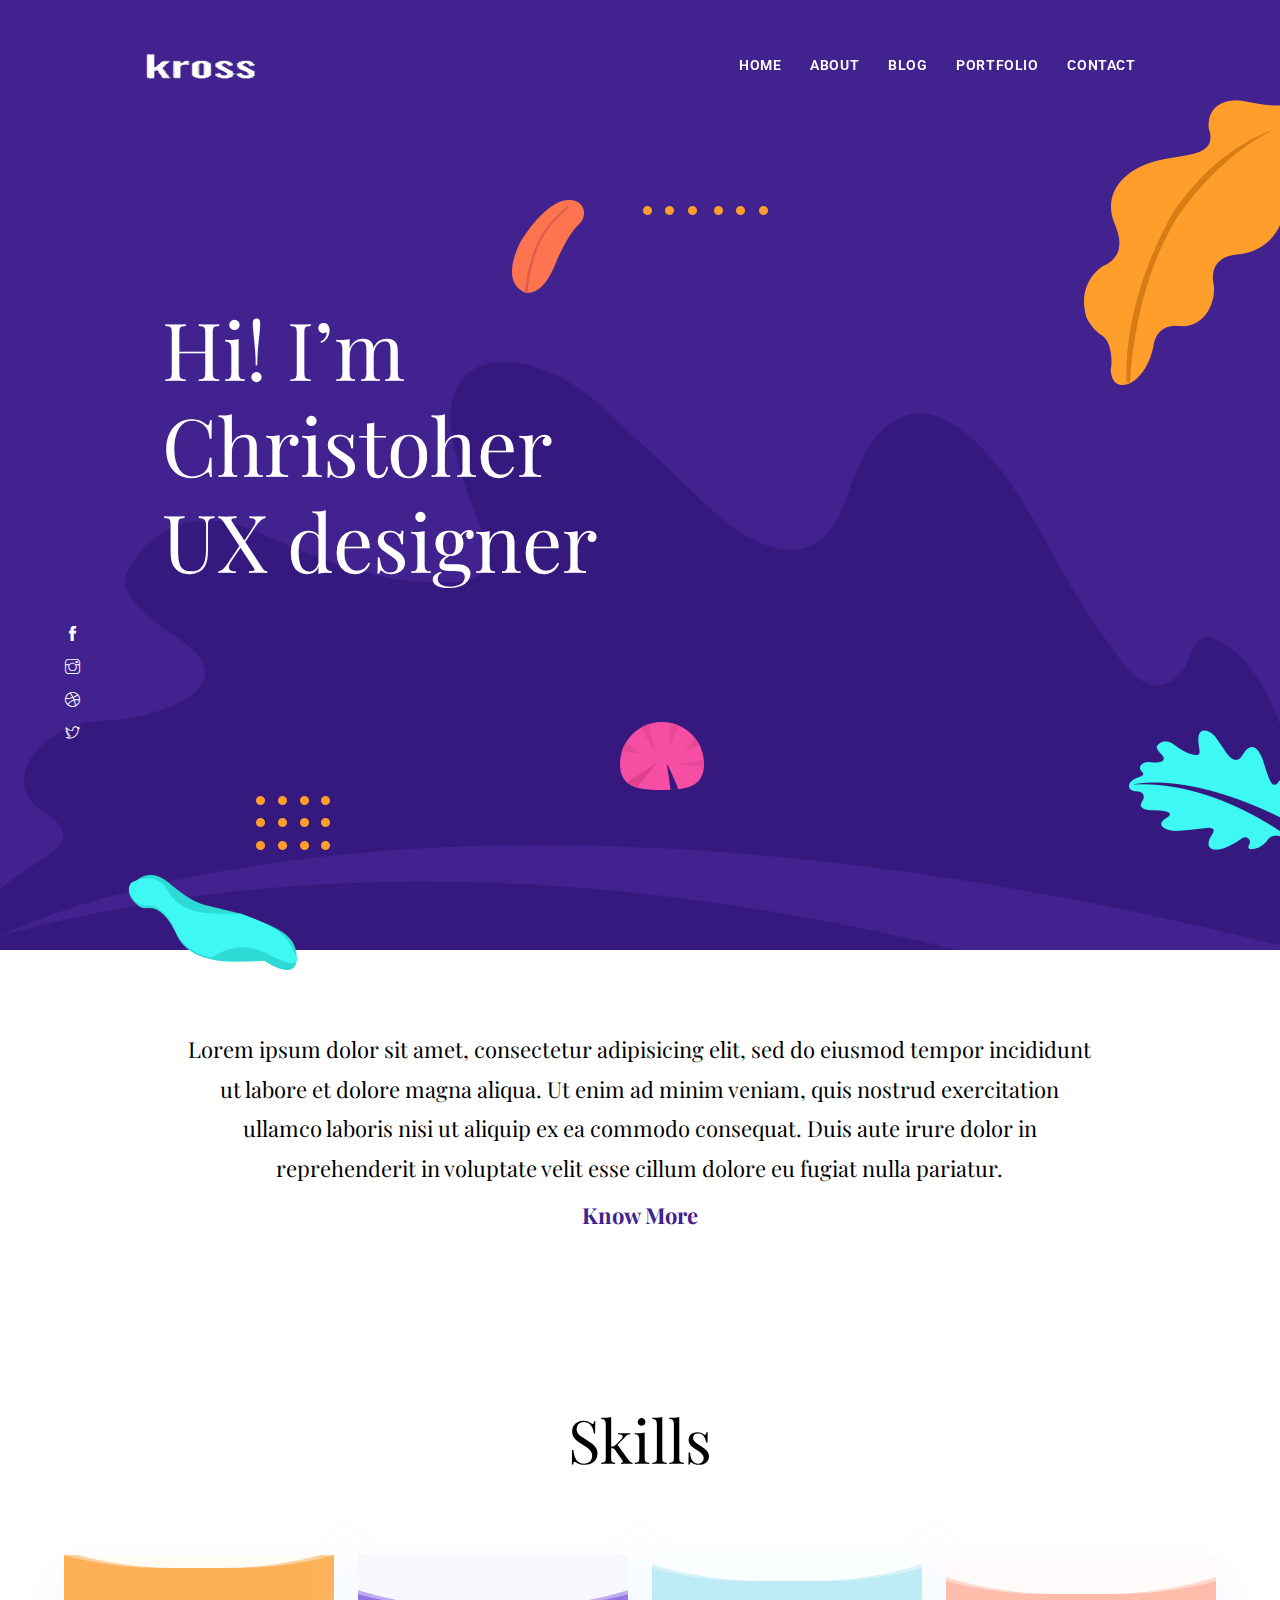
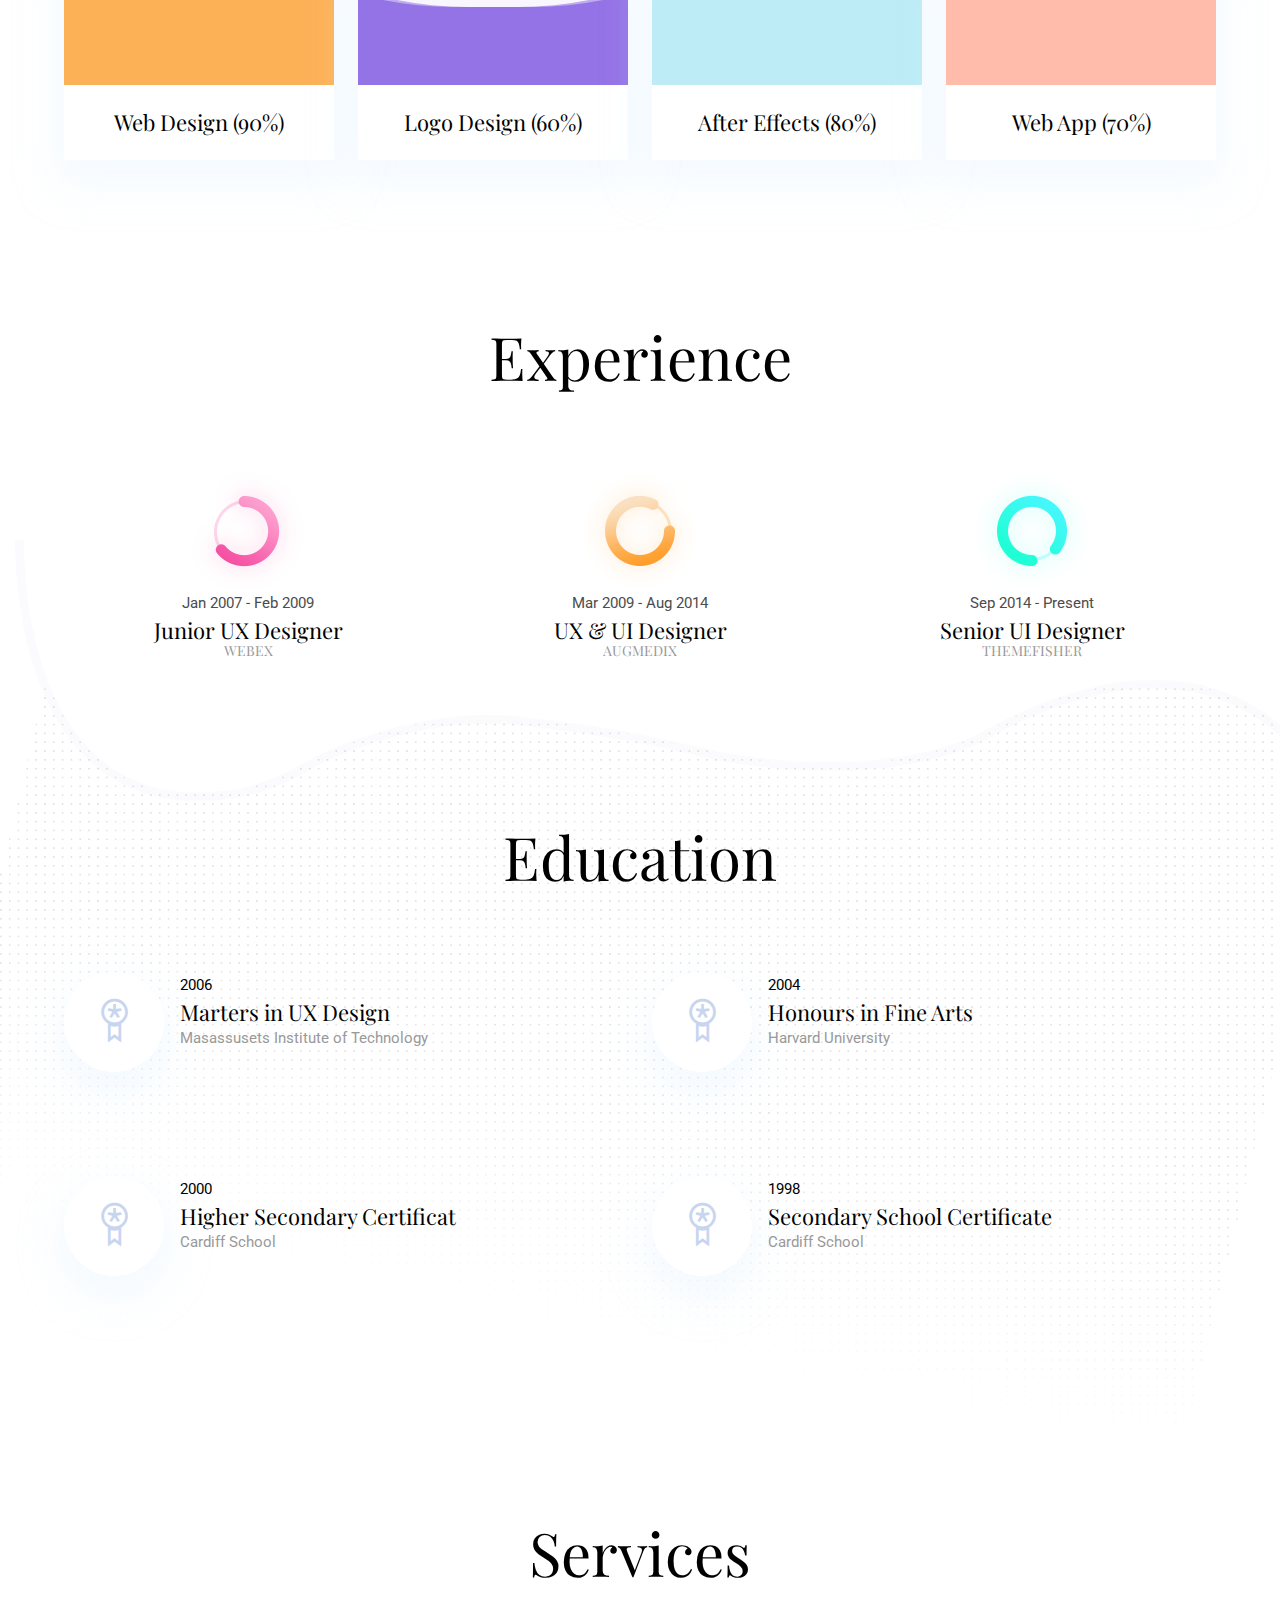
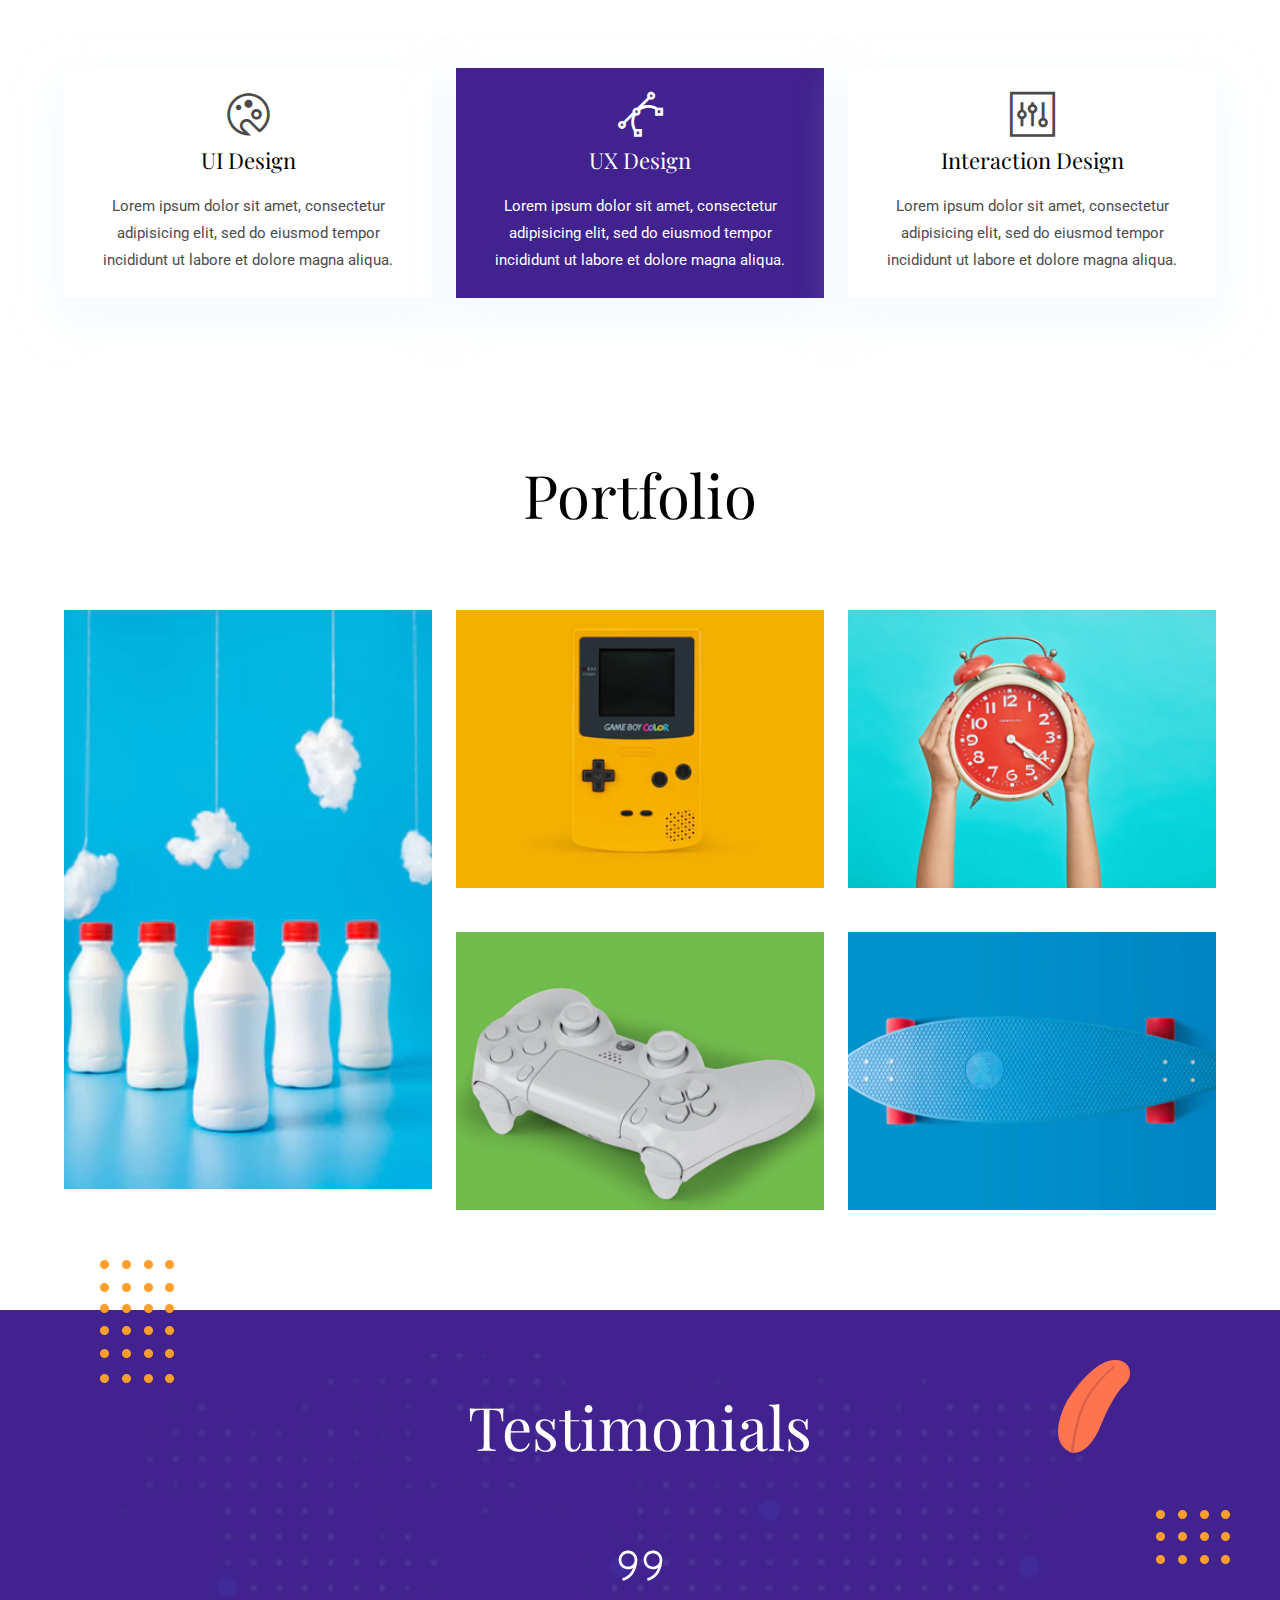
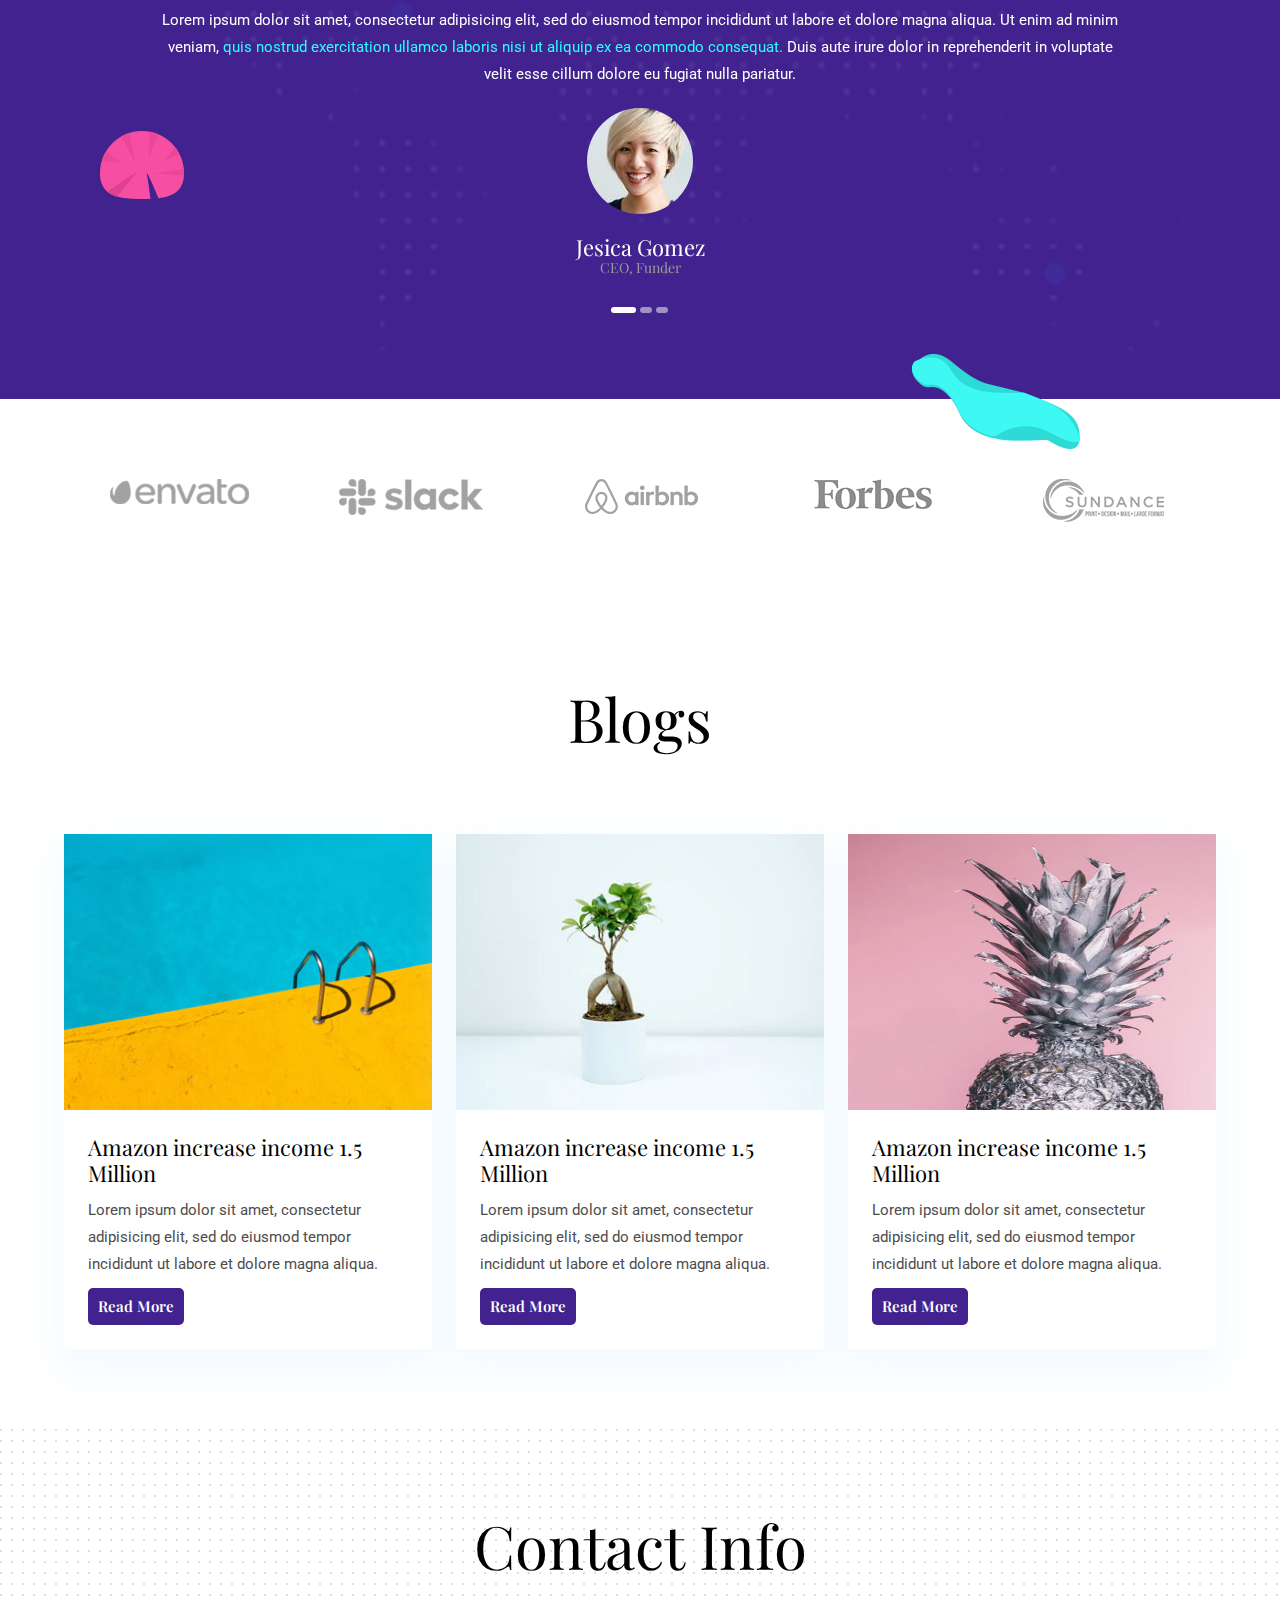
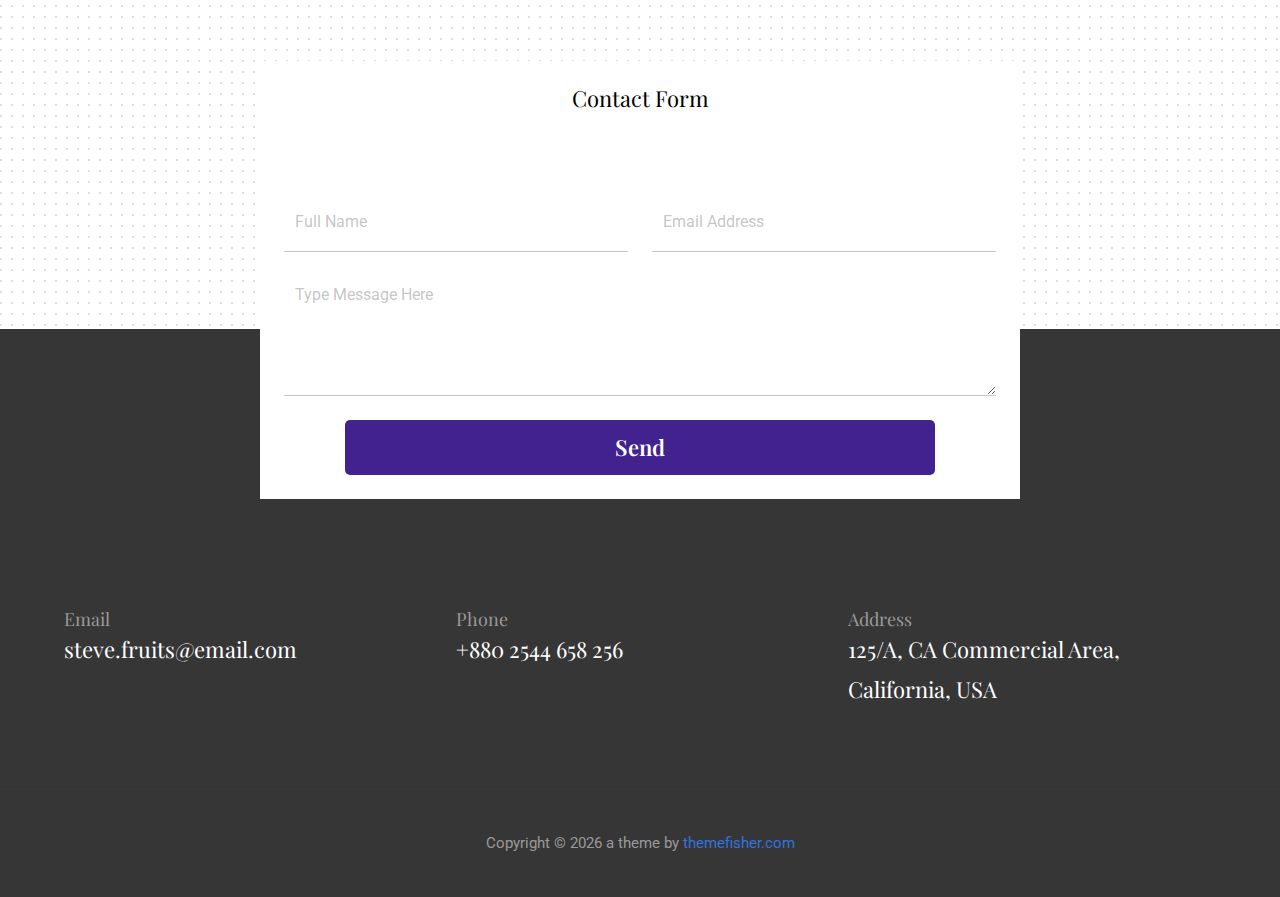
<file: index.html>
<!DOCTYPE html>

<!--
 // WEBSITE: https://themefisher.com
 // TWITTER: https://twitter.com/themefisher
 // FACEBOOK: https://www.facebook.com/themefisher
 // GITHUB: https://github.com/themefisher/
-->

<html lang="zxx">

<head>
  <meta charset="utf-8">
  <title>Kross | Portfolio Template</title>

  <!-- mobile responsive meta -->
  <meta name="viewport" content="width=device-width, initial-scale=1, maximum-scale=1">
  
  <!-- theme meta -->
  <meta name="theme-name" content="kross-bulma" />
  
  <!-- ** Plugins Needed for the Project ** -->
  <!-- bulma -->
  <link rel="stylesheet" href="plugins/bulma/bulma.min.css">
  <!-- slick slider -->
  <link rel="stylesheet" href="plugins/slick/slick.css">
  <!-- themefy-icon -->
  <link rel="stylesheet" href="plugins/themify-icons/themify-icons.css">

  <!-- Main Stylesheet -->
  <link href="css/style.css" rel="stylesheet">
  
  <!--Favicon-->
  <link rel="shortcut icon" href="images/favicon.ico" type="image/x-icon">
  <link rel="icon" href="images/favicon.ico" type="image/x-icon">

</head>

<body>
  

<header>
  <nav class="navbar is-dark is-fixed-top" role="navigation" aria-label="main navigation">
    <div class="navbar-brand">
      <a class="navbar-item" href="index.html">
        <img src="images/logo.png" width="112" height="28">
      </a>
  
      <a role="button" class="navbar-burger burger" aria-label="menu" aria-expanded="false" data-target="navigation">
        <span aria-hidden="true"></span>
        <span aria-hidden="true"></span>
        <span aria-hidden="true"></span>
      </a>
    </div>
  
    <div id="navigation" class="navbar-menu">
      <div class="navbar-end">
        <a href="index.html" class="navbar-item">Home</a>
        <a href="about.html" class="navbar-item">About</a>
        <a href="blog.html" class="navbar-item">blog</a>
        <a href="portfolio.html" class="navbar-item">portfolio</a>
        <a href="contact.html" class="navbar-item">contact</a>
      </div>
    </div>
  </nav>
</header>

<!-- hero area -->
<section class="hero-area has-background-primary" id="parallax">
  <div class="container">
    <div class="columns">
      <div class="column is-11-desktop is-offset-1-desktop">
        <h1 class="has-text-white font-tertiary">Hi! I’m <br> Christoher <br> UX designer</h1>
      </div>
    </div>
  </div>
  <div class="layer-bg is-full">
    <img class="image is-full" src="images/illustrations/leaf-bg.png" alt="bg-shape">
  </div>
  <div class="layer" id="l2">
    <img src="images/illustrations/dots-cyan.png" alt="bg-shape">
  </div>
  <div class="layer" id="l3">
    <img src="images/illustrations/leaf-orange.png" alt="bg-shape">
  </div>
  <div class="layer" id="l4">
    <img src="images/illustrations/dots-orange.png" alt="bg-shape">
  </div>
  <div class="layer" id="l5">
    <img src="images/illustrations/leaf-yellow.png" alt="bg-shape">
  </div>
  <div class="layer" id="l6">
    <img src="images/illustrations/leaf-cyan.png" alt="bg-shape">
  </div>
  <div class="layer" id="l7">
    <img src="images/illustrations/dots-group-orange.png" alt="bg-shape">
  </div>
  <div class="layer" id="l8">
    <img src="images/illustrations/leaf-pink-round.png" alt="bg-shape">
  </div>
  <div class="layer" id="l9">
    <img src="images/illustrations/leaf-cyan-2.png" alt="bg-shape">
  </div>
  <!-- social icon -->
  <div class="list list-hero-social">
    <a class="list-item has-text-white" href="#"><i class="ti-facebook"></i></a>
    <a class="list-item has-text-white" href="#"><i class="ti-instagram"></i></a>
    <a class="list-item has-text-white" href="#"><i class="ti-dribbble"></i></a>
    <a class="list-item has-text-white" href="#"><i class="ti-twitter"></i></a>
  </div>
  <!-- /social icon -->
</section>
<!-- /hero area -->

<!-- about -->
<section class="section">
  <div class="container">
    <div class="columns is-centered">
      <div class="column is-four-fifths-desktop has-text-centered">
        <p class="font-secondary paragraph-lg has-text-dark">Lorem ipsum dolor sit amet, consectetur adipisicing elit, sed
          do eiusmod tempor incididunt ut labore et dolore magna aliqua. Ut enim ad minim veniam, quis nostrud
          exercitation ullamco laboris nisi ut aliquip ex ea commodo consequat. Duis aute irure dolor in reprehenderit
          in voluptate velit esse cillum dolore eu fugiat nulla pariatur.</p>
        <a href="about.html" class="button is-link">know more</a>
      </div>
    </div>
  </div>
</section>
<!-- /about -->

<!-- skills -->
<section class="section">
  <div class="container">
    <div class="has-text-centered">
      <h2 class="section-title">Skills</h2>
    </div>
    <div class="columns is-multiline">
      <div class="column is-3-desktop is-6-tablet">
        <div class="card shadow has-text-centered">
          <div class="is-relative rounded-top progress-wrapper" data-color="#fdb157">
            <div class="wave" data-progress="90%"></div>
          </div>
          <div class="card-content has-background-white">
            <h4>Web Design (90%)</h4>
          </div>
        </div>
      </div>
      <div class="column is-3-desktop is-6-tablet">
        <div class="card shadow has-text-centered">
          <div class="is-relative rounded-top progress-wrapper" data-color="#9473e6">
            <div class="wave" data-progress="60%"></div>
          </div>
          <div class="card-content has-background-white">
            <h4>Logo Design (60%)</h4>
          </div>
        </div>
      </div>
      <div class="column is-3-desktop is-6-tablet">
        <div class="card shadow has-text-centered">
          <div class="is-relative rounded-top progress-wrapper" data-color="#bdecf6">
            <div class="wave" data-progress="80%"></div>
          </div>
          <div class="card-content has-background-white">
            <h4>After Effects (80%)</h4>
          </div>
        </div>
      </div>
      <div class="column is-3-desktop is-6-tablet">
        <div class="card shadow has-text-centered">
          <div class="is-relative rounded-top progress-wrapper" data-color="#ffbcaa">
            <div class="wave" data-progress="70%"></div>
          </div>
          <div class="card-content has-background-white">
            <h4>Web App (70%)</h4>
          </div>
        </div>
      </div>
    </div>
  </div>
</section>
<!-- /skills -->

<!-- experience -->
<section class="section">
  <div class="container">
    <div class="has-text-centered">
      <h2 class="section-title">Experience</h2>
    </div>
    <div class="columns">
      <div class="column has-text-centered">
        <img src="images/experience/icon-1.png" alt="icon">
        <p class="mb-0">Jan 2007 - Feb 2009</p>
        <h4>Junior UX Designer</h4>
        <h6 class="has-text-light">WEBEX</h6>
      </div>
      <div class="column has-text-centered">
        <img src="images/experience/icon-2.png" alt="icon">
        <p class="mb-0">Mar 2009 - Aug 2014</p>
        <h4>UX & UI Designer</h4>
        <h6 class="has-text-light">AUGMEDIX</h6>
      </div>
      <div class="column has-text-centered">
        <img src="images/experience/icon-3.png" alt="icon">
        <p class="mb-0">Sep 2014 - Present</p>
        <h4>Senior UI Designer</h4>
        <h6 class="has-text-light">THEMEFISHER</h6>
      </div>
    </div>
  </div>
</section>
<!-- ./experience -->

<!-- education -->
<section class="section is-relative">
  <!-- bg image -->
  <img class="image edu-bg-image" src="images/backgrounds/education-bg.png" alt="bg-image">
  <div class="container">
    <div class="has-text-centered">
      <h2 class="section-title">Education</h2>
    </div>
    <div class="columns is-multiline">
      <div class="column is-6 mb-80">
        <div class="media">
          <div class="media-left">
            <i class="ti-medall icon icon-light icon-bg has-background-white shadow is-rounded is-block"></i>
          </div>
          <div class="media-content">
            <p class="has-text-dark mb-1">2006</p>
            <h4>Marters in UX Design</h4>
            <p class="mb-0 has-text-light">Masassusets Institute of Technology</p>
          </div>
        </div>
      </div>
      <div class="column is-6 mb-80">
        <div class="media">
          <div class="media-left">
            <i class="ti-medall icon icon-light icon-bg has-background-white shadow is-rounded is-block"></i>
          </div>
          <div class="media-content">
            <p class="has-text-dark mb-1">2004</p>
            <h4>Honours in Fine Arts</h4>
            <p class="mb-0 has-text-light">Harvard University</p>
          </div>
        </div>
      </div>
      <div class="column is-6 mb-80">
        <div class="media">
          <div class="media-left">
            <i class="ti-medall icon icon-light icon-bg has-background-white shadow is-rounded is-block"></i>
          </div>
          <div class="media-content">
            <p class="has-text-dark mb-1">2000</p>
            <h4>Higher Secondary Certificat</h4>
            <p class="mb-0 has-text-light">Cardiff School</p>
          </div>
        </div>
      </div>
      <div class="column is-6 mb-80">
        <div class="media">
          <div class="media-left">
            <i class="ti-medall icon icon-light icon-bg has-background-white shadow is-rounded is-block"></i>
          </div>
          <div class="media-content">
            <p class="has-text-dark mb-1">1998</p>
            <h4>Secondary School Certificate</h4>
            <p class="mb-0 has-text-light">Cardiff School</p>
          </div>
        </div>
      </div>
    </div>
  </div>
</section>
<!-- /education -->

<!-- services -->
<section class="section">
  <div class="container">
    <div class="has-text-centered">
      <h2 class="section-title">Services</h2>
    </div>
    <div class="columns is-multiline">
      <div class="column">
        <div class="card hover-shadow shadow">
          <div class="card-content has-text-centered">
            <i class="ti-palette icon mb-10 is-inline-block"></i>
            <h4 class="mb-20">UI Design</h4>
            <p>Lorem ipsum dolor sit amet, consectetur adipisicing elit, sed do eiusmod tempor incididunt ut labore et
              dolore magna aliqua.</p>
          </div>
        </div>
      </div>
      <div class="column">
        <div class="card active-bg-primary hover-shadow shadow">
          <div class="card-content has-text-centered">
            <i class="ti-vector icon mb-10 is-inline-block"></i>
            <h4 class="mb-20">UX Design</h4>
            <p>Lorem ipsum dolor sit amet, consectetur adipisicing elit, sed do eiusmod tempor incididunt ut labore et
              dolore magna aliqua.</p>
          </div>
        </div>
      </div>
      <div class="column">
        <div class="card hover-shadow shadow">
          <div class="card-content has-text-centered">
            <i class="ti-panel icon mb-10 is-inline-block"></i>
            <h4 class="mb-20">Interaction Design</h4>
            <p>Lorem ipsum dolor sit amet, consectetur adipisicing elit, sed do eiusmod tempor incididunt ut labore et
              dolore magna aliqua.</p>
          </div>
        </div>
      </div>
    </div>
  </div>
</section>
<!-- /services -->

<!-- portfolio -->
<section class="section">
  <div class="container">
    <div class="has-text-centered">
      <h2 class="section-title">Portfolio</h2>
    </div>
    <div class="columns is-multiline shuffle-wrapper">
      <div class="column is-4-desktop is-6-tablet mb-20 shuffle-item">
        <div class="is-relative hover-wrapper">
          <img src="images/portfolio/item-1.png" alt="portfolio-image" class="image is-full">
          <div class="hover-overlay">
            <div class="hover-content">
              <a class="button is-small is-light" href="project-single.html">view project</a>
            </div>
          </div>
        </div>
      </div>
      <div class="column is-4-desktop is-6-tablet mb-20 shuffle-item">
        <div class="is-relative hover-wrapper">
          <img src="images/portfolio/item-2.png" alt="portfolio-image" class="image is-full">
          <div class="hover-overlay">
            <div class="hover-content">
              <a class="button is-small is-light" href="project-single.html">view project</a>
            </div>
          </div>
        </div>
      </div>
      <div class="column is-4-desktop is-6-tablet mb-20 shuffle-item">
        <div class="is-relative hover-wrapper">
          <img src="images/portfolio/item-3.png" alt="portfolio-image" class="image is-full">
          <div class="hover-overlay">
            <div class="hover-content">
              <a class="button is-small is-light" href="project-single.html">view project</a>
            </div>
          </div>
        </div>
      </div>
      <div class="column is-4-desktop is-6-tablet mb-20 shuffle-item">
        <div class="is-relative hover-wrapper">
          <img src="images/portfolio/item-4.png" alt="portfolio-image" class="image is-full">
          <div class="hover-overlay">
            <div class="hover-content">
              <a class="button is-small is-light" href="project-single.html">view project</a>
            </div>
          </div>
        </div>
      </div>
      <div class="column is-4-desktop is-6-tablet mb-20 shuffle-item">
        <div class="is-relative hover-wrapper">
          <img src="images/portfolio/item-5.png" alt="portfolio-image" class="image is-full">
          <div class="hover-overlay">
            <div class="hover-content">
              <a class="button is-small is-light" href="project-single.html">view project</a>
            </div>
          </div>
        </div>
      </div>
    </div>
  </div>
</section>
<!-- /portfolio -->

<!-- testimonial -->
<section class="section has-background-primary is-relative testimonial-bg-shapes">
  <div class="container">
    <div class="has-text-centered">
      <h2 class="section-title has-text-white">Testimonials</h2>
    </div>
    <div class="columns is-centered">
      <div class="column is-10 testimonial-slider">
        <!-- slider-item -->
        <div class="has-text-centered testimonial-content">
          <i class="ti-quote-right has-text-white icon mb-20 is-inline-block"></i>
          <p class="has-text-white mb-20">Lorem ipsum dolor sit amet, consectetur adipisicing elit, sed do eiusmod tempor
            incididunt ut labore et dolore magna aliqua. Ut enim ad minim veniam, <strong>quis nostrud exercitation
              ullamco laboris nisi ut aliquip ex ea commodo consequat.</strong> Duis aute irure dolor in reprehenderit
            in voluptate velit esse cillum dolore eu fugiat nulla pariatur.</p>
          <img class="image is-rounded is-inline-block mb-20" src="images/testimonial/client-1.png"
            alt="client-image">
          <h4 class="has-text-white">Jesica Gomez</h4>
          <h6 class="has-text-light mb-20">CEO, Funder</h6>
        </div>
        <!-- slider-item -->
        <div class="has-text-centered testimonial-content">
          <i class="ti-quote-right has-text-white icon mb-4 d-inline-block"></i>
          <p class="has-text-white mb-4">Lorem ipsum dolor sit amet, consectetur adipisicing elit, sed do eiusmod tempor
            incididunt ut labore et dolore magna aliqua. Ut enim ad minim veniam, <strong>quis nostrud exercitation
              ullamco
              laboris nisi ut aliquip ex ea commodo consequat.</strong> Duis aute irure dolor in reprehenderit in
            voluptate velit
            esse cillum dolore eu fugiat nulla pariatur.</p>
          <img class="image is-rounded is-block" src="images/testimonial/client-1.png"
            alt="client-image">
          <h4 class="has-text-white">Jesica Gomez</h4>
          <h6 class="has-text-light mb-4">CEO, Funder</h6>
        </div>
        <!-- slider-item -->
        <div class="has-text-centered testimonial-content">
          <i class="ti-quote-right has-text-white icon mb-4 d-inline-block"></i>
          <p class="has-text-white mb-4">Lorem ipsum dolor sit amet, consectetur adipisicing elit, sed do eiusmod tempor
            incididunt ut labore et dolore magna aliqua. Ut enim ad minim veniam, <strong>quis nostrud exercitation
              ullamco
              laboris nisi ut aliquip ex ea commodo consequat.</strong> Duis aute irure dolor in reprehenderit in
            voluptate velit
            esse cillum dolore eu fugiat nulla pariatur.</p>
          <img class="image is-rounded is-block" src="images/testimonial/client-1.png"
            alt="client-image">
          <h4 class="has-text-white">Jesica Gomez</h4>
          <h6 class="has-text-light mb-4">CEO, Funder</h6>
        </div>
      </div>
    </div>
  </div>
  <!-- bg shapes -->
  <img src="images/backgrounds/map.png" alt="map" class="image bg-map">
  <img src="images/illustrations/dots-group-v.png" alt="bg-shape" class="image bg-shape-1">
  <img src="images/illustrations/leaf-orange.png" alt="bg-shape" class="image bg-shape-2">
  <img src="images/illustrations/dots-group-sm.png" alt="bg-shape" class="image bg-shape-3">
  <img src="images/illustrations/leaf-pink-round.png" alt="bg-shape" class="image bg-shape-4">
  <img src="images/illustrations/leaf-cyan.png" alt="bg-shape" class="image bg-shape-5">
</section>
<!-- /testimonial -->

<!-- client logo slider -->
<section class="section pb-0">
  <div class="container">
    <div class="client-logo-slider is-flex align-items-center">
      <a href="#" class="has-text-centered is-block outline-0"><img class="d-unset image"
          src="images/clients-logo/client-logo-1.png" alt="client-logo"></a>
      <a href="#" class="has-text-centered is-block outline-0"><img class="d-unset image"
          src="images/clients-logo/client-logo-2.png" alt="client-logo"></a>
      <a href="#" class="has-text-centered is-block outline-0"><img class="d-unset image"
          src="images/clients-logo/client-logo-3.png" alt="client-logo"></a>
      <a href="#" class="has-text-centered is-block outline-0"><img class="d-unset image"
          src="images/clients-logo/client-logo-4.png" alt="client-logo"></a>
      <a href="#" class="has-text-centered is-block outline-0"><img class="d-unset image"
          src="images/clients-logo/client-logo-5.png" alt="client-logo"></a>
      <a href="#" class="has-text-centered is-block outline-0"><img class="d-unset image"
          src="images/clients-logo/client-logo-1.png" alt="client-logo"></a>
      <a href="#" class="has-text-centered is-block outline-0"><img class="d-unset image"
          src="images/clients-logo/client-logo-2.png" alt="client-logo"></a>
      <a href="#" class="has-text-centered is-block outline-0"><img class="d-unset image"
          src="images/clients-logo/client-logo-3.png" alt="client-logo"></a>
      <a href="#" class="has-text-centered is-block outline-0"><img class="d-unset image"
          src="images/clients-logo/client-logo-4.png" alt="client-logo"></a>
      <a href="#" class="has-text-centered is-block outline-0"><img class="d-unset image"
          src="images/clients-logo/client-logo-5.png" alt="client-logo"></a>
    </div>
  </div>
</section>
<!-- /client logo slider -->

<!-- blog -->
<section class="section">
  <div class="container">
    <div class="has-text-centered">
      <h2 class="section-title">Blogs</h2>
    </div>
    <div class="columns is-multiline">
      <div class="column is-4-desktop is-6-tablet">
        <article class="card shadow">
          <figure class="image is-4by3">
            <img src="images/blog/post-3.jpg" alt="Placeholder image">
          </figure>
          <div class="card-content">
            <h4 class="mb-10"><a class="has-text-dark" href="blog-single.html">Amazon increase income 1.5 Million</a>
            </h4>
            <p class="mb-10">Lorem ipsum dolor sit amet, consectetur adipisicing elit, sed do eiusmod tempor
              incididunt ut labore et
              dolore magna aliqua.</p>
            <a href="blog-single.html" class="button is-extra-small is-primary">Read More</a>
          </div>
        </article>
      </div>
      <div class="column is-4-desktop is-6-tablet">
        <article class="card shadow">
          <figure class="image is-4by3">
            <img src="images/blog/post-4.jpg" alt="Placeholder image">
          </figure>
          <div class="card-content">
            <h4 class="mb-10"><a class="has-text-dark" href="blog-single.html">Amazon increase income 1.5 Million</a>
            </h4>
            <p class="mb-10">Lorem ipsum dolor sit amet, consectetur adipisicing elit, sed do eiusmod tempor
              incididunt ut labore et
              dolore magna aliqua.</p>
            <a href="blog-single.html" class="button is-extra-small is-primary">Read More</a>
          </div>
        </article>
      </div>
      <div class="column is-4-desktop is-6-tablet">
        <article class="card shadow">
          <figure class="image is-4by3">
            <img src="images/blog/post-6.jpg" alt="Placeholder image">
          </figure>
          <div class="card-content">
            <h4 class="mb-10"><a class="has-text-dark" href="blog-single.html">Amazon increase income 1.5 Million</a>
            </h4>
            <p class="mb-10">Lorem ipsum dolor sit amet, consectetur adipisicing elit, sed do eiusmod tempor
              incididunt ut labore et
              dolore magna aliqua.</p>
            <a href="blog-single.html" class="button is-extra-small is-primary">Read More</a>
          </div>
        </article>
      </div>
    </div>
  </div>
</section>
<!-- /blog -->

<!-- contact -->
<section class="section section-on-footer" data-background="images/backgrounds/bg-dots.png">
  <div class="container">
    <div class="has-text-centered">
      <h2 class="section-title">Contact Info</h2>
    </div>
    <div class="columns is-centered">
      <div class="column is-8-desktop">
        <div class="has-background-white card-content has-text-centered shadow-down">
          <h4 class="mb-80">Contact Form</h4>
          <form action="#" class="columns is-multiline is-centered">
            <div class="column is-6-tablet">
              <input type="text" id="name" name="name" placeholder="Full Name" class="input">
            </div>
            <div class="column is-6-tablet">
              <input type="email" id="email" name="email" placeholder="Email Address" class="input">
            </div>
            <div class="column is-full">
              <textarea name="message" id="message" class="input"
                placeholder="Type Message Here"></textarea>
            </div>
            <div class="column is-6-tablet is-10">
              <button class="button is-primary is-fullwidth">send</button>
            </div>
          </form>
        </div>
      </div>
    </div>
  </div>
</section>
<!-- /contact -->

<!-- footer -->
<footer class="has-background-dark footer-section">
  <div class="section">
    <div class="container">
      <div class="columns">
        <div class="column is-4-tablet">
          <h5 class="has-text-light">Email</h5>
          <p class="has-text-white paragraph-lg font-secondary">steve.fruits@email.com</p>
        </div>
        <div class="column is-4-tablet">
          <h5 class="has-text-light">Phone</h5>
          <p class="has-text-white paragraph-lg font-secondary">+880 2544 658 256</p>
        </div>
        <div class="column is-4-tablet">
          <h5 class="has-text-light">Address</h5>
          <p class="has-text-white paragraph-lg font-secondary">125/A, CA Commercial Area, California, USA</p>
        </div>
      </div>
    </div>
  </div>
  <div class="section is-small has-text-centered has-border-top is-border-dark">
    <p class="has-text-light">Copyright ©
      <script>
        var CurrentYear = new Date().getFullYear()
        document.write(CurrentYear)
      </script> a theme by <a href="themefisher.com">themefisher.com</a></p>
  </div>
</footer>
<!-- /footer -->

<!-- jQuery -->
<script src="plugins/jQuery/jquery.min.js"></script>
<!-- slick slider -->
<script src="plugins/slick/slick.min.js"></script>
<!-- filter -->
<script src="plugins/shuffle/shuffle.min.js"></script>

<!-- Main Script -->
<script src="js/script.js"></script>

</body>
</html>
</file>
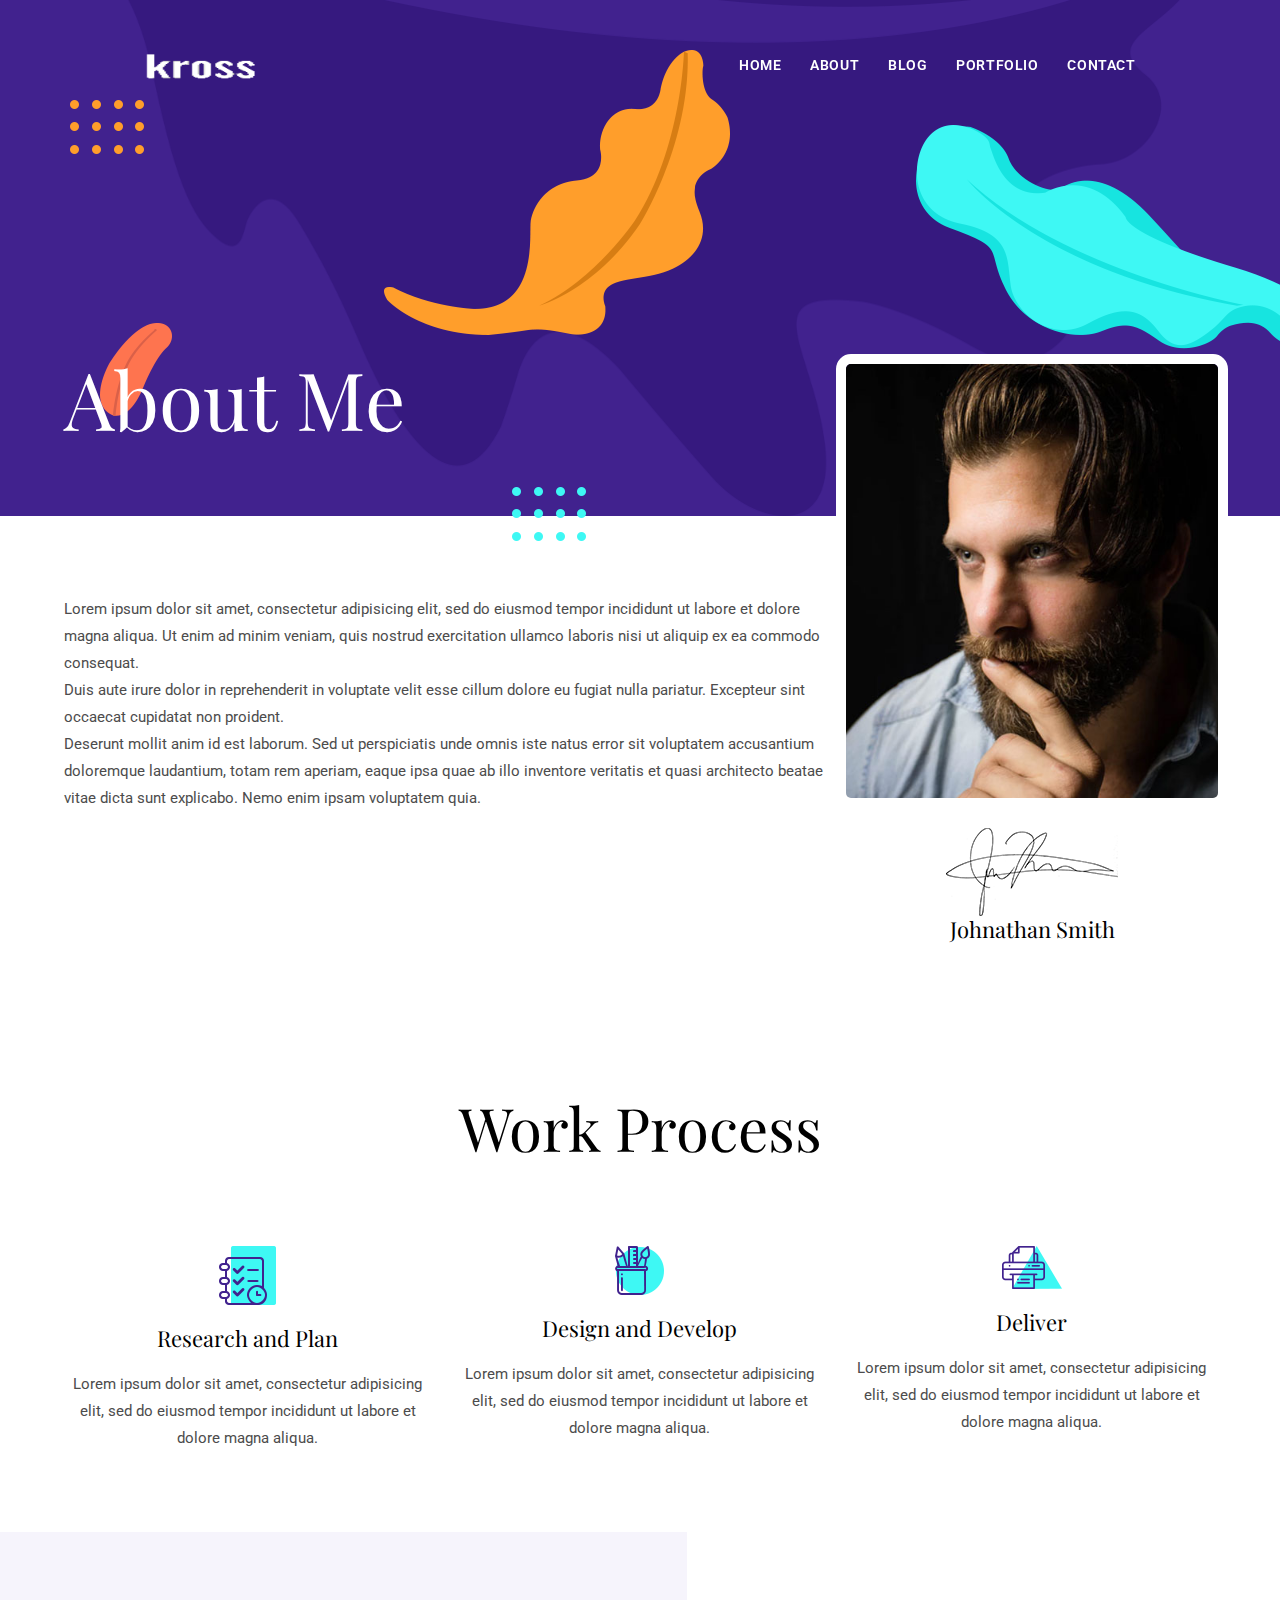
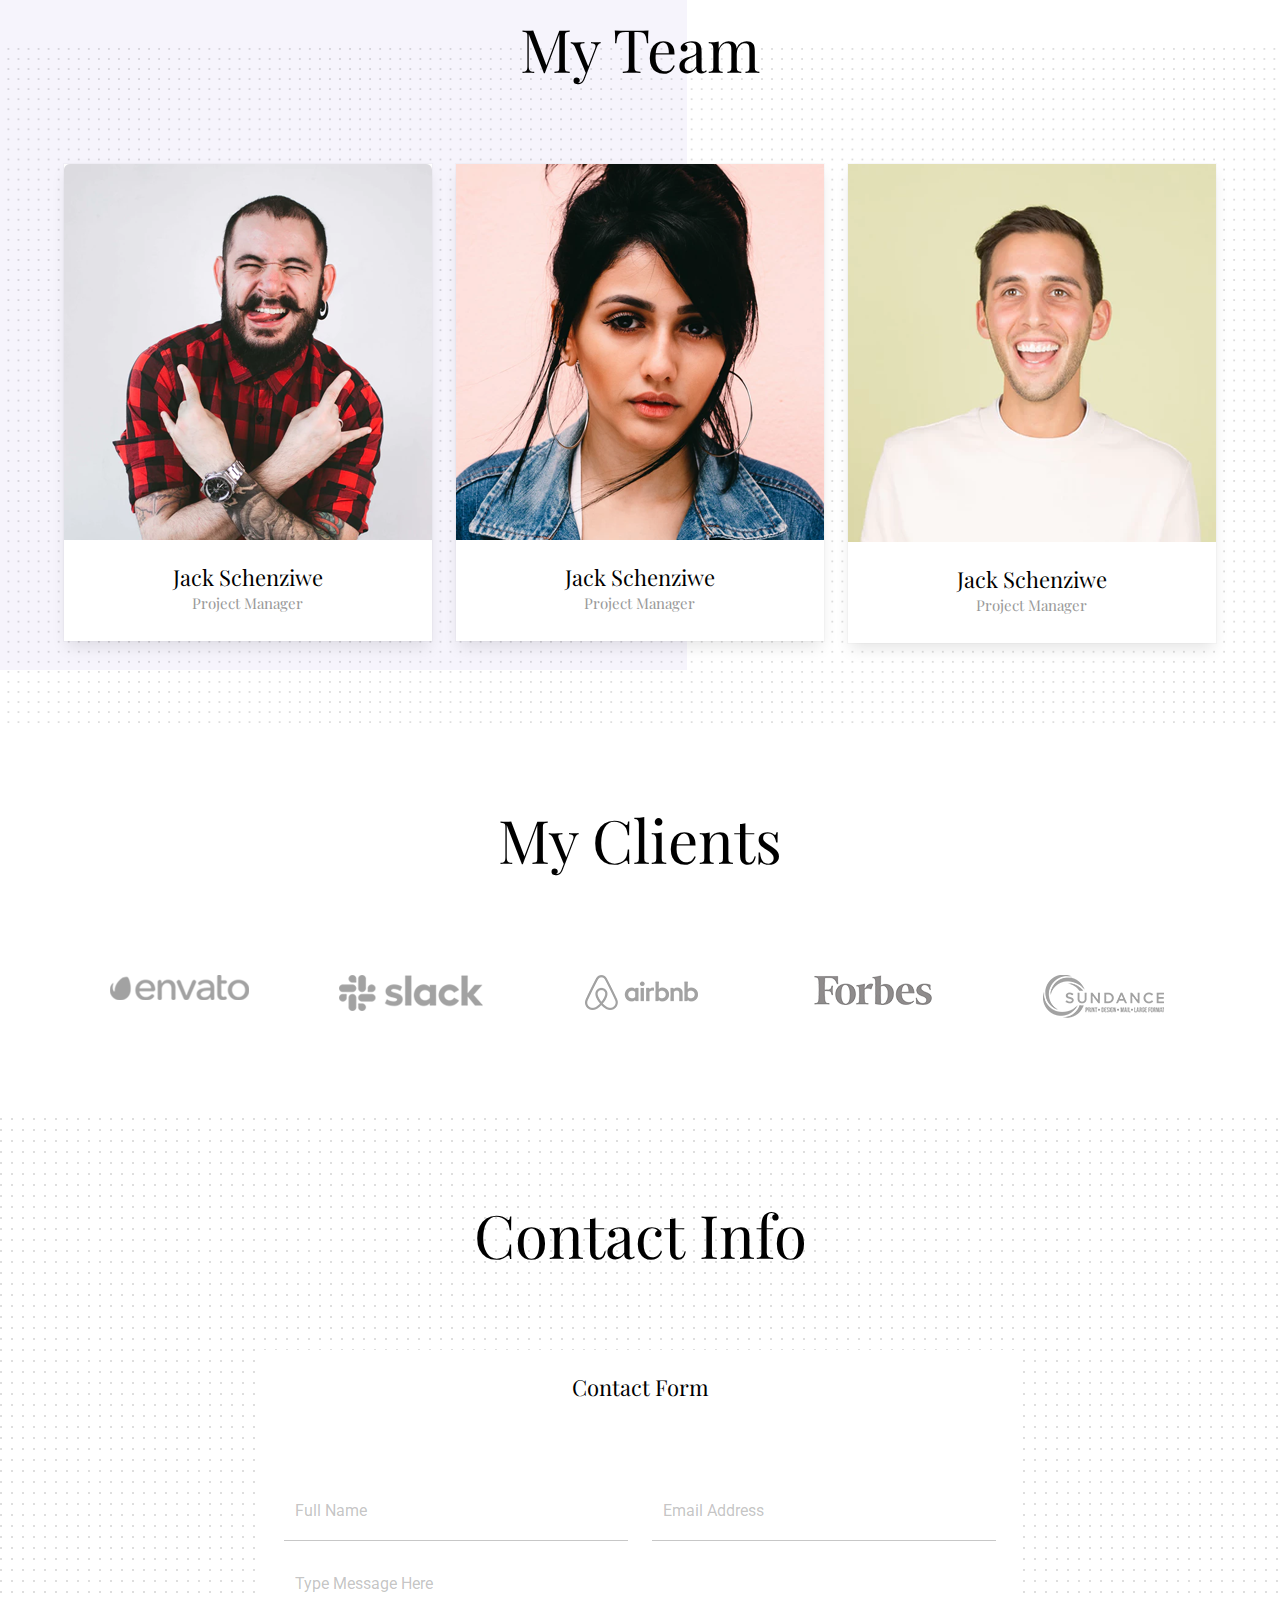
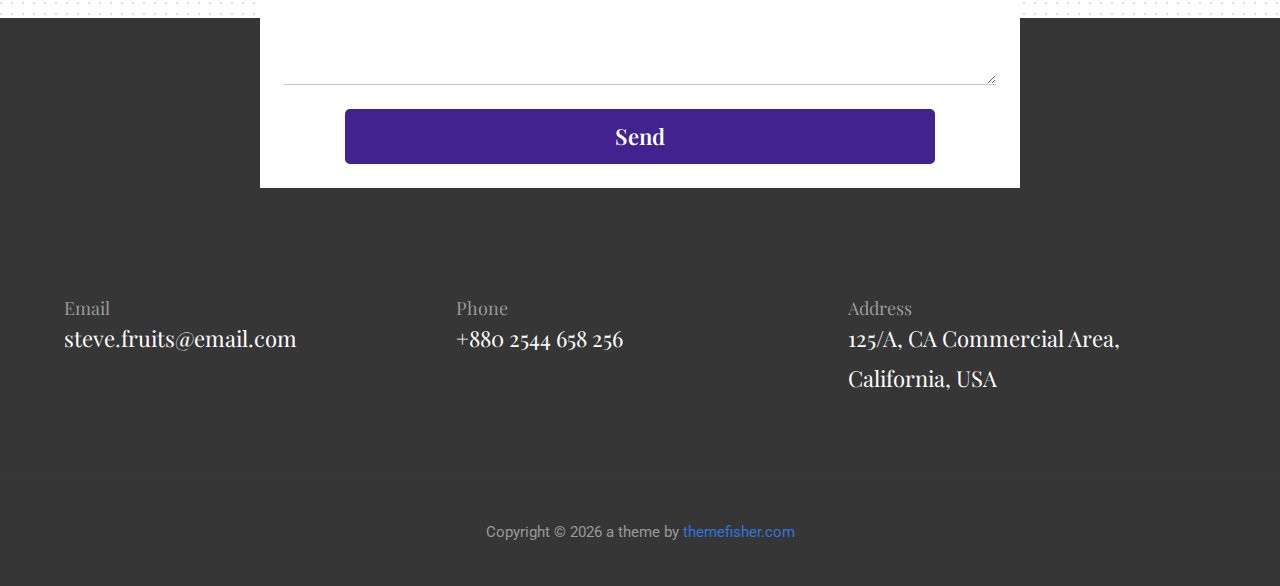
<file: about.html>
<!DOCTYPE html>

<!--
 // WEBSITE: https://themefisher.com
 // TWITTER: https://twitter.com/themefisher
 // FACEBOOK: https://www.facebook.com/themefisher
 // GITHUB: https://github.com/themefisher/
-->

<html lang="zxx">

<head>
  <meta charset="utf-8">
  <title>Kross | Portfolio Template</title>

  <!-- mobile responsive meta -->
  <meta name="viewport" content="width=device-width, initial-scale=1, maximum-scale=1">
  
  <!-- ** Plugins Needed for the Project ** -->
  <!-- bulma -->
  <link rel="stylesheet" href="plugins/bulma/bulma.min.css">
  <!-- slick slider -->
  <link rel="stylesheet" href="plugins/slick/slick.css">
  <!-- themefy-icon -->
  <link rel="stylesheet" href="plugins/themify-icons/themify-icons.css">

  <!-- Main Stylesheet -->
  <link href="css/style.css" rel="stylesheet">
  
  <!--Favicon-->
  <link rel="shortcut icon" href="images/favicon.ico" type="image/x-icon">
  <link rel="icon" href="images/favicon.ico" type="image/x-icon">

</head>

<body>
  

<header>
  <nav class="navbar is-dark is-fixed-top" role="navigation" aria-label="main navigation">
    <div class="navbar-brand">
      <a class="navbar-item" href="index.html">
        <img src="images/logo.png" width="112" height="28">
      </a>
  
      <a role="button" class="navbar-burger burger" aria-label="menu" aria-expanded="false" data-target="navigation">
        <span aria-hidden="true"></span>
        <span aria-hidden="true"></span>
        <span aria-hidden="true"></span>
      </a>
    </div>
  
    <div id="navigation" class="navbar-menu">
      <div class="navbar-end">
        <a href="index.html" class="navbar-item">Home</a>
        <a href="about.html" class="navbar-item">About</a>
        <a href="blog.html" class="navbar-item">blog</a>
        <a href="portfolio.html" class="navbar-item">portfolio</a>
        <a href="contact.html" class="navbar-item">contact</a>
      </div>
    </div>
  </nav>
</header>

<!-- page title -->
<section class="page-title-alt has-background-primary is-relative">
  <div class="container">
    <h1 class="has-text-white font-tertiary">About Me</h1>
  </div>
  <!-- background shapes -->
  <img src="images/illustrations/leaf-bg-top.png" alt="illustrations" class="bg-shape-1 w-100">
  <img src="images/illustrations/dots-group-sm.png" alt="illustrations" class="bg-shape-2">
  <img src="images/illustrations/leaf-yellow.png" alt="illustrations" class="bg-shape-3">
  <img src="images/illustrations/leaf-orange.png" alt="illustrations" class="bg-shape-4">
  <img src="images/illustrations/dots-group-cyan.png" alt="illustrations" class="bg-shape-5">
  <img src="images/illustrations/leaf-cyan-lg.png" alt="illustrations" class="bg-shape-6">
</section>
<!-- /page title -->

<!-- about -->
<section class="section">
  <div class="container">
    <div class="columns">
      <div class="column is-8-tablet">
        <p>Lorem ipsum dolor sit amet, consectetur adipisicing elit, sed do eiusmod tempor incididunt ut labore et
          dolore magna aliqua. Ut enim ad minim veniam, quis nostrud exercitation ullamco laboris nisi ut aliquip ex ea
          commodo consequat.</p>
        <p>Duis aute irure dolor in reprehenderit in voluptate velit esse cillum dolore eu fugiat nulla pariatur.
          Excepteur sint occaecat cupidatat non proident.</p>
        <p>Deserunt mollit anim id est laborum. Sed ut perspiciatis unde omnis iste natus error sit voluptatem
          accusantium doloremque laudantium, totam rem aperiam, eaque ipsa quae ab illo inventore veritatis et quasi
          architecto beatae vitae dicta sunt explicabo. Nemo enim ipsam voluptatem quia.</p>
      </div>
      <div class="col-md-4 has-text-centered drag-lg-top">
        <div class="shadow-down mb-20">
          <img src="images/about/author.jpg" alt="author"
            class="image full-width rounded-lg border-thick is-border-white">
        </div>
        <img src="images/about/signature.png" alt="signature">
        <h4>Johnathan Smith</h4>
      </div>
    </div>
  </div>
</section>
<!-- /about -->

<!-- Work Process -->
<section class="section">
  <div class="container">
    <div class="has-text-centered">
      <h2 class="section-title">Work Process</h2>
    </div>
    <div class="columns">
      <div class="column is-4-desktop has-text-centered hover-shadow has-padding-top-15">
        <img src="images/icons/plan.png" class="mb-20" alt="icon">
        <h4 class="mb-20">Research and Plan</h4>
        <p>Lorem ipsum dolor sit amet, consectetur adipisicing elit, sed do eiusmod tempor incididunt ut labore et
          dolore magna aliqua.</p>
      </div>
      <div class="column is-4-desktop has-text-centered hover-shadow has-padding-top-15">
        <img src="images/icons/design.png" class="mb-20" alt="icon">
        <h4 class="mb-20">Design and Develop</h4>
        <p>Lorem ipsum dolor sit amet, consectetur adipisicing elit, sed do eiusmod tempor incididunt ut labore et
          dolore magna aliqua.</p>
      </div>
      <div class="column is-4-desktop has-text-centered hover-shadow has-padding-top-15">
        <img src="images/icons/print.png" class="mb-20" alt="icon">
        <h4 class="mb-20">Deliver</h4>
        <p>Lorem ipsum dolor sit amet, consectetur adipisicing elit, sed do eiusmod tempor incididunt ut labore et
          dolore magna aliqua.</p>
      </div>
    </div>
  </div>
</section>
<!-- ./Work Process -->

<!-- team -->
<section class="section has-background-cover" data-background="images/backgrounds/team-bg.png">
  <div class="container">
    <div class="has-text-centered">
      <h2 class="section-title">My Team</h2>
    </div>
    <div class="columns is-multiline">
      <div class="column is-4-desktop is-6">
        <div class="card has-text-centered">
          <img src="images/team/member-1.png" class="image is-full">
          <div class="card-content">
            <h4>Jack Schenziwe</h4>
            <p class="has-text-light font-secondary">Project Manager</p>
          </div>
        </div>
      </div>
      <div class="column is-4-desktop is-6">
        <div class="card has-text-centered">
          <img src="images/team/member-2.png" class="image is-full">
          <div class="card-content">
            <h4>Jack Schenziwe</h4>
            <p class="has-text-light font-secondary">Project Manager</p>
          </div>
        </div>
      </div>
      <div class="column is-4-desktop is-6">
        <div class="card has-text-centered">
          <img src="images/team/member-3.png" class="image is-full">
          <div class="card-content">
            <h4>Jack Schenziwe</h4>
            <p class="has-text-light font-secondary">Project Manager</p>
          </div>
        </div>
      </div>
    </div>
  </div>
</section>
<!-- /team -->

<!-- clients -->
<section class="section">
  <div class="container">
    <div class="has-text-centered">
      <h2 class="section-title">My Clients</h2>
    </div>
    <div class="client-logo-slider is-flex is-vcentered">
      <a href="#" class="has-text-centered is-block outline-0 has-padding-20"><img class="d-unset image"
          src="images/clients-logo/client-logo-1.png" alt="client-logo"></a>
      <a href="#" class="has-text-centered is-block outline-0 has-padding-20"><img class="d-unset image"
          src="images/clients-logo/client-logo-2.png" alt="client-logo"></a>
      <a href="#" class="has-text-centered is-block outline-0 has-padding-20"><img class="d-unset image"
          src="images/clients-logo/client-logo-3.png" alt="client-logo"></a>
      <a href="#" class="has-text-centered is-block outline-0 has-padding-20"><img class="d-unset image"
          src="images/clients-logo/client-logo-4.png" alt="client-logo"></a>
      <a href="#" class="has-text-centered is-block outline-0 has-padding-20"><img class="d-unset image"
          src="images/clients-logo/client-logo-5.png" alt="client-logo"></a>
      <a href="#" class="has-text-centered is-block outline-0 has-padding-20"><img class="d-unset image"
          src="images/clients-logo/client-logo-1.png" alt="client-logo"></a>
      <a href="#" class="has-text-centered is-block outline-0 has-padding-20"><img class="d-unset image"
          src="images/clients-logo/client-logo-2.png" alt="client-logo"></a>
      <a href="#" class="has-text-centered is-block outline-0 has-padding-20"><img class="d-unset image"
          src="images/clients-logo/client-logo-3.png" alt="client-logo"></a>
      <a href="#" class="has-text-centered is-block outline-0 has-padding-20"><img class="d-unset image"
          src="images/clients-logo/client-logo-4.png" alt="client-logo"></a>
      <a href="#" class="has-text-centered is-block outline-0 has-padding-20"><img class="d-unset image"
          src="images/clients-logo/client-logo-5.png" alt="client-logo"></a>
    </div>
  </div>
</section>
<!-- /clients -->

<!-- contact -->
<section class="section section-on-footer" data-background="images/backgrounds/bg-dots.png">
  <div class="container">
    <div class="has-text-centered">
      <h2 class="section-title">Contact Info</h2>
    </div>
    <div class="columns is-centered">
      <div class="column is-8-desktop">
        <div class="has-background-white card-content has-text-centered shadow-down">
          <h4 class="mb-80">Contact Form</h4>
          <form action="#" class="columns is-multiline is-centered">
            <div class="column is-6-tablet">
              <input type="text" id="name" name="name" placeholder="Full Name" class="input">
            </div>
            <div class="column is-6-tablet">
              <input type="email" id="email" name="email" placeholder="Email Address" class="input">
            </div>
            <div class="column is-full">
              <textarea name="message" id="message" class="input"
                placeholder="Type Message Here"></textarea>
            </div>
            <div class="column is-6-tablet is-10">
              <button class="button is-primary is-fullwidth">send</button>
            </div>
          </form>
        </div>
      </div>
    </div>
  </div>
</section>
<!-- /contact -->

<!-- footer -->
<footer class="has-background-dark footer-section">
  <div class="section">
    <div class="container">
      <div class="columns">
        <div class="column is-4-tablet">
          <h5 class="has-text-light">Email</h5>
          <p class="has-text-white paragraph-lg font-secondary">steve.fruits@email.com</p>
        </div>
        <div class="column is-4-tablet">
          <h5 class="has-text-light">Phone</h5>
          <p class="has-text-white paragraph-lg font-secondary">+880 2544 658 256</p>
        </div>
        <div class="column is-4-tablet">
          <h5 class="has-text-light">Address</h5>
          <p class="has-text-white paragraph-lg font-secondary">125/A, CA Commercial Area, California, USA</p>
        </div>
      </div>
    </div>
  </div>
  <div class="section is-small has-text-centered has-border-top is-border-dark">
    <p class="has-text-light">Copyright ©
      <script>
        var CurrentYear = new Date().getFullYear()
        document.write(CurrentYear)
      </script> a theme by <a href="themefisher.com">themefisher.com</a></p>
  </div>
</footer>
<!-- /footer -->

<!-- jQuery -->
<script src="plugins/jQuery/jquery.min.js"></script>
<!-- slick slider -->
<script src="plugins/slick/slick.min.js"></script>
<!-- filter -->
<script src="plugins/shuffle/shuffle.min.js"></script>

<!-- Main Script -->
<script src="js/script.js"></script>

</body>
</html>
</file>
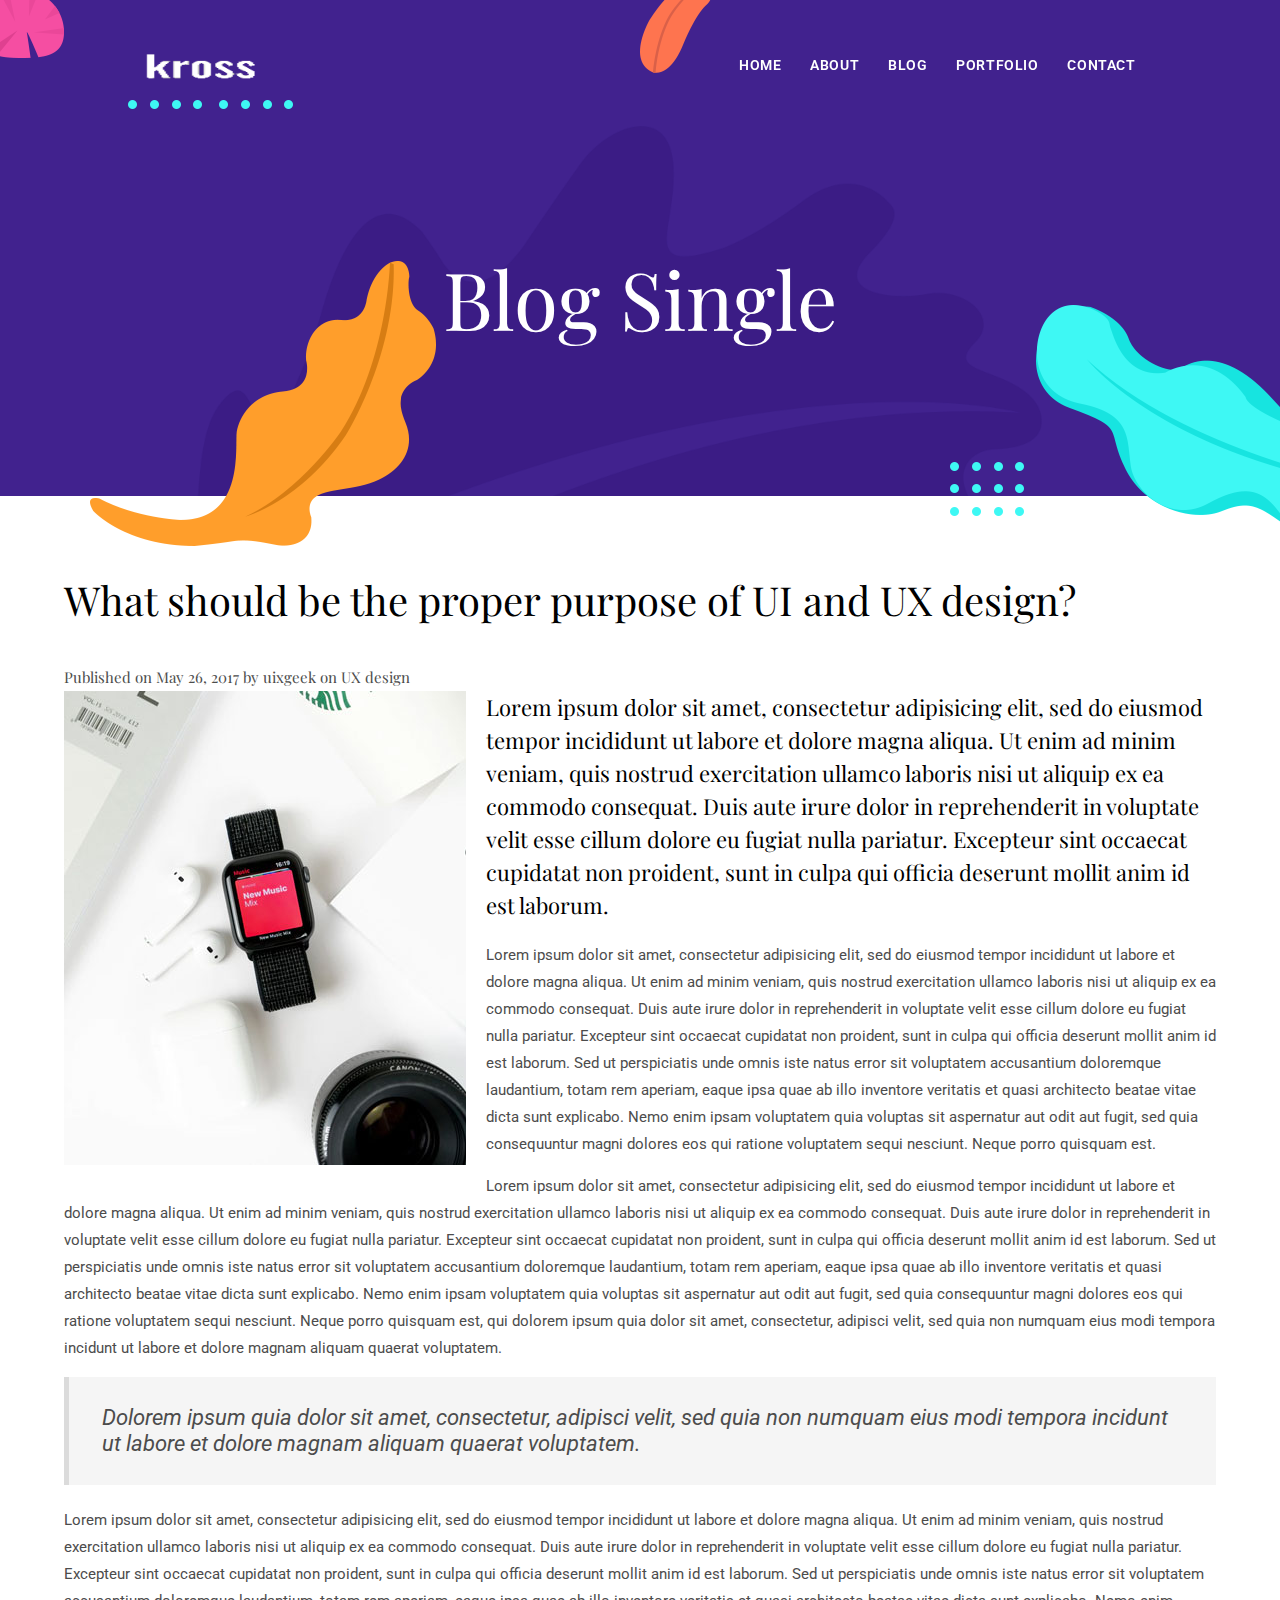
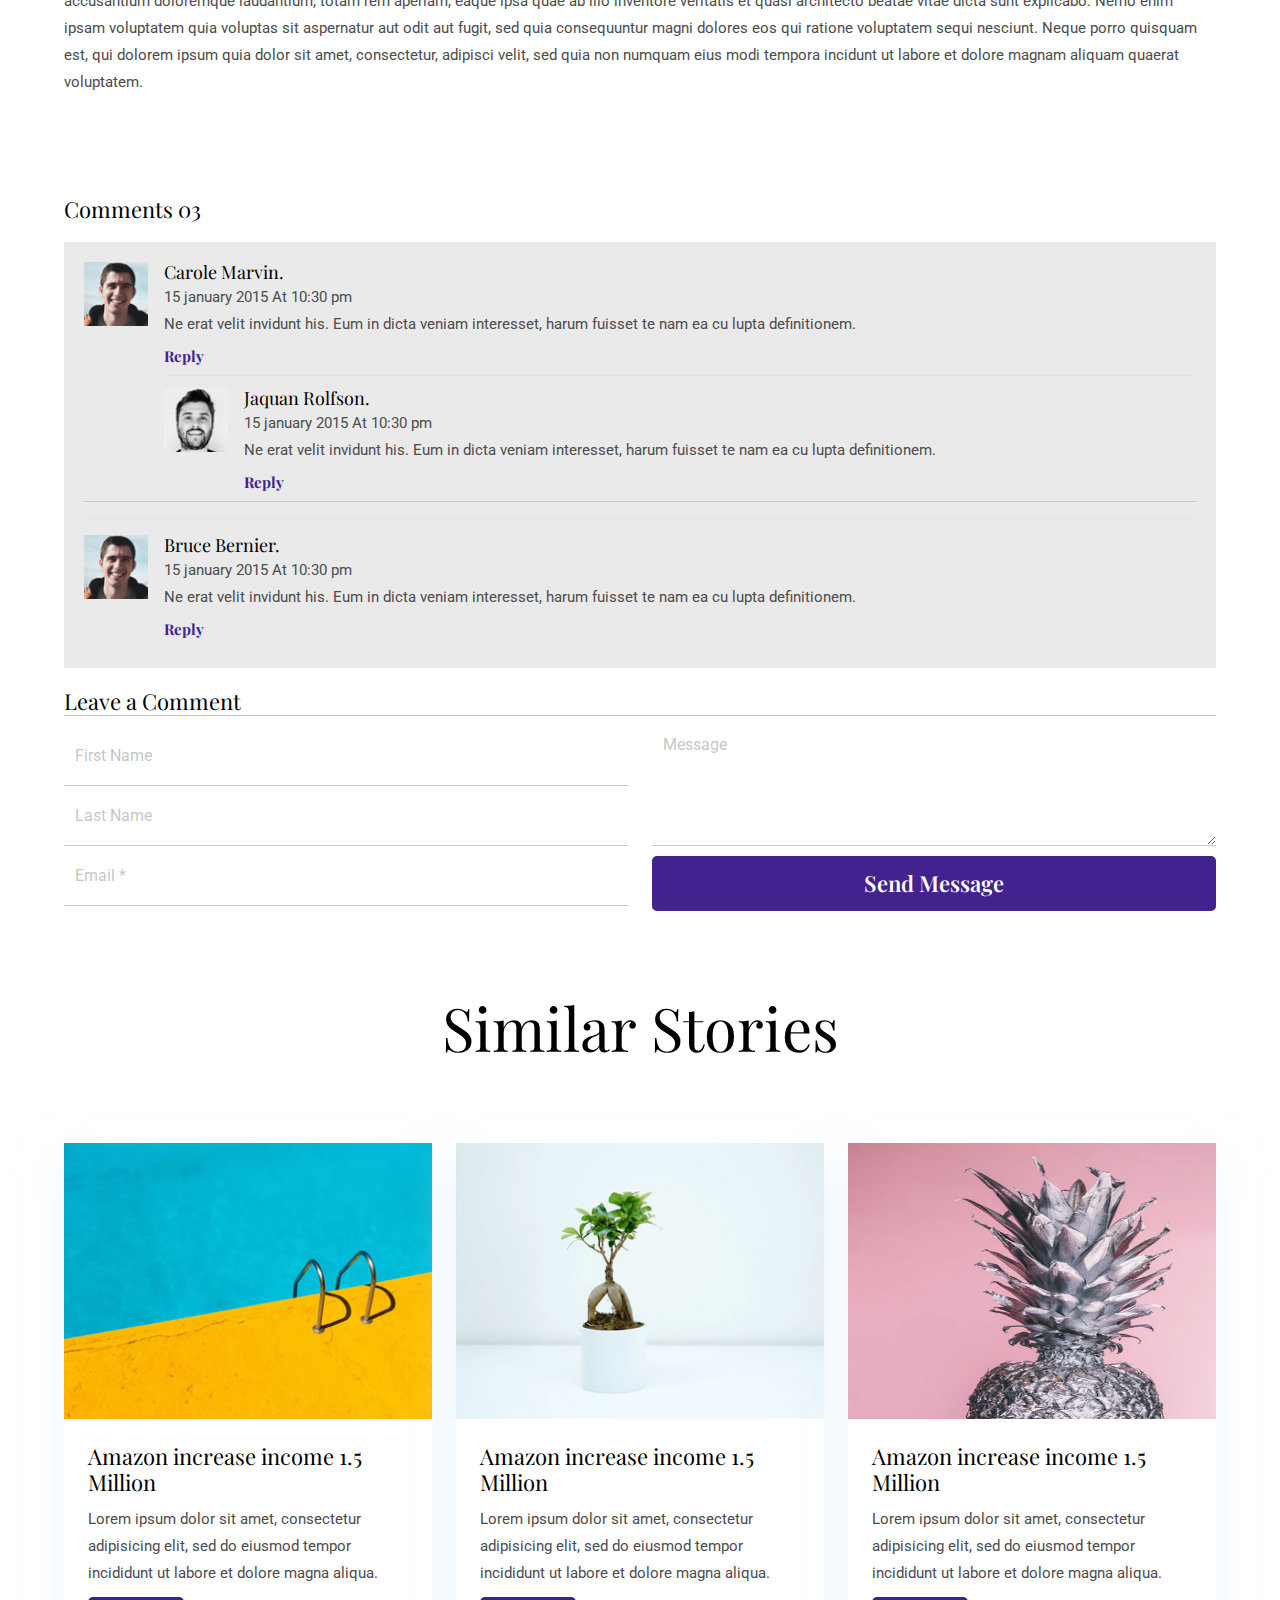
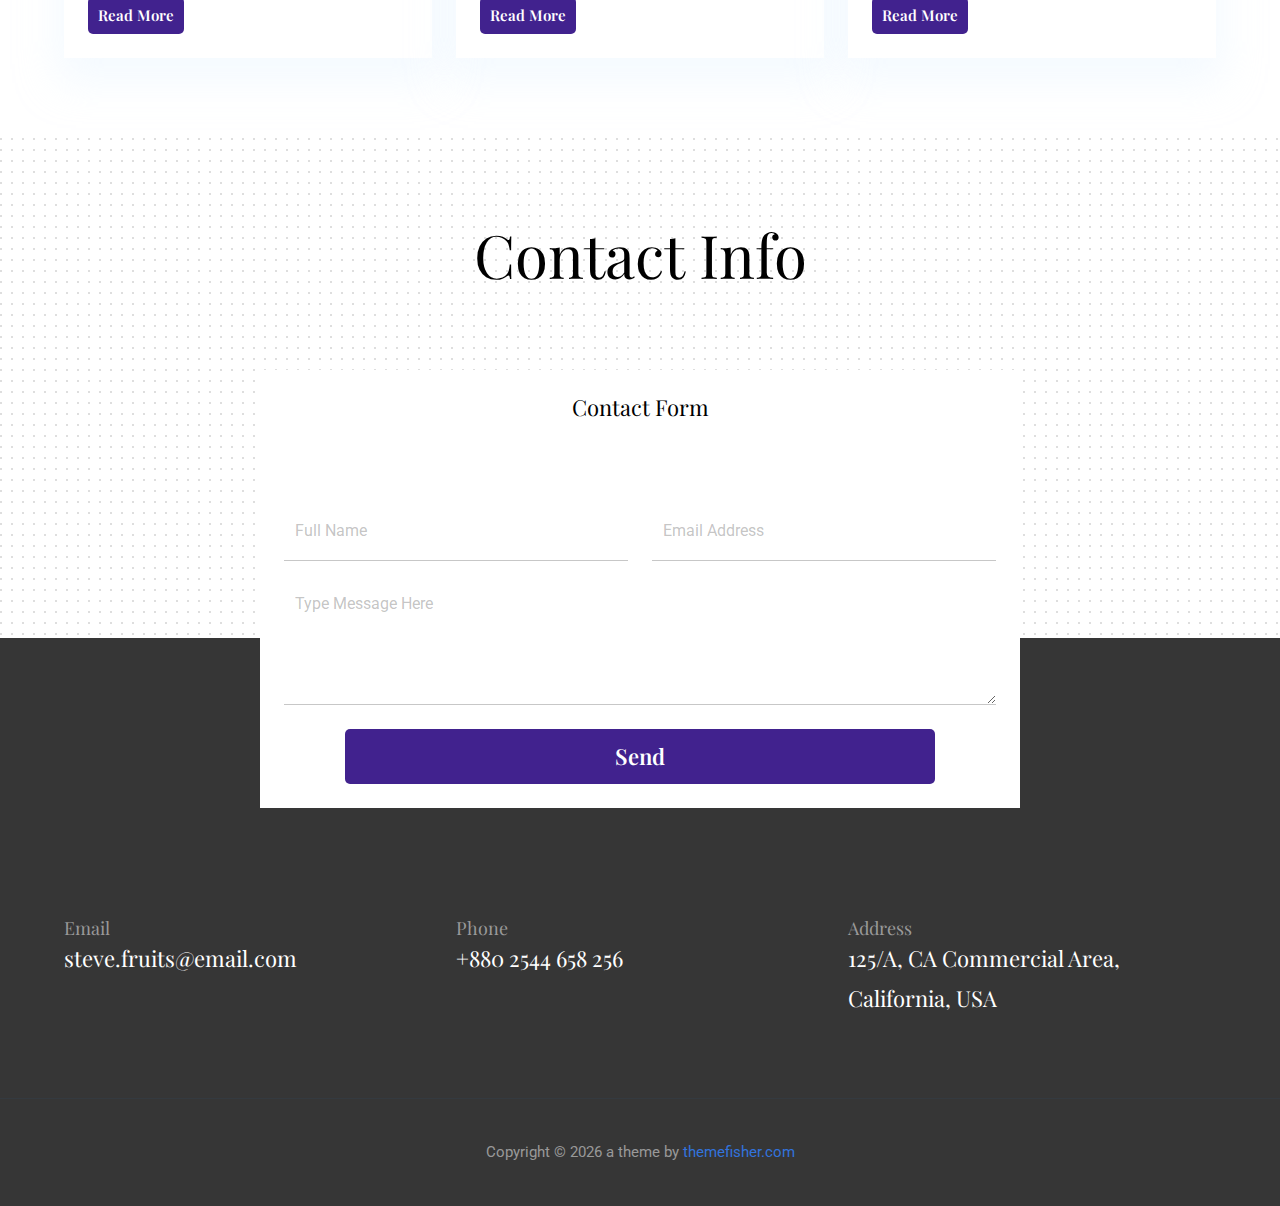
<file: blog-single.html>
<!DOCTYPE html>

<!--
 // WEBSITE: https://themefisher.com
 // TWITTER: https://twitter.com/themefisher
 // FACEBOOK: https://www.facebook.com/themefisher
 // GITHUB: https://github.com/themefisher/
-->

<html lang="zxx">

<head>
  <meta charset="utf-8">
  <title>Kross | Portfolio Template</title>

  <!-- mobile responsive meta -->
  <meta name="viewport" content="width=device-width, initial-scale=1, maximum-scale=1">
  
  <!-- ** Plugins Needed for the Project ** -->
  <!-- bulma -->
  <link rel="stylesheet" href="plugins/bulma/bulma.min.css">
  <!-- slick slider -->
  <link rel="stylesheet" href="plugins/slick/slick.css">
  <!-- themefy-icon -->
  <link rel="stylesheet" href="plugins/themify-icons/themify-icons.css">

  <!-- Main Stylesheet -->
  <link href="css/style.css" rel="stylesheet">
  
  <!--Favicon-->
  <link rel="shortcut icon" href="images/favicon.ico" type="image/x-icon">
  <link rel="icon" href="images/favicon.ico" type="image/x-icon">

</head>

<body>
  

<header>
  <nav class="navbar is-dark is-fixed-top" role="navigation" aria-label="main navigation">
    <div class="navbar-brand">
      <a class="navbar-item" href="index.html">
        <img src="images/logo.png" width="112" height="28">
      </a>
  
      <a role="button" class="navbar-burger burger" aria-label="menu" aria-expanded="false" data-target="navigation">
        <span aria-hidden="true"></span>
        <span aria-hidden="true"></span>
        <span aria-hidden="true"></span>
      </a>
    </div>
  
    <div id="navigation" class="navbar-menu">
      <div class="navbar-end">
        <a href="index.html" class="navbar-item">Home</a>
        <a href="about.html" class="navbar-item">About</a>
        <a href="blog.html" class="navbar-item">blog</a>
        <a href="portfolio.html" class="navbar-item">portfolio</a>
        <a href="contact.html" class="navbar-item">contact</a>
      </div>
    </div>
  </nav>
</header>


<!-- page title -->
<section class="page-title has-background-primary is-relative">
  <div class="container">
    <div class="has-text-centered">
      <h1 class="has-text-white font-tertiary">Blog Single</h1>
    </div>
  </div>
  <!-- background shapes -->
  <img src="images/illustrations/page-title.png" alt="illustrations" class="bg-shape-1 w-100">
  <img src="images/illustrations/leaf-pink-round.png" alt="illustrations" class="bg-shape-2">
  <img src="images/illustrations/dots-cyan.png" alt="illustrations" class="bg-shape-3">
  <img src="images/illustrations/leaf-orange.png" alt="illustrations" class="bg-shape-4">
  <img src="images/illustrations/leaf-yellow.png" alt="illustrations" class="bg-shape-5">
  <img src="images/illustrations/dots-group-cyan.png" alt="illustrations" class="bg-shape-6">
  <img src="images/illustrations/leaf-cyan-lg.png" alt="illustrations" class="bg-shape-7">
</section>
<!-- /page title -->

<section class="section">
  <div class="container">
    <h3 class="font-tertiary mb-40">What should be the proper purpose of UI and UX design?</h3>
    <p class="font-secondary">Published on May 26, 2017 by <span class="text-primary">uixgeek</span
        class="text-primary"> on <span>UX design</span></p>
    <div class="content">
      <img src="images/blog/post-1.jpg" alt="post-thumb" class="image is-pulled-left mb-20 mr-20">
      <strong>Lorem ipsum dolor sit amet, consectetur adipisicing elit, sed do eiusmod tempor incididunt ut labore
        et dolore magna aliqua. Ut enim ad minim veniam, quis nostrud exercitation ullamco laboris nisi ut aliquip
        ex ea commodo consequat. Duis aute irure dolor in reprehenderit in voluptate velit esse cillum dolore eu
        fugiat nulla pariatur. Excepteur sint occaecat cupidatat non proident, sunt in culpa qui officia deserunt
        mollit anim id est laborum.</strong>
      <p>Lorem ipsum dolor sit amet, consectetur adipisicing elit, sed do eiusmod tempor incididunt ut labore et
        dolore magna aliqua. Ut enim ad minim veniam, quis nostrud exercitation ullamco laboris nisi ut aliquip ex
        ea commodo consequat. Duis aute irure dolor in reprehenderit in voluptate velit esse cillum dolore eu fugiat
        nulla pariatur. Excepteur sint occaecat cupidatat non proident, sunt in culpa qui officia deserunt mollit
        anim id est laborum. Sed ut perspiciatis unde omnis iste natus error sit voluptatem accusantium doloremque
        laudantium, totam rem aperiam, eaque ipsa quae ab illo inventore veritatis et quasi architecto beatae vitae
        dicta sunt explicabo. Nemo enim ipsam voluptatem quia voluptas sit aspernatur aut odit aut fugit, sed quia
        consequuntur magni dolores eos qui ratione voluptatem sequi nesciunt. Neque porro quisquam est.</p>
      <p>Lorem ipsum dolor sit amet, consectetur adipisicing elit, sed do eiusmod tempor incididunt ut labore et
        dolore magna aliqua. Ut enim ad minim veniam, quis nostrud exercitation ullamco laboris nisi ut aliquip ex
        ea commodo consequat. Duis aute irure dolor in reprehenderit in voluptate velit esse cillum dolore eu fugiat
        nulla pariatur. Excepteur sint occaecat cupidatat non proident, sunt in culpa qui officia deserunt mollit
        anim id est laborum. Sed ut perspiciatis unde omnis iste natus error sit voluptatem accusantium doloremque
        laudantium, totam rem aperiam, eaque ipsa quae ab illo inventore veritatis et quasi architecto beatae vitae
        dicta sunt explicabo. Nemo enim ipsam voluptatem quia voluptas sit aspernatur aut odit aut fugit, sed quia
        consequuntur magni dolores eos qui ratione voluptatem sequi nesciunt. Neque porro quisquam est, qui dolorem
        ipsum quia dolor sit amet, consectetur, adipisci velit, sed quia non numquam eius modi tempora incidunt ut
        labore et dolore magnam aliquam quaerat voluptatem.</p>
      <blockquote>Dolorem ipsum quia dolor sit amet, consectetur, adipisci velit, sed quia non numquam eius modi
        tempora incidunt ut labore et dolore magnam aliquam quaerat voluptatem.</blockquote>
      <p>Lorem ipsum dolor sit amet, consectetur adipisicing elit, sed do eiusmod tempor incididunt ut labore et
        dolore magna aliqua. Ut enim ad minim veniam, quis nostrud exercitation ullamco laboris nisi ut aliquip ex
        ea commodo consequat. Duis aute irure dolor in reprehenderit in voluptate velit esse cillum dolore eu fugiat
        nulla pariatur. Excepteur sint occaecat cupidatat non proident, sunt in culpa qui officia deserunt mollit
        anim id est laborum. Sed ut perspiciatis unde omnis iste natus error sit voluptatem accusantium doloremque
        laudantium, totam rem aperiam, eaque ipsa quae ab illo inventore veritatis et quasi architecto beatae vitae
        dicta sunt explicabo. Nemo enim ipsam voluptatem quia voluptas sit aspernatur aut odit aut fugit, sed quia
        consequuntur magni dolores eos qui ratione voluptatem sequi nesciunt. Neque porro quisquam est, qui dolorem
        ipsum quia dolor sit amet, consectetur, adipisci velit, sed quia non numquam eius modi tempora incidunt ut
        labore et dolore magnam aliquam quaerat voluptatem.</p>
    </div>
  </div>
</section>

<section>
  <div class="container">
    <h4 class="font-weight-bold mb-20">Comments 03</h4>
    <div class="has-background-gray mb-20 has-padding-20">
      <div class="media has-border-bottom">
        <figure class="media-left">
          <p class="image is-64x64">
            <img src="images/user-1.jpg">
          </p>
        </figure>
        <div class="media-content">
          <h5>Carole Marvin.</h5>
          <p>15 january 2015 At 10:30 pm</p>
          <p>Ne erat velit invidunt his. Eum in dicta veniam interesset, harum fuisset te nam ea cu lupta
            definitionem.</p>
          <a href="#" class="button is-link is-small">Reply</a>
          <div class="media">
            <figure class="media-left">
              <p class="image is-64x64">
                <img src="images/user-2.jpg">
              </p>
            </figure>
            <div class="media-content">
              <h5>Jaquan Rolfson.</h5>
              <p>15 january 2015 At 10:30 pm</p>
              <p>Ne erat velit invidunt his. Eum in dicta veniam interesset, harum fuisset te nam ea cu lupta
                definitionem.</p>
              <a href="#" class="button is-link is-small">Reply</a>
            </div>
          </div>
        </div>
      </div>
      <div class="media">
        <figure class="media-left">
          <p class="image is-64x64">
            <img src="images/user-1.jpg">
          </p>
        </figure>
        <div class="media-content">
          <h5>Bruce Bernier.</h5>
          <p>15 january 2015 At 10:30 pm</p>
          <p>Ne erat velit invidunt his. Eum in dicta veniam interesset, harum fuisset te nam ea cu lupta
            definitionem.</p>
          <a href="#" class="button is-link is-small">Reply</a>
        </div>
      </div>
    </div>
    <h4 class="font-weight-bold mb-10 has-border-bottom">Leave a Comment</h4>
    <form action="#" class="columns">
      <div class="column is-6-desktop">
        <input type="text" class="input" placeholder="First Name" name="fname" id="fname">
        <input type="text" class="input" placeholder="Last Name" name="lname" id="lname">
        <input type="text" class="input" placeholder="Email *" name="mail" id="mail">
      </div>
      <div class="column is-6-desktop">
        <textarea name="comment" id="comment" placeholder="Message" class="input mb-10"></textarea>
        <button type="submit" class="button is-fullwidth is-primary">Send Message</button>
      </div>
    </form>
  </div>
</section>

<!-- blog -->
<section class="section">
  <div class="container">
    <div class="has-text-centered">
      <h2 class="section-title">Similar Stories</h2>
    </div>
    <div class="columns is-multiline">
      <div class="column is-4-desktop is-6-tablet">
        <article class="card shadow">
          <figure class="image is-4by3">
            <img src="images/blog/post-3.jpg" alt="Placeholder image">
          </figure>
          <div class="card-content">
            <h4 class="mb-10"><a class="has-text-dark" href="blog-single.html">Amazon increase income 1.5 Million</a>
            </h4>
            <p class="mb-10">Lorem ipsum dolor sit amet, consectetur adipisicing elit, sed do eiusmod tempor
              incididunt ut labore et
              dolore magna aliqua.</p>
            <a href="blog-single.html" class="button is-extra-small is-primary">Read More</a>
          </div>
        </article>
      </div>
      <div class="column is-4-desktop is-6-tablet">
        <article class="card shadow">
          <figure class="image is-4by3">
            <img src="images/blog/post-4.jpg" alt="Placeholder image">
          </figure>
          <div class="card-content">
            <h4 class="mb-10"><a class="has-text-dark" href="blog-single.html">Amazon increase income 1.5 Million</a>
            </h4>
            <p class="mb-10">Lorem ipsum dolor sit amet, consectetur adipisicing elit, sed do eiusmod tempor
              incididunt ut labore et
              dolore magna aliqua.</p>
            <a href="blog-single.html" class="button is-extra-small is-primary">Read More</a>
          </div>
        </article>
      </div>
      <div class="column is-4-desktop is-6-tablet">
        <article class="card shadow">
          <figure class="image is-4by3">
            <img src="images/blog/post-6.jpg" alt="Placeholder image">
          </figure>
          <div class="card-content">
            <h4 class="mb-10"><a class="has-text-dark" href="blog-single.html">Amazon increase income 1.5 Million</a>
            </h4>
            <p class="mb-10">Lorem ipsum dolor sit amet, consectetur adipisicing elit, sed do eiusmod tempor
              incididunt ut labore et
              dolore magna aliqua.</p>
            <a href="blog-single.html" class="button is-extra-small is-primary">Read More</a>
          </div>
        </article>
      </div>
    </div>
  </div>
</section>
<!-- /blog -->

<!-- contact -->
<section class="section section-on-footer" data-background="images/backgrounds/bg-dots.png">
  <div class="container">
    <div class="has-text-centered">
      <h2 class="section-title">Contact Info</h2>
    </div>
    <div class="columns is-centered">
      <div class="column is-8-desktop">
        <div class="has-background-white card-content has-text-centered shadow-down">
          <h4 class="mb-80">Contact Form</h4>
          <form action="#" class="columns is-multiline is-centered">
            <div class="column is-6-tablet">
              <input type="text" id="name" name="name" placeholder="Full Name" class="input">
            </div>
            <div class="column is-6-tablet">
              <input type="email" id="email" name="email" placeholder="Email Address" class="input">
            </div>
            <div class="column is-full">
              <textarea name="message" id="message" class="input"
                placeholder="Type Message Here"></textarea>
            </div>
            <div class="column is-6-tablet is-10">
              <button class="button is-primary is-fullwidth">send</button>
            </div>
          </form>
        </div>
      </div>
    </div>
  </div>
</section>
<!-- /contact -->

<!-- footer -->
<footer class="has-background-dark footer-section">
  <div class="section">
    <div class="container">
      <div class="columns">
        <div class="column is-4-tablet">
          <h5 class="has-text-light">Email</h5>
          <p class="has-text-white paragraph-lg font-secondary">steve.fruits@email.com</p>
        </div>
        <div class="column is-4-tablet">
          <h5 class="has-text-light">Phone</h5>
          <p class="has-text-white paragraph-lg font-secondary">+880 2544 658 256</p>
        </div>
        <div class="column is-4-tablet">
          <h5 class="has-text-light">Address</h5>
          <p class="has-text-white paragraph-lg font-secondary">125/A, CA Commercial Area, California, USA</p>
        </div>
      </div>
    </div>
  </div>
  <div class="section is-small has-text-centered has-border-top is-border-dark">
    <p class="has-text-light">Copyright ©
      <script>
        var CurrentYear = new Date().getFullYear()
        document.write(CurrentYear)
      </script> a theme by <a href="themefisher.com">themefisher.com</a></p>
  </div>
</footer>
<!-- /footer -->

<!-- jQuery -->
<script src="plugins/jQuery/jquery.min.js"></script>
<!-- slick slider -->
<script src="plugins/slick/slick.min.js"></script>
<!-- filter -->
<script src="plugins/shuffle/shuffle.min.js"></script>

<!-- Main Script -->
<script src="js/script.js"></script>

</body>
</html>
</file>
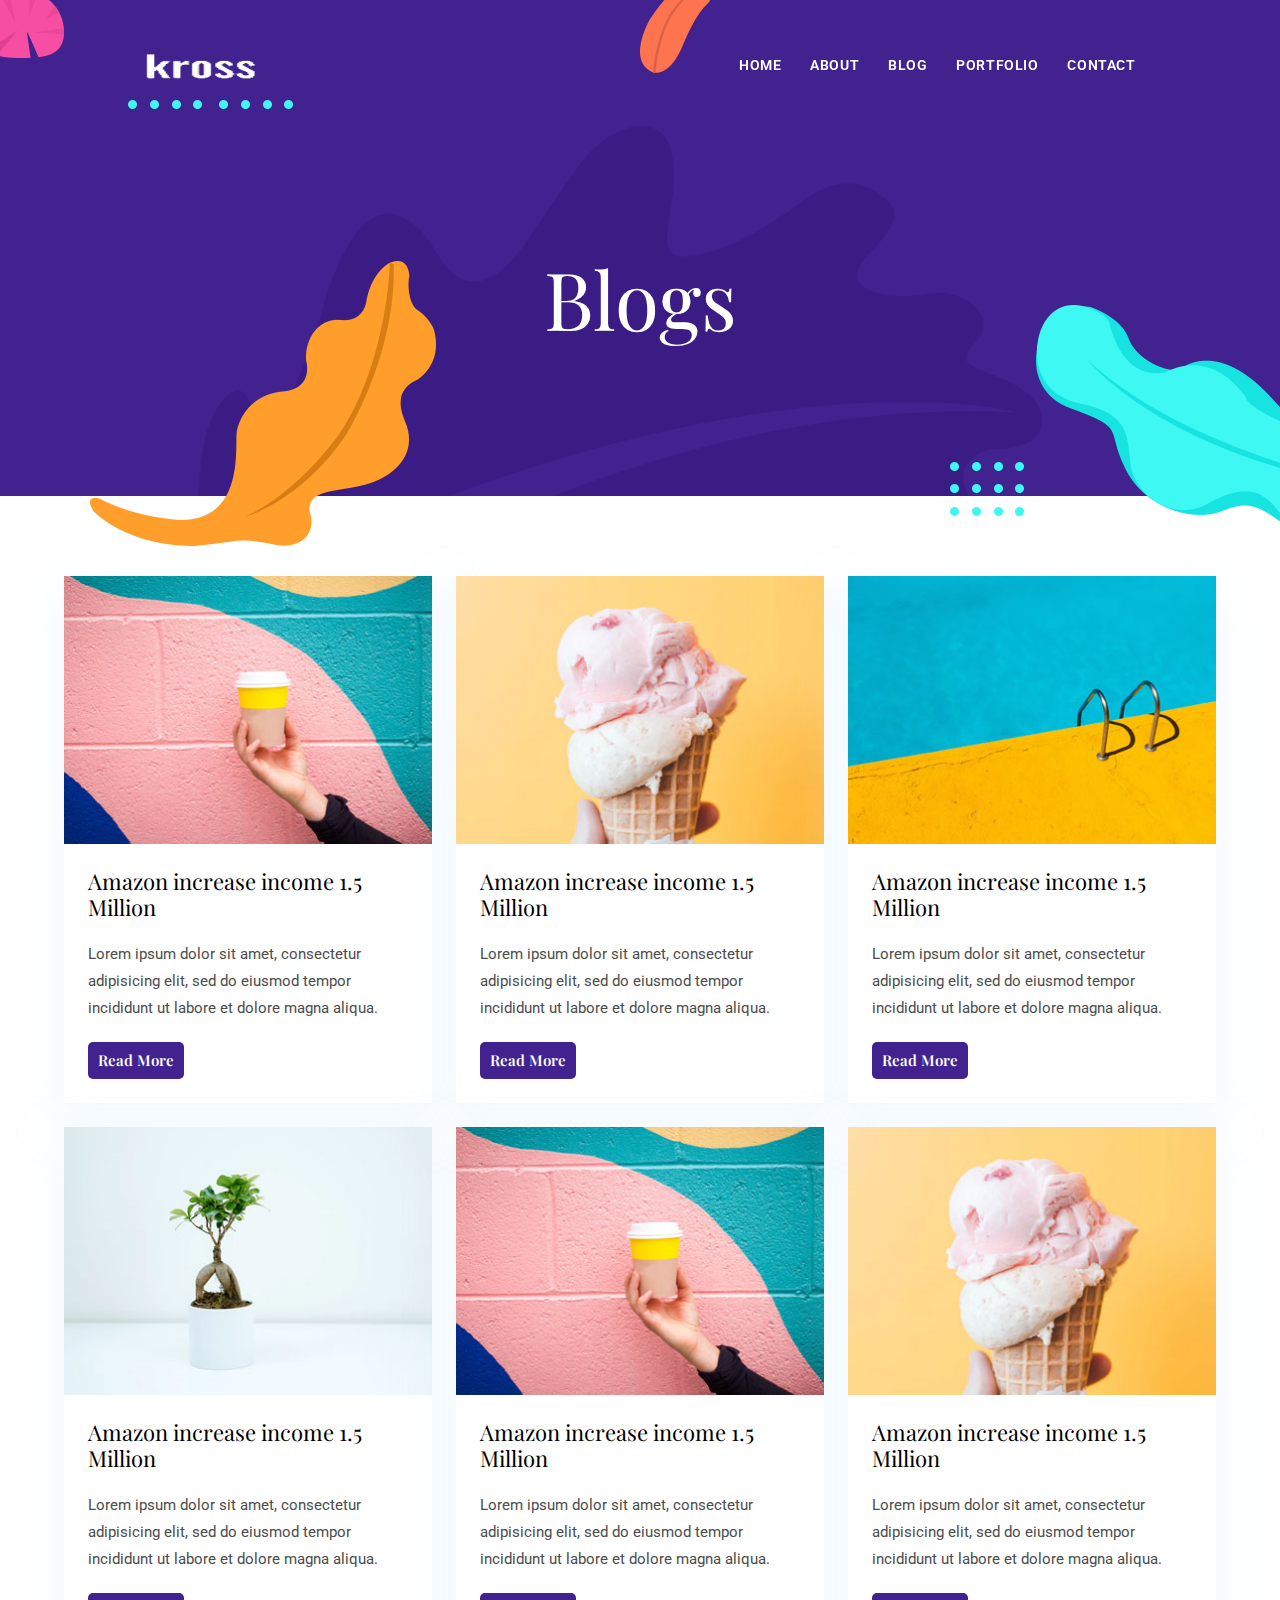
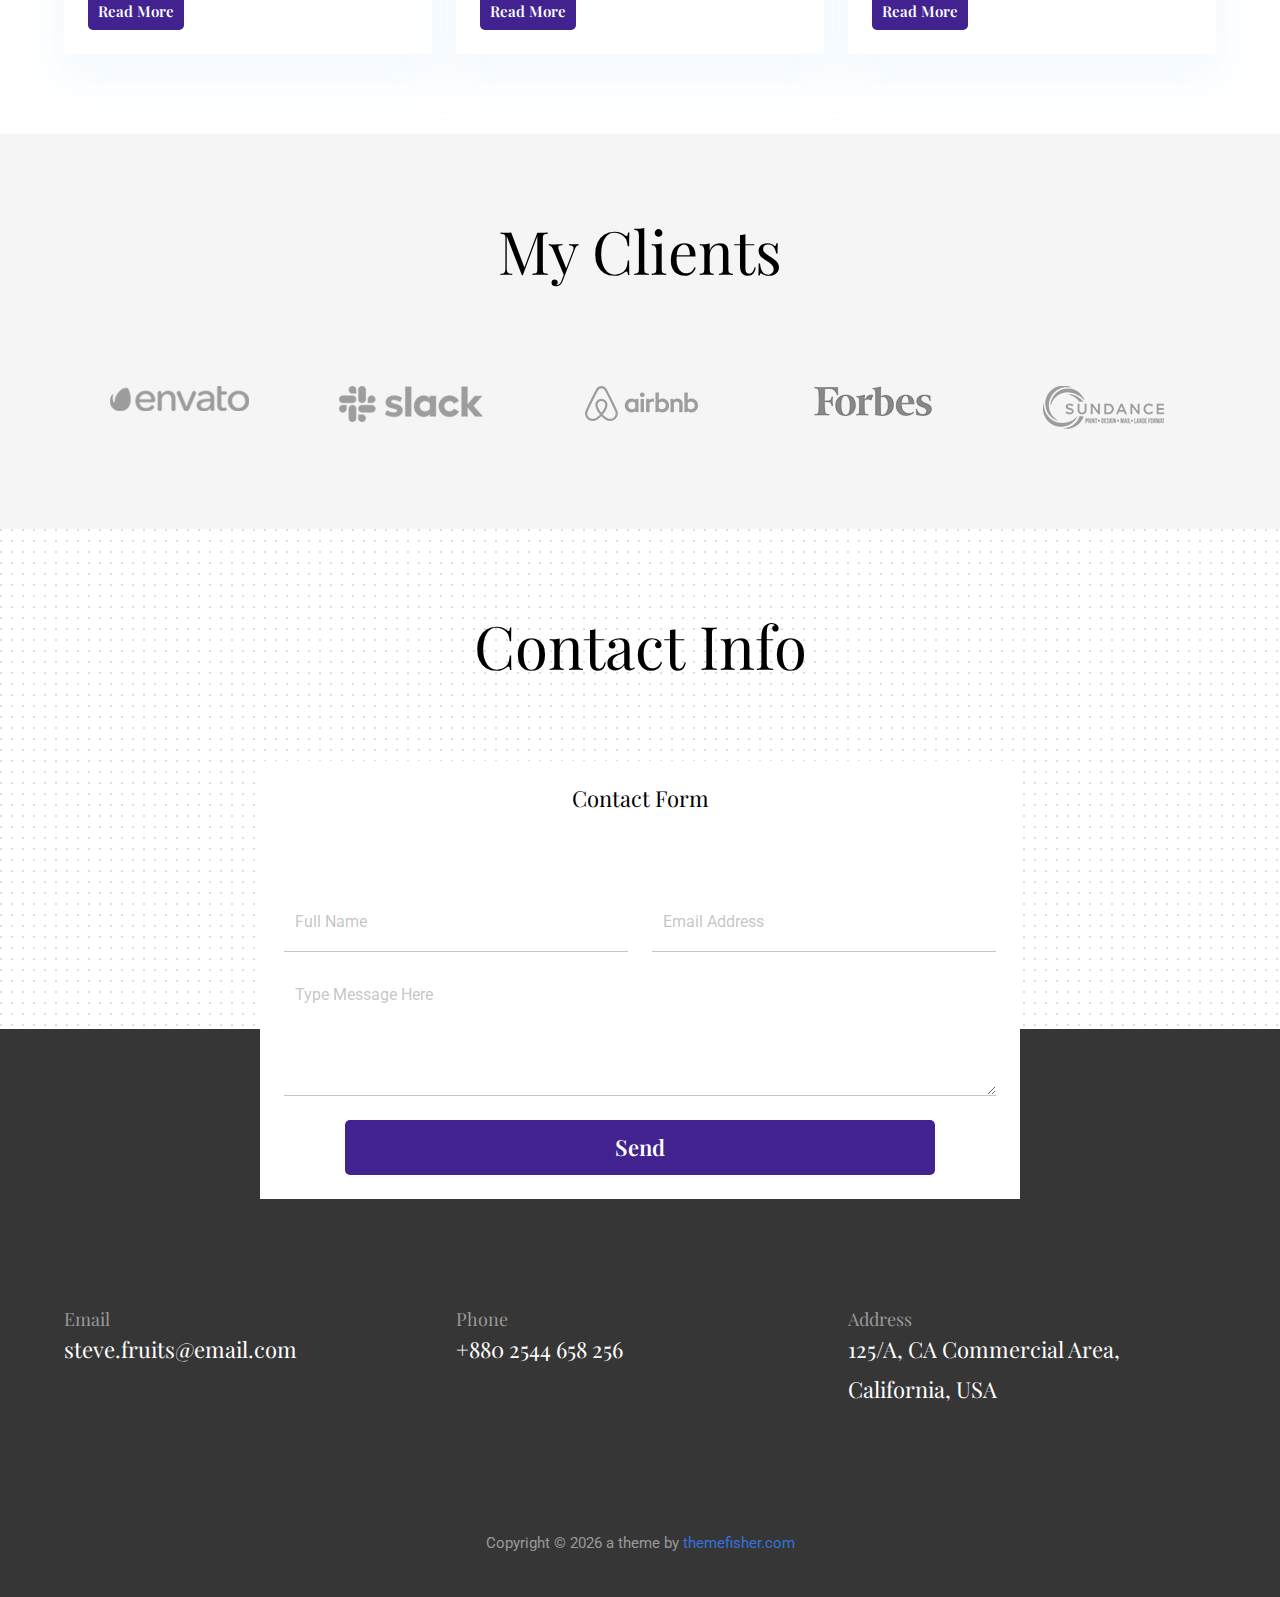
<file: blog.html>
<!DOCTYPE html>

<!--
 // WEBSITE: https://themefisher.com
 // TWITTER: https://twitter.com/themefisher
 // FACEBOOK: https://www.facebook.com/themefisher
 // GITHUB: https://github.com/themefisher/
-->

<html lang="zxx">

<head>
  <meta charset="utf-8">
  <title>Kross | Portfolio Template</title>

  <!-- mobile responsive meta -->
  <meta name="viewport" content="width=device-width, initial-scale=1, maximum-scale=1">
  
  <!-- ** Plugins Needed for the Project ** -->
  <!-- bulma -->
  <link rel="stylesheet" href="plugins/bulma/bulma.min.css">
  <!-- slick slider -->
  <link rel="stylesheet" href="plugins/slick/slick.css">
  <!-- themefy-icon -->
  <link rel="stylesheet" href="plugins/themify-icons/themify-icons.css">

  <!-- Main Stylesheet -->
  <link href="css/style.css" rel="stylesheet">
  
  <!--Favicon-->
  <link rel="shortcut icon" href="images/favicon.ico" type="image/x-icon">
  <link rel="icon" href="images/favicon.ico" type="image/x-icon">

</head>

<body>
  

<header>
  <nav class="navbar is-dark is-fixed-top" role="navigation" aria-label="main navigation">
    <div class="navbar-brand">
      <a class="navbar-item" href="index.html">
        <img src="images/logo.png" width="112" height="28">
      </a>
  
      <a role="button" class="navbar-burger burger" aria-label="menu" aria-expanded="false" data-target="navigation">
        <span aria-hidden="true"></span>
        <span aria-hidden="true"></span>
        <span aria-hidden="true"></span>
      </a>
    </div>
  
    <div id="navigation" class="navbar-menu">
      <div class="navbar-end">
        <a href="index.html" class="navbar-item">Home</a>
        <a href="about.html" class="navbar-item">About</a>
        <a href="blog.html" class="navbar-item">blog</a>
        <a href="portfolio.html" class="navbar-item">portfolio</a>
        <a href="contact.html" class="navbar-item">contact</a>
      </div>
    </div>
  </nav>
</header>

<!-- page title -->
<section class="page-title has-background-primary is-relative">
  <div class="container">
    <div class="has-text-centered">
      <h1 class="has-text-white font-tertiary">Blogs</h1>
    </div>
  </div>
  <!-- background shapes -->
  <img src="images/illustrations/page-title.png" alt="illustrations" class="bg-shape-1 w-100">
  <img src="images/illustrations/leaf-pink-round.png" alt="illustrations" class="bg-shape-2">
  <img src="images/illustrations/dots-cyan.png" alt="illustrations" class="bg-shape-3">
  <img src="images/illustrations/leaf-orange.png" alt="illustrations" class="bg-shape-4">
  <img src="images/illustrations/leaf-yellow.png" alt="illustrations" class="bg-shape-5">
  <img src="images/illustrations/dots-group-cyan.png" alt="illustrations" class="bg-shape-6">
  <img src="images/illustrations/leaf-cyan-lg.png" alt="illustrations" class="bg-shape-7">
</section>
<!-- /page title -->

<!-- blog -->
<section class="section">
  <div class="container">
    <div class="columns is-multiline">
      <div class="column is-4-desktop is-6-tablet">
        <article class="card shadow">
          <img class="image is-full" src="images/blog/post-5.jpg" alt="post-thumb">
          <div class="card-content">
            <h4 class="mb-20"><a class="has-text-dark" href="blog-single.html">Amazon increase income 1.5 Million</a>
            </h4>
            <p class="mb-20">Lorem ipsum dolor sit amet, consectetur adipisicing elit, sed do eiusmod tempor
              incididunt ut labore et
              dolore magna aliqua.</p>
            <a href="blog-single.html" class="button is-primary is-extra-small">Read More</a>
          </div>
        </article>
      </div>
      <div class="column is-4-desktop is-6-tablet">
        <article class="card shadow">
          <img class="image is-full" src="images/blog/post-2.jpg" alt="post-thumb">
          <div class="card-content">
            <h4 class="mb-20"><a class="has-text-dark" href="blog-single.html">Amazon increase income 1.5 Million</a>
            </h4>
            <p class="mb-20">Lorem ipsum dolor sit amet, consectetur adipisicing elit, sed do eiusmod tempor
              incididunt ut labore et
              dolore magna aliqua.</p>
            <a href="blog-single.html" class="button is-primary is-extra-small">Read More</a>
          </div>
        </article>
      </div>
      <div class="column is-4-desktop is-6-tablet">
        <article class="card shadow">
          <img class="image is-full" src="images/blog/post-3.jpg" alt="post-thumb">
          <div class="card-content">
            <h4 class="mb-20"><a class="has-text-dark" href="blog-single.html">Amazon increase income 1.5 Million</a>
            </h4>
            <p class="mb-20">Lorem ipsum dolor sit amet, consectetur adipisicing elit, sed do eiusmod tempor
              incididunt ut labore et
              dolore magna aliqua.</p>
            <a href="blog-single.html" class="button is-primary is-extra-small">Read More</a>
          </div>
        </article>
      </div>
      <div class="column is-4-desktop is-6-tablet">
        <article class="card shadow">
          <img class="image is-full" src="images/blog/post-4.jpg" alt="post-thumb">
          <div class="card-content">
            <h4 class="mb-20"><a class="has-text-dark" href="blog-single.html">Amazon increase income 1.5 Million</a>
            </h4>
            <p class="mb-20">Lorem ipsum dolor sit amet, consectetur adipisicing elit, sed do eiusmod tempor
              incididunt ut labore et
              dolore magna aliqua.</p>
            <a href="blog-single.html" class="button is-primary is-extra-small">Read More</a>
          </div>
        </article>
      </div>
      <div class="column is-4-desktop is-6-tablet">
        <article class="card shadow">
          <img class="image is-full" src="images/blog/post-5.jpg" alt="post-thumb">
          <div class="card-content">
            <h4 class="mb-20"><a class="has-text-dark" href="blog-single.html">Amazon increase income 1.5 Million</a>
            </h4>
            <p class="mb-20">Lorem ipsum dolor sit amet, consectetur adipisicing elit, sed do eiusmod tempor
              incididunt ut labore et
              dolore magna aliqua.</p>
            <a href="blog-single.html" class="button is-primary is-extra-small">Read More</a>
          </div>
        </article>
      </div>
      <div class="column is-4-desktop is-6-tablet">
        <article class="card shadow">
          <img class="image is-full" src="images/blog/post-2.jpg" alt="post-thumb">
          <div class="card-content">
            <h4 class="mb-20"><a class="has-text-dark" href="blog-single.html">Amazon increase income 1.5 Million</a>
            </h4>
            <p class="mb-20">Lorem ipsum dolor sit amet, consectetur adipisicing elit, sed do eiusmod tempor
              incididunt ut labore et
              dolore magna aliqua.</p>
            <a href="blog-single.html" class="button is-primary is-extra-small">Read More</a>
          </div>
        </article>
      </div>
    </div>
  </div>
</section>
<!-- /blog -->

<!-- clients -->
<section class="section has-background-light">
  <div class="container">
    <div class="has-text-centered">
      <h2 class="section-title">My Clients</h2>
    </div>
    <div class="client-logo-slider is-flex is-vcentered">
      <a href="#" class="has-text-centered is-block outline-0 has-padding-20"><img class="d-unset image"
          src="images/clients-logo/client-logo-1.png" alt="client-logo"></a>
      <a href="#" class="has-text-centered is-block outline-0 has-padding-20"><img class="d-unset image"
          src="images/clients-logo/client-logo-2.png" alt="client-logo"></a>
      <a href="#" class="has-text-centered is-block outline-0 has-padding-20"><img class="d-unset image"
          src="images/clients-logo/client-logo-3.png" alt="client-logo"></a>
      <a href="#" class="has-text-centered is-block outline-0 has-padding-20"><img class="d-unset image"
          src="images/clients-logo/client-logo-4.png" alt="client-logo"></a>
      <a href="#" class="has-text-centered is-block outline-0 has-padding-20"><img class="d-unset image"
          src="images/clients-logo/client-logo-5.png" alt="client-logo"></a>
      <a href="#" class="has-text-centered is-block outline-0 has-padding-20"><img class="d-unset image"
          src="images/clients-logo/client-logo-1.png" alt="client-logo"></a>
      <a href="#" class="has-text-centered is-block outline-0 has-padding-20"><img class="d-unset image"
          src="images/clients-logo/client-logo-2.png" alt="client-logo"></a>
      <a href="#" class="has-text-centered is-block outline-0 has-padding-20"><img class="d-unset image"
          src="images/clients-logo/client-logo-3.png" alt="client-logo"></a>
      <a href="#" class="has-text-centered is-block outline-0 has-padding-20"><img class="d-unset image"
          src="images/clients-logo/client-logo-4.png" alt="client-logo"></a>
      <a href="#" class="has-text-centered is-block outline-0 has-padding-20"><img class="d-unset image"
          src="images/clients-logo/client-logo-5.png" alt="client-logo"></a>
    </div>
  </div>
</section>
<!-- /clients -->

<!-- contact -->
<section class="section section-on-footer" data-background="images/backgrounds/bg-dots.png">
  <div class="container">
    <div class="has-text-centered">
      <h2 class="section-title">Contact Info</h2>
    </div>
    <div class="columns is-centered">
      <div class="column is-8-desktop">
        <div class="has-background-white card-content has-text-centered shadow-down">
          <h4 class="mb-80">Contact Form</h4>
          <form action="#" class="columns is-multiline is-centered">
            <div class="column is-6-tablet">
              <input type="text" id="name" name="name" placeholder="Full Name" class="input">
            </div>
            <div class="column is-6-tablet">
              <input type="email" id="email" name="email" placeholder="Email Address" class="input">
            </div>
            <div class="column is-full">
              <textarea name="message" id="message" class="input"
                placeholder="Type Message Here"></textarea>
            </div>
            <div class="column is-6-tablet is-10">
              <button class="button is-primary is-fullwidth">send</button>
            </div>
          </form>
        </div>
      </div>
    </div>
  </div>
</section>
<!-- /contact -->

<!-- footer -->
<footer class="has-background-dark footer-section">
  <div class="section">
    <div class="container">
      <div class="columns">
        <div class="column is-4-tablet">
          <h5 class="has-text-light">Email</h5>
          <p class="has-text-white paragraph-lg font-secondary">steve.fruits@email.com</p>
        </div>
        <div class="column is-4-tablet">
          <h5 class="has-text-light">Phone</h5>
          <p class="has-text-white paragraph-lg font-secondary">+880 2544 658 256</p>
        </div>
        <div class="column is-4-tablet">
          <h5 class="has-text-light">Address</h5>
          <p class="has-text-white paragraph-lg font-secondary">125/A, CA Commercial Area, California, USA</p>
        </div>
      </div>
    </div>
  </div>
  <div class="section is-small has-text-centered has-border-top is-border-dark">
    <p class="has-text-light">Copyright ©
      <script>
        var CurrentYear = new Date().getFullYear()
        document.write(CurrentYear)
      </script> a theme by <a href="themefisher.com">themefisher.com</a></p>
  </div>
</footer>
<!-- /footer -->

<!-- jQuery -->
<script src="plugins/jQuery/jquery.min.js"></script>
<!-- slick slider -->
<script src="plugins/slick/slick.min.js"></script>
<!-- filter -->
<script src="plugins/shuffle/shuffle.min.js"></script>

<!-- Main Script -->
<script src="js/script.js"></script>

</body>
</html>
</file>
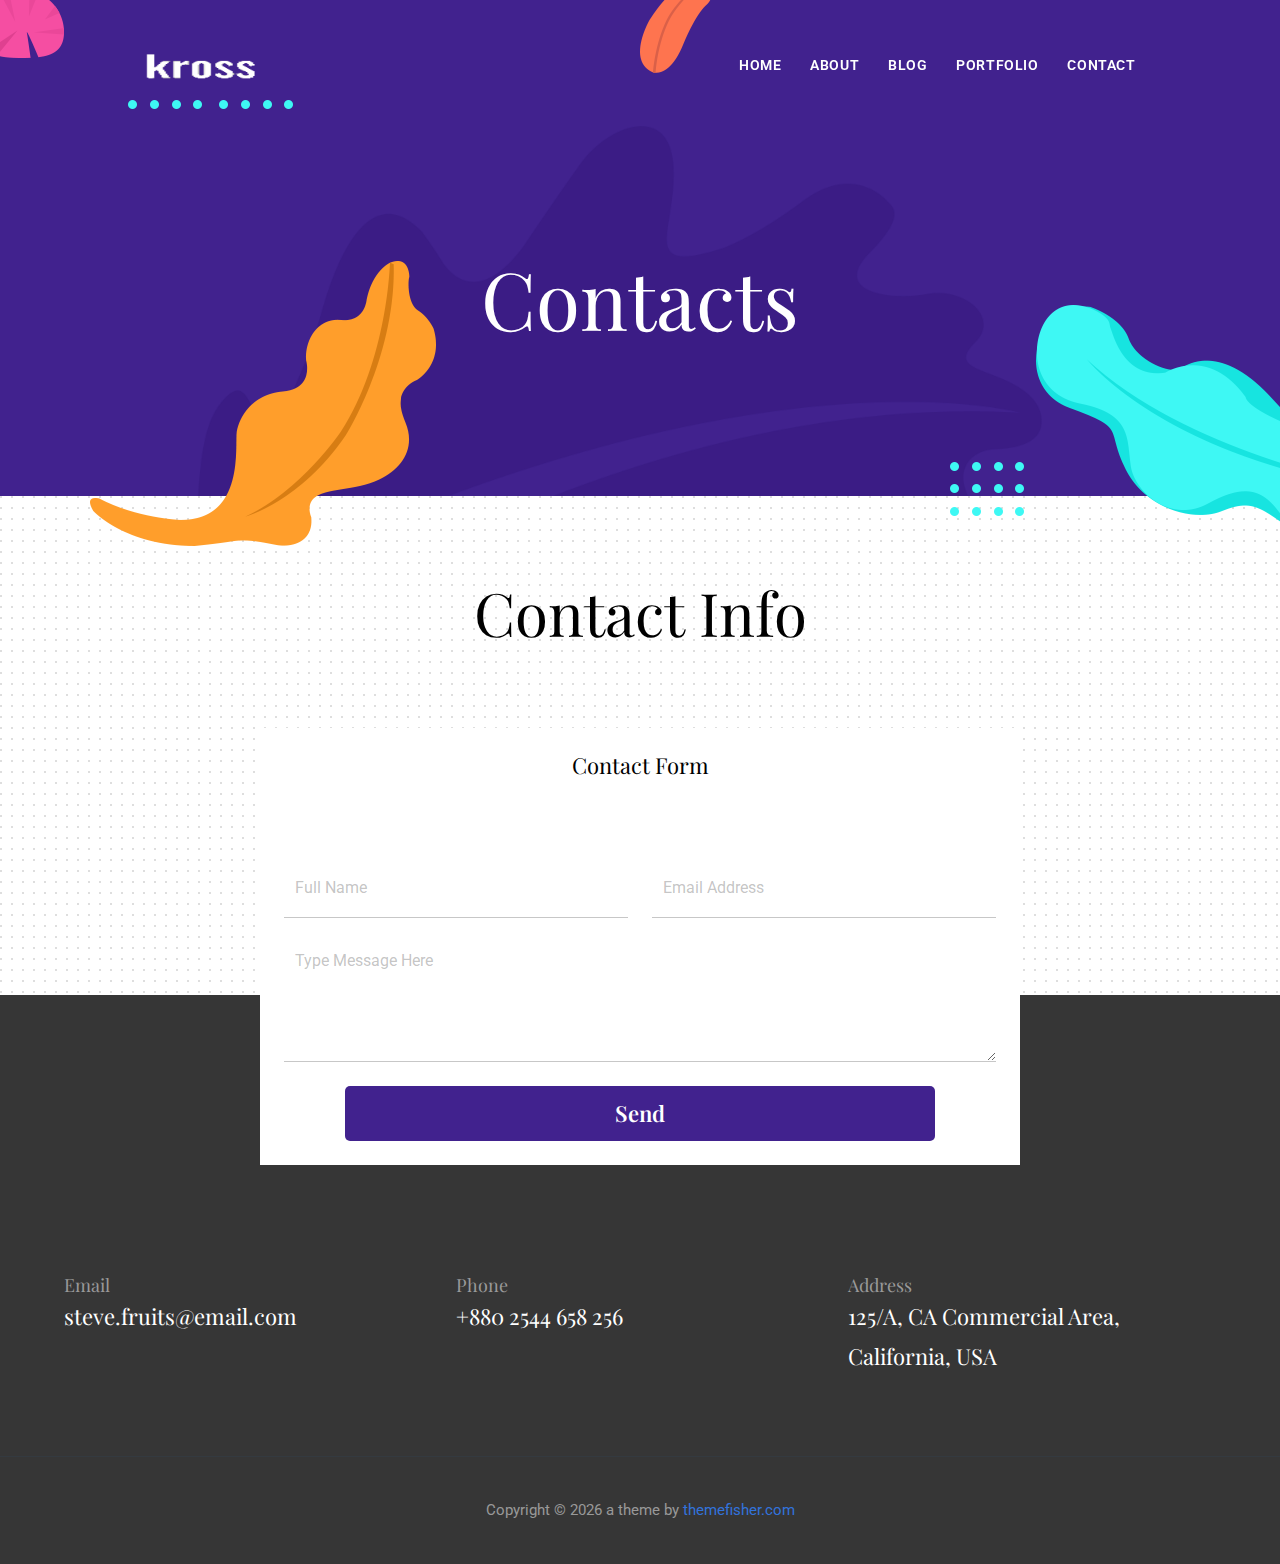
<file: contact.html>
<!DOCTYPE html>

<!--
 // WEBSITE: https://themefisher.com
 // TWITTER: https://twitter.com/themefisher
 // FACEBOOK: https://www.facebook.com/themefisher
 // GITHUB: https://github.com/themefisher/
-->

<html lang="zxx">

<head>
  <meta charset="utf-8">
  <title>Kross | Portfolio Template</title>

  <!-- mobile responsive meta -->
  <meta name="viewport" content="width=device-width, initial-scale=1, maximum-scale=1">
  
  <!-- ** Plugins Needed for the Project ** -->
  <!-- bulma -->
  <link rel="stylesheet" href="plugins/bulma/bulma.min.css">
  <!-- slick slider -->
  <link rel="stylesheet" href="plugins/slick/slick.css">
  <!-- themefy-icon -->
  <link rel="stylesheet" href="plugins/themify-icons/themify-icons.css">

  <!-- Main Stylesheet -->
  <link href="css/style.css" rel="stylesheet">
  
  <!--Favicon-->
  <link rel="shortcut icon" href="images/favicon.ico" type="image/x-icon">
  <link rel="icon" href="images/favicon.ico" type="image/x-icon">

</head>

<body>
  

<header>
  <nav class="navbar is-dark is-fixed-top" role="navigation" aria-label="main navigation">
    <div class="navbar-brand">
      <a class="navbar-item" href="index.html">
        <img src="images/logo.png" width="112" height="28">
      </a>
  
      <a role="button" class="navbar-burger burger" aria-label="menu" aria-expanded="false" data-target="navigation">
        <span aria-hidden="true"></span>
        <span aria-hidden="true"></span>
        <span aria-hidden="true"></span>
      </a>
    </div>
  
    <div id="navigation" class="navbar-menu">
      <div class="navbar-end">
        <a href="index.html" class="navbar-item">Home</a>
        <a href="about.html" class="navbar-item">About</a>
        <a href="blog.html" class="navbar-item">blog</a>
        <a href="portfolio.html" class="navbar-item">portfolio</a>
        <a href="contact.html" class="navbar-item">contact</a>
      </div>
    </div>
  </nav>
</header>

<!-- page title -->
<section class="page-title has-background-primary is-relative">
  <div class="container">
    <div class="has-text-centered">
      <h1 class="has-text-white font-tertiary">Contacts</h1>
    </div>
  </div>
  <!-- background shapes -->
  <img src="images/illustrations/page-title.png" alt="illustrations" class="bg-shape-1 w-100">
  <img src="images/illustrations/leaf-pink-round.png" alt="illustrations" class="bg-shape-2">
  <img src="images/illustrations/dots-cyan.png" alt="illustrations" class="bg-shape-3">
  <img src="images/illustrations/leaf-orange.png" alt="illustrations" class="bg-shape-4">
  <img src="images/illustrations/leaf-yellow.png" alt="illustrations" class="bg-shape-5">
  <img src="images/illustrations/dots-group-cyan.png" alt="illustrations" class="bg-shape-6">
  <img src="images/illustrations/leaf-cyan-lg.png" alt="illustrations" class="bg-shape-7">
</section>
<!-- /page title -->

<!-- contact -->
<section class="section section-on-footer" data-background="images/backgrounds/bg-dots.png">
  <div class="container">
    <div class="has-text-centered">
      <h2 class="section-title">Contact Info</h2>
    </div>
    <div class="columns is-centered">
      <div class="column is-8-desktop">
        <div class="has-background-white card-content has-text-centered shadow-down">
          <h4 class="mb-80">Contact Form</h4>
          <form action="#" class="columns is-multiline is-centered">
            <div class="column is-6-tablet">
              <input type="text" id="name" name="name" placeholder="Full Name" class="input">
            </div>
            <div class="column is-6-tablet">
              <input type="email" id="email" name="email" placeholder="Email Address" class="input">
            </div>
            <div class="column is-full">
              <textarea name="message" id="message" class="input"
                placeholder="Type Message Here"></textarea>
            </div>
            <div class="column is-6-tablet is-10">
              <button class="button is-primary is-fullwidth">send</button>
            </div>
          </form>
        </div>
      </div>
    </div>
  </div>
</section>
<!-- /contact -->

<!-- footer -->
<footer class="has-background-dark footer-section">
  <div class="section">
    <div class="container">
      <div class="columns">
        <div class="column is-4-tablet">
          <h5 class="has-text-light">Email</h5>
          <p class="has-text-white paragraph-lg font-secondary">steve.fruits@email.com</p>
        </div>
        <div class="column is-4-tablet">
          <h5 class="has-text-light">Phone</h5>
          <p class="has-text-white paragraph-lg font-secondary">+880 2544 658 256</p>
        </div>
        <div class="column is-4-tablet">
          <h5 class="has-text-light">Address</h5>
          <p class="has-text-white paragraph-lg font-secondary">125/A, CA Commercial Area, California, USA</p>
        </div>
      </div>
    </div>
  </div>
  <div class="section is-small has-text-centered has-border-top is-border-dark">
    <p class="has-text-light">Copyright ©
      <script>
        var CurrentYear = new Date().getFullYear()
        document.write(CurrentYear)
      </script> a theme by <a href="themefisher.com">themefisher.com</a></p>
  </div>
</footer>
<!-- /footer -->

<!-- jQuery -->
<script src="plugins/jQuery/jquery.min.js"></script>
<!-- slick slider -->
<script src="plugins/slick/slick.min.js"></script>
<!-- filter -->
<script src="plugins/shuffle/shuffle.min.js"></script>

<!-- Main Script -->
<script src="js/script.js"></script>

</body>
</html>
</file>
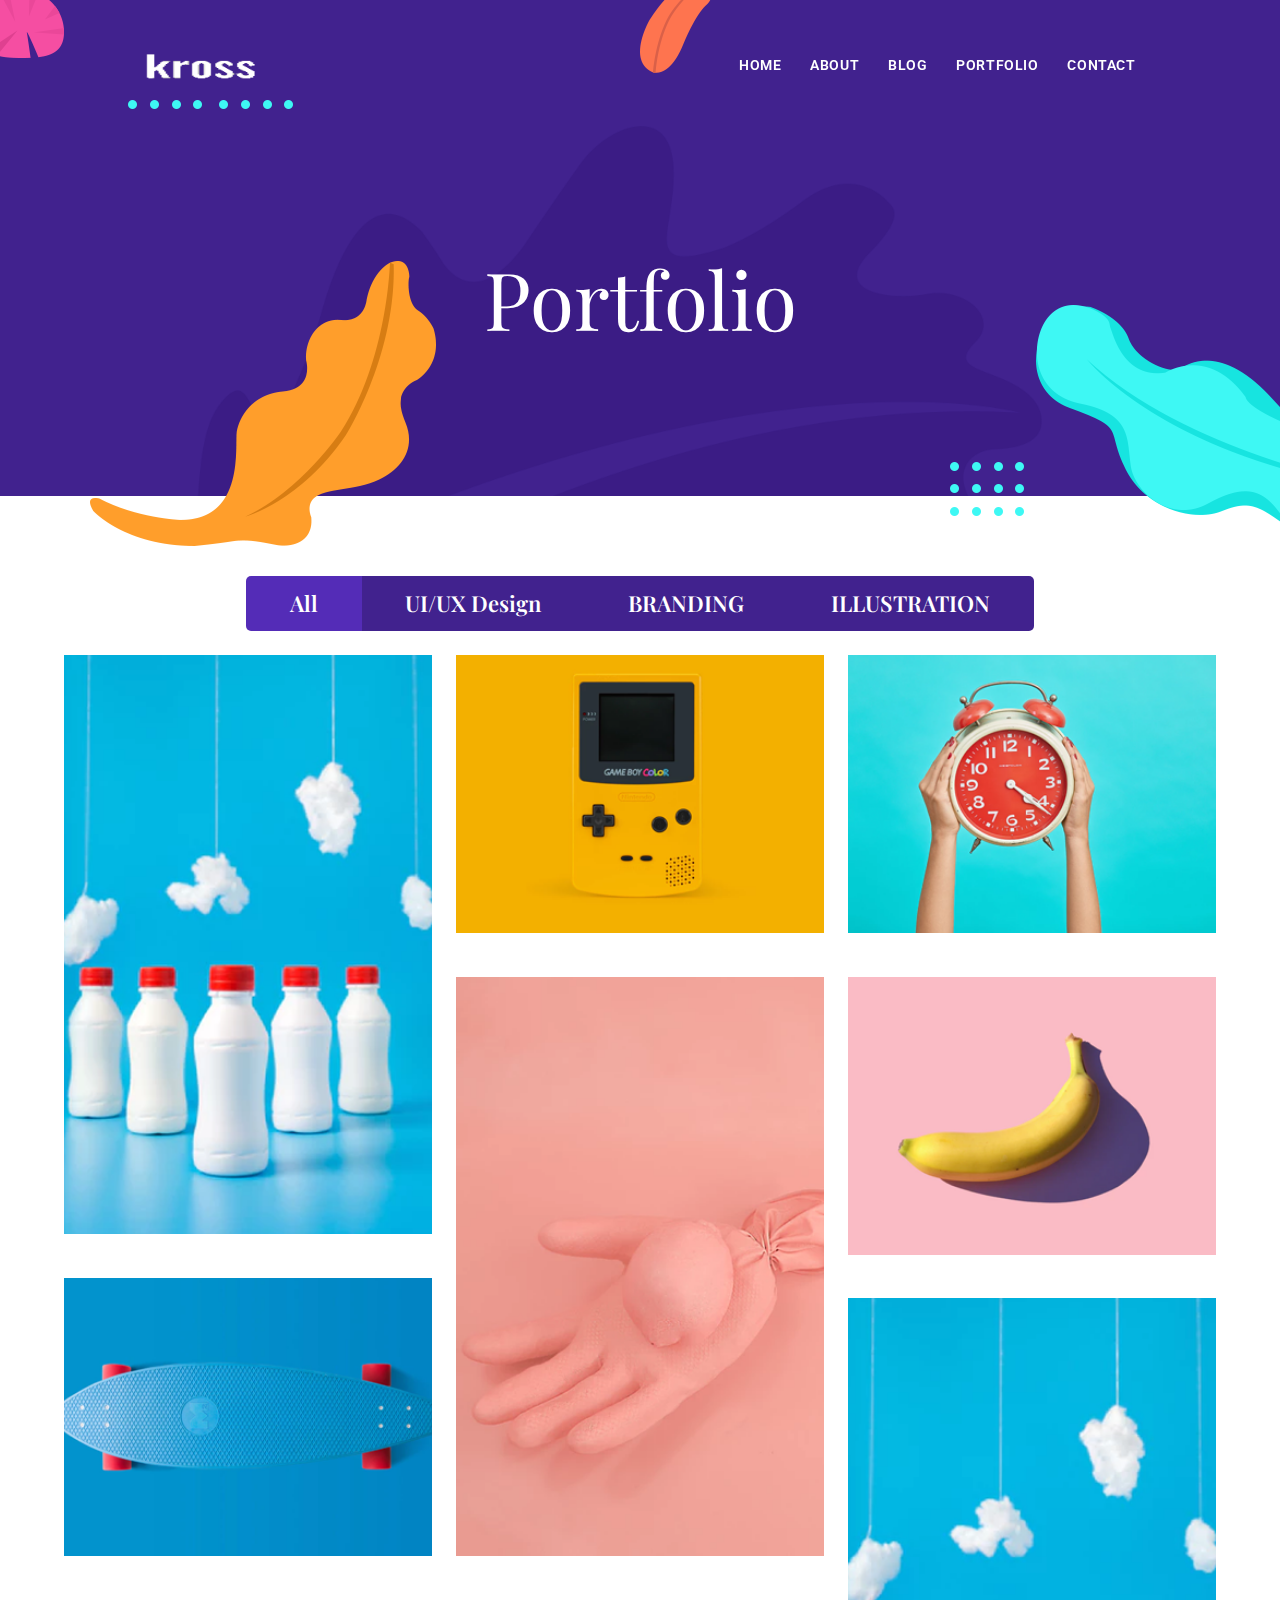
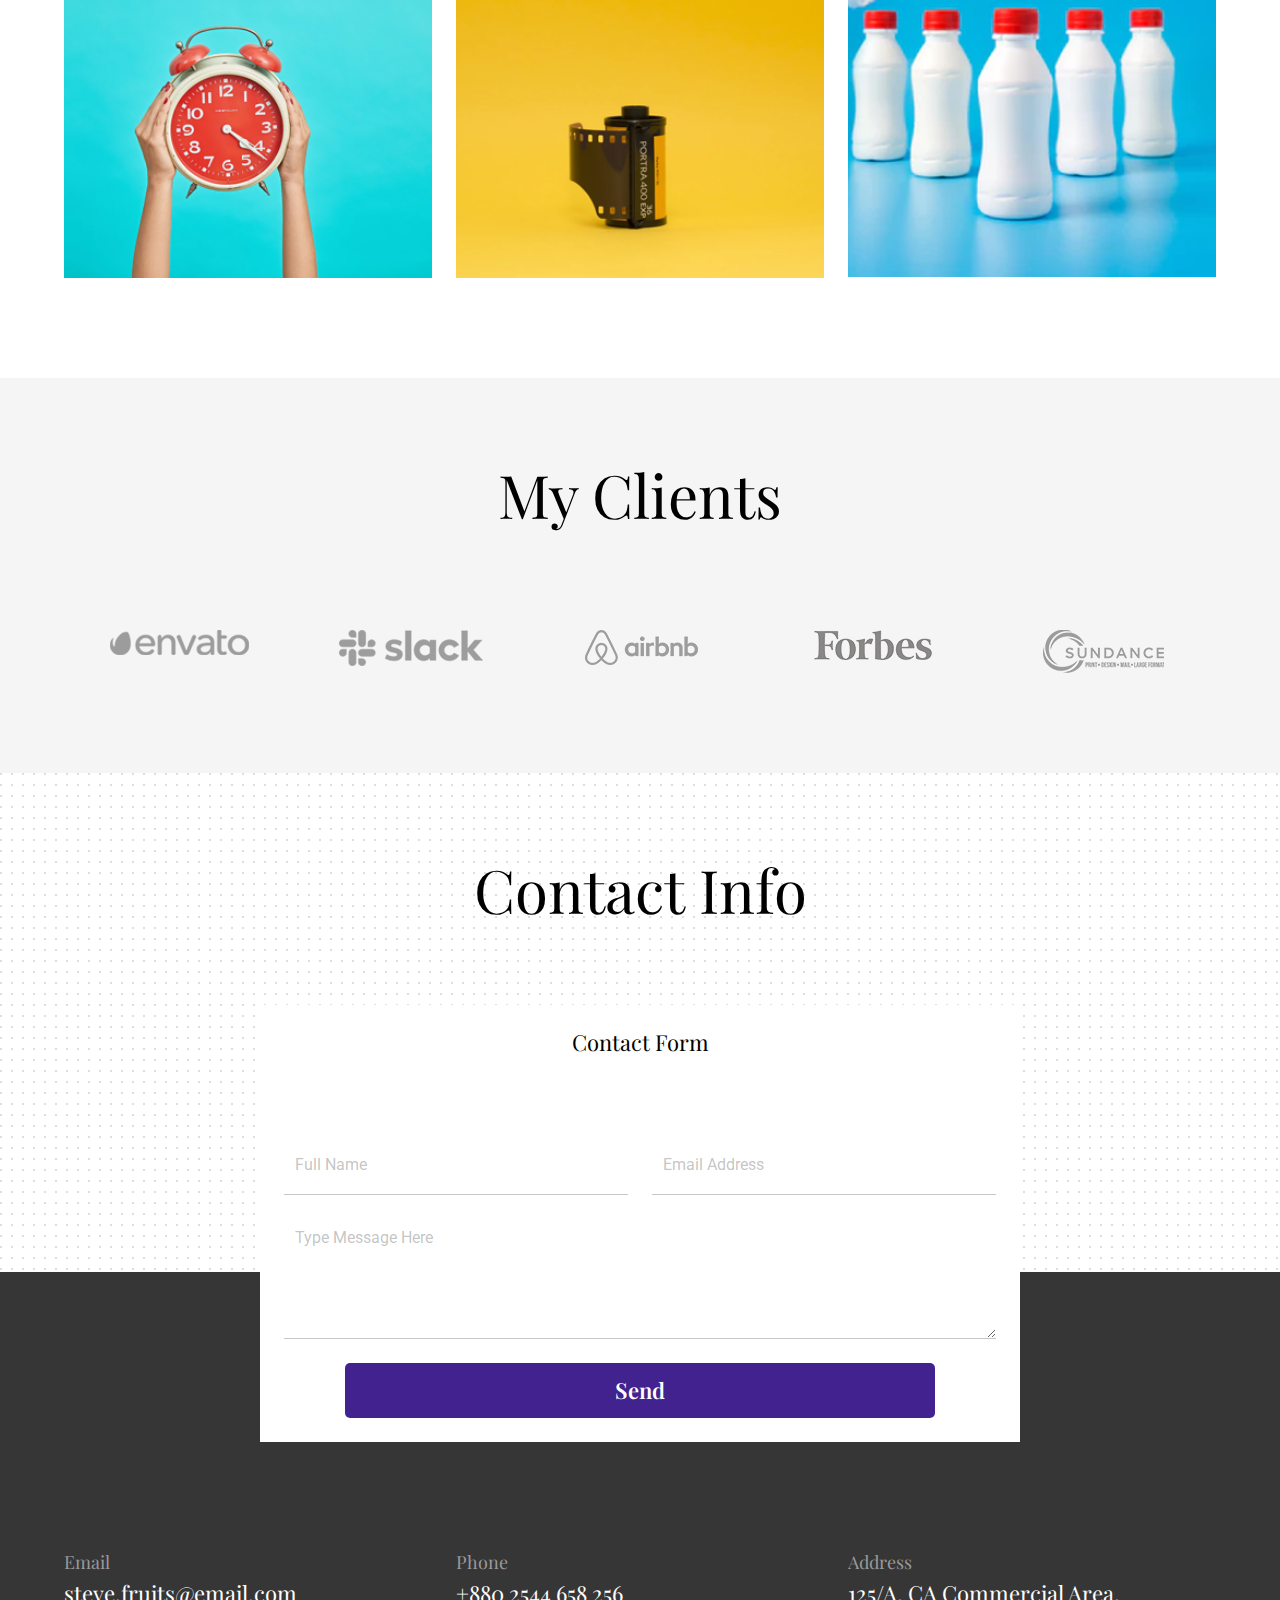
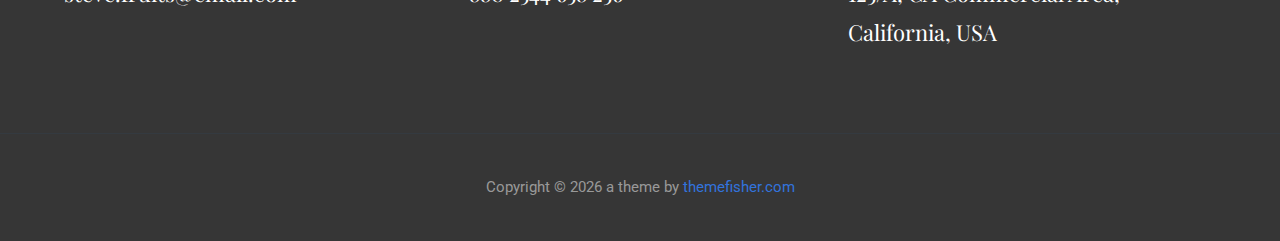
<file: portfolio.html>
<!DOCTYPE html>

<!--
 // WEBSITE: https://themefisher.com
 // TWITTER: https://twitter.com/themefisher
 // FACEBOOK: https://www.facebook.com/themefisher
 // GITHUB: https://github.com/themefisher/
-->

<html lang="zxx">

<head>
  <meta charset="utf-8">
  <title>Kross | Portfolio Template</title>

  <!-- mobile responsive meta -->
  <meta name="viewport" content="width=device-width, initial-scale=1, maximum-scale=1">
  
  <!-- ** Plugins Needed for the Project ** -->
  <!-- bulma -->
  <link rel="stylesheet" href="plugins/bulma/bulma.min.css">
  <!-- slick slider -->
  <link rel="stylesheet" href="plugins/slick/slick.css">
  <!-- themefy-icon -->
  <link rel="stylesheet" href="plugins/themify-icons/themify-icons.css">

  <!-- Main Stylesheet -->
  <link href="css/style.css" rel="stylesheet">
  
  <!--Favicon-->
  <link rel="shortcut icon" href="images/favicon.ico" type="image/x-icon">
  <link rel="icon" href="images/favicon.ico" type="image/x-icon">

</head>

<body>
  

<header>
  <nav class="navbar is-dark is-fixed-top" role="navigation" aria-label="main navigation">
    <div class="navbar-brand">
      <a class="navbar-item" href="index.html">
        <img src="images/logo.png" width="112" height="28">
      </a>
  
      <a role="button" class="navbar-burger burger" aria-label="menu" aria-expanded="false" data-target="navigation">
        <span aria-hidden="true"></span>
        <span aria-hidden="true"></span>
        <span aria-hidden="true"></span>
      </a>
    </div>
  
    <div id="navigation" class="navbar-menu">
      <div class="navbar-end">
        <a href="index.html" class="navbar-item">Home</a>
        <a href="about.html" class="navbar-item">About</a>
        <a href="blog.html" class="navbar-item">blog</a>
        <a href="portfolio.html" class="navbar-item">portfolio</a>
        <a href="contact.html" class="navbar-item">contact</a>
      </div>
    </div>
  </nav>
</header>

<!-- page title -->
<section class="page-title has-background-primary is-relative">
  <div class="container">
    <div class="has-text-centered">
      <h1 class="has-text-white font-tertiary">Portfolio</h1>
    </div>
  </div>
  <!-- background shapes -->
  <img src="images/illustrations/page-title.png" alt="illustrations" class="bg-shape-1 w-100">
  <img src="images/illustrations/leaf-pink-round.png" alt="illustrations" class="bg-shape-2">
  <img src="images/illustrations/dots-cyan.png" alt="illustrations" class="bg-shape-3">
  <img src="images/illustrations/leaf-orange.png" alt="illustrations" class="bg-shape-4">
  <img src="images/illustrations/leaf-yellow.png" alt="illustrations" class="bg-shape-5">
  <img src="images/illustrations/dots-group-cyan.png" alt="illustrations" class="bg-shape-6">
  <img src="images/illustrations/leaf-cyan-lg.png" alt="illustrations" class="bg-shape-7">
</section>
<!-- /page title -->

<!-- portfolio -->
<section class="section">
  <div class="container">
    <!-- filter menu -->
    <div class="buttons has-addons is-centered filter-menu">
      <label class="button is-primary is-active">
        <input type="radio" name="shuffle-filter" value="all" checked="checked" />All
      </label>
      <label class="button is-primary">
        <input type="radio" name="shuffle-filter" value="design" />UI/UX Design
      </label>
      <label class="button is-primary">
        <input type="radio" name="shuffle-filter" value="branding" />BRANDING
      </label>
      <label class="button is-primary">
        <input type="radio" name="shuffle-filter" value="illustration" />ILLUSTRATION
      </label>
    </div>
    <!-- /filter menu -->

    <div class="columns shuffle-wrapper">
      <div class="column is-4-desktop is-6-tablet mb-20 shuffle-item" data-groups="[&quot;design&quot;,&quot;illustration&quot;]">
        <div class="is-relative hover-wrapper">
          <img src="images/portfolio/item-1.png" alt="portfolio-image" class="image is-full is-block">
          <div class="hover-overlay">
            <div class="hover-content">
              <a class="button is-light is-small" href="project-single.html">view project</a>
            </div>
          </div>
        </div>
      </div>
      <div class="column is-4-desktop is-6-tablet mb-20 shuffle-item" data-groups="[&quot;branding&quot;]">
        <div class="is-relative hover-wrapper">
          <img src="images/portfolio/item-2.png" alt="portfolio-image" class="image is-full is-block">
          <div class="hover-overlay">
            <div class="hover-content">
              <a class="button is-light is-small" href="project-single.html">view project</a>
            </div>
          </div>
        </div>
      </div>
      <div class="column is-4-desktop is-6-tablet mb-20 shuffle-item" data-groups="[&quot;illustration&quot;]">
        <div class="is-relative hover-wrapper">
          <img src="images/portfolio/item-3.png" alt="portfolio-image" class="image is-full is-block">
          <div class="hover-overlay">
            <div class="hover-content">
              <a class="button is-light is-small" href="project-single.html">view project</a>
            </div>
          </div>
        </div>
      </div>
      <div class="column is-4-desktop is-6-tablet mb-20 shuffle-item" data-groups="[&quot;design&quot;,&quot;branding&quot;]">
        <div class="is-relative hover-wrapper">
          <img src="images/portfolio/item-6.png" alt="portfolio-image" class="image is-full is-block">
          <div class="hover-overlay">
            <div class="hover-content">
              <a class="button is-light is-small" href="project-single.html">view project</a>
            </div>
          </div>
        </div>
      </div>
      <div class="column is-4-desktop is-6-tablet mb-20 shuffle-item" data-groups="[&quot;illustration&quot;]">
        <div class="is-relative hover-wrapper">
          <img src="images/portfolio/item-8.png" alt="portfolio-image" class="image is-full is-block">
          <div class="hover-overlay">
            <div class="hover-content">
              <a class="button is-light is-small" href="project-single.html">view project</a>
            </div>
          </div>
        </div>
      </div>
      <div class="column is-4-desktop is-6-tablet mb-20 shuffle-item" data-groups="[&quot;design&quot;]">
        <div class="is-relative hover-wrapper">
          <img src="images/portfolio/item-5.png" alt="portfolio-image" class="image is-full is-block">
          <div class="hover-overlay">
            <div class="hover-content">
              <a class="button is-light is-small" href="project-single.html">view project</a>
            </div>
          </div>
        </div>
      </div>
      <div class="column is-4-desktop is-6-tablet mb-20 shuffle-item" data-groups="[&quot;branding&quot;]">
        <div class="is-relative hover-wrapper">
          <img src="images/portfolio/item-1.png" alt="portfolio-image" class="image is-full is-block">
          <div class="hover-overlay">
            <div class="hover-content">
              <a class="button is-light is-small" href="project-single.html">view project</a>
            </div>
          </div>
        </div>
      </div>
      <div class="column is-4-desktop is-6-tablet mb-20 shuffle-item"
        data-groups="[&quot;design&quot;,&quot;illustration&quot;,&quot;branding&quot;]">
        <div class="is-relative hover-wrapper">
          <img src="images/portfolio/item-3.png" alt="portfolio-image" class="image is-full is-block">
          <div class="hover-overlay">
            <div class="hover-content">
              <a class="button is-light is-small" href="project-single.html">view project</a>
            </div>
          </div>
        </div>
      </div>
      <div class="column is-4-desktop is-6-tablet mb-20 shuffle-item illustration" data-groups="[&quot;illustration&quot;]">
        <div class="is-relative hover-wrapper">
          <img src="images/portfolio/item-7.png" alt="portfolio-image" class="image is-full is-block">
          <div class="hover-overlay">
            <div class="hover-content">
              <a class="button is-light is-small" href="project-single.html">view project</a>
            </div>
          </div>
        </div>
      </div>
    </div>
  </div>
</section>
<!-- /portfolio -->

<!-- clients -->
<section class="section has-background-light">
  <div class="container">
    <div class="has-text-centered">
      <h2 class="section-title">My Clients</h2>
    </div>
    <div class="client-logo-slider is-flex is-vcentered">
      <a href="#" class="has-text-centered is-block outline-0 has-padding-20"><img class="d-unset image"
          src="images/clients-logo/client-logo-1.png" alt="client-logo"></a>
      <a href="#" class="has-text-centered is-block outline-0 has-padding-20"><img class="d-unset image"
          src="images/clients-logo/client-logo-2.png" alt="client-logo"></a>
      <a href="#" class="has-text-centered is-block outline-0 has-padding-20"><img class="d-unset image"
          src="images/clients-logo/client-logo-3.png" alt="client-logo"></a>
      <a href="#" class="has-text-centered is-block outline-0 has-padding-20"><img class="d-unset image"
          src="images/clients-logo/client-logo-4.png" alt="client-logo"></a>
      <a href="#" class="has-text-centered is-block outline-0 has-padding-20"><img class="d-unset image"
          src="images/clients-logo/client-logo-5.png" alt="client-logo"></a>
      <a href="#" class="has-text-centered is-block outline-0 has-padding-20"><img class="d-unset image"
          src="images/clients-logo/client-logo-1.png" alt="client-logo"></a>
      <a href="#" class="has-text-centered is-block outline-0 has-padding-20"><img class="d-unset image"
          src="images/clients-logo/client-logo-2.png" alt="client-logo"></a>
      <a href="#" class="has-text-centered is-block outline-0 has-padding-20"><img class="d-unset image"
          src="images/clients-logo/client-logo-3.png" alt="client-logo"></a>
      <a href="#" class="has-text-centered is-block outline-0 has-padding-20"><img class="d-unset image"
          src="images/clients-logo/client-logo-4.png" alt="client-logo"></a>
      <a href="#" class="has-text-centered is-block outline-0 has-padding-20"><img class="d-unset image"
          src="images/clients-logo/client-logo-5.png" alt="client-logo"></a>
    </div>
  </div>
</section>
<!-- /clients -->

<!-- contact -->
<section class="section section-on-footer" data-background="images/backgrounds/bg-dots.png">
  <div class="container">
    <div class="has-text-centered">
      <h2 class="section-title">Contact Info</h2>
    </div>
    <div class="columns is-centered">
      <div class="column is-8-desktop">
        <div class="has-background-white card-content has-text-centered shadow-down">
          <h4 class="mb-80">Contact Form</h4>
          <form action="#" class="columns is-multiline is-centered">
            <div class="column is-6-tablet">
              <input type="text" id="name" name="name" placeholder="Full Name" class="input">
            </div>
            <div class="column is-6-tablet">
              <input type="email" id="email" name="email" placeholder="Email Address" class="input">
            </div>
            <div class="column is-full">
              <textarea name="message" id="message" class="input"
                placeholder="Type Message Here"></textarea>
            </div>
            <div class="column is-6-tablet is-10">
              <button class="button is-primary is-fullwidth">send</button>
            </div>
          </form>
        </div>
      </div>
    </div>
  </div>
</section>
<!-- /contact -->

<!-- footer -->
<footer class="has-background-dark footer-section">
  <div class="section">
    <div class="container">
      <div class="columns">
        <div class="column is-4-tablet">
          <h5 class="has-text-light">Email</h5>
          <p class="has-text-white paragraph-lg font-secondary">steve.fruits@email.com</p>
        </div>
        <div class="column is-4-tablet">
          <h5 class="has-text-light">Phone</h5>
          <p class="has-text-white paragraph-lg font-secondary">+880 2544 658 256</p>
        </div>
        <div class="column is-4-tablet">
          <h5 class="has-text-light">Address</h5>
          <p class="has-text-white paragraph-lg font-secondary">125/A, CA Commercial Area, California, USA</p>
        </div>
      </div>
    </div>
  </div>
  <div class="section is-small has-text-centered has-border-top is-border-dark">
    <p class="has-text-light">Copyright ©
      <script>
        var CurrentYear = new Date().getFullYear()
        document.write(CurrentYear)
      </script> a theme by <a href="themefisher.com">themefisher.com</a></p>
  </div>
</footer>
<!-- /footer -->

<!-- jQuery -->
<script src="plugins/jQuery/jquery.min.js"></script>
<!-- slick slider -->
<script src="plugins/slick/slick.min.js"></script>
<!-- filter -->
<script src="plugins/shuffle/shuffle.min.js"></script>

<!-- Main Script -->
<script src="js/script.js"></script>

</body>
</html>
</file>
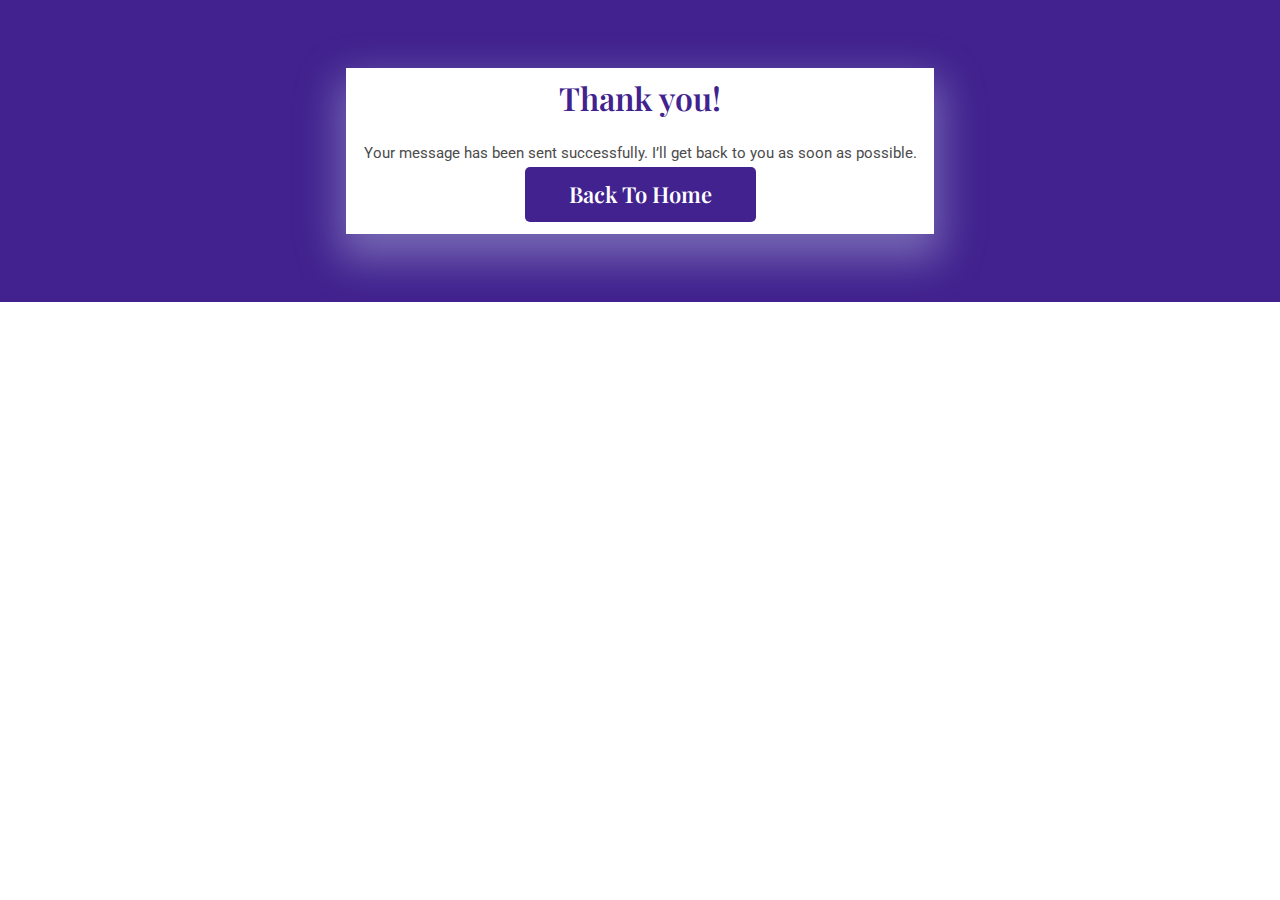
<file: thanks.html>
<!DOCTYPE html>
<html lang="en">
<head>
  <meta charset="utf-8">
  <title>Thank You | Israt Mojlish</title>

  <!-- Mobile responsive -->
  <meta name="viewport" content="width=device-width, initial-scale=1, maximum-scale=1">

  <!-- Bulma CSS -->
  <link rel="stylesheet" href="plugins/bulma/bulma.min.css">

  <!-- Main stylesheet (keeps site look consistent) -->
  <link href="css/style.css" rel="stylesheet">

  <!-- Favicon -->
  <link rel="shortcut icon" href="images/favicon.ico" type="image/x-icon">
  <link rel="icon" href="images/favicon.ico" type="image/x-icon">
</head>

<body>

<section class="section has-background-primary is-fullheight">
  <div class="container">
    <div class="columns is-centered is-vcentered is-fullheight">
      <div class="column is-6 has-text-centered has-background-white p-6 shadow">
        <h1 class="title has-text-primary">Thank you!</h1>
        <p class="mb-4">
          Your message has been sent successfully.  
          I’ll get back to you as soon as possible.
        </p>
        <a href="index.html" class="button is-primary mt-3">
          Back to Home
        </a>
      </div>
    </div>
  </div>
</section>

</body>
</html>
</file>
<file: plugins/themify-icons/themify-icons.css>
@font-face{font-family:themify;src:url(fonts/themify.eot?-fvbane);src:url(fonts/themify.eot?#iefix-fvbane) format('embedded-opentype'),url(fonts/themify.woff?-fvbane) format('woff'),url(fonts/themify.ttf?-fvbane) format('truetype'),url(fonts/themify.svg?-fvbane#themify) format('svg');font-weight:400;font-style:normal}[class*=" ti-"],[class^=ti-]{font-family:themify;speak:none;font-style:normal;font-weight:400;font-variant:normal;text-transform:none;line-height:1;-webkit-font-smoothing:antialiased;-moz-osx-font-smoothing:grayscale}.ti-wand:before{content:"\e600"}.ti-volume:before{content:"\e601"}.ti-user:before{content:"\e602"}.ti-unlock:before{content:"\e603"}.ti-unlink:before{content:"\e604"}.ti-trash:before{content:"\e605"}.ti-thought:before{content:"\e606"}.ti-target:before{content:"\e607"}.ti-tag:before{content:"\e608"}.ti-tablet:before{content:"\e609"}.ti-star:before{content:"\e60a"}.ti-spray:before{content:"\e60b"}.ti-signal:before{content:"\e60c"}.ti-shopping-cart:before{content:"\e60d"}.ti-shopping-cart-full:before{content:"\e60e"}.ti-settings:before{content:"\e60f"}.ti-search:before{content:"\e610"}.ti-zoom-in:before{content:"\e611"}.ti-zoom-out:before{content:"\e612"}.ti-cut:before{content:"\e613"}.ti-ruler:before{content:"\e614"}.ti-ruler-pencil:before{content:"\e615"}.ti-ruler-alt:before{content:"\e616"}.ti-bookmark:before{content:"\e617"}.ti-bookmark-alt:before{content:"\e618"}.ti-reload:before{content:"\e619"}.ti-plus:before{content:"\e61a"}.ti-pin:before{content:"\e61b"}.ti-pencil:before{content:"\e61c"}.ti-pencil-alt:before{content:"\e61d"}.ti-paint-roller:before{content:"\e61e"}.ti-paint-bucket:before{content:"\e61f"}.ti-na:before{content:"\e620"}.ti-mobile:before{content:"\e621"}.ti-minus:before{content:"\e622"}.ti-medall:before{content:"\e623"}.ti-medall-alt:before{content:"\e624"}.ti-marker:before{content:"\e625"}.ti-marker-alt:before{content:"\e626"}.ti-arrow-up:before{content:"\e627"}.ti-arrow-right:before{content:"\e628"}.ti-arrow-left:before{content:"\e629"}.ti-arrow-down:before{content:"\e62a"}.ti-lock:before{content:"\e62b"}.ti-location-arrow:before{content:"\e62c"}.ti-link:before{content:"\e62d"}.ti-layout:before{content:"\e62e"}.ti-layers:before{content:"\e62f"}.ti-layers-alt:before{content:"\e630"}.ti-key:before{content:"\e631"}.ti-import:before{content:"\e632"}.ti-image:before{content:"\e633"}.ti-heart:before{content:"\e634"}.ti-heart-broken:before{content:"\e635"}.ti-hand-stop:before{content:"\e636"}.ti-hand-open:before{content:"\e637"}.ti-hand-drag:before{content:"\e638"}.ti-folder:before{content:"\e639"}.ti-flag:before{content:"\e63a"}.ti-flag-alt:before{content:"\e63b"}.ti-flag-alt-2:before{content:"\e63c"}.ti-eye:before{content:"\e63d"}.ti-export:before{content:"\e63e"}.ti-exchange-vertical:before{content:"\e63f"}.ti-desktop:before{content:"\e640"}.ti-cup:before{content:"\e641"}.ti-crown:before{content:"\e642"}.ti-comments:before{content:"\e643"}.ti-comment:before{content:"\e644"}.ti-comment-alt:before{content:"\e645"}.ti-close:before{content:"\e646"}.ti-clip:before{content:"\e647"}.ti-angle-up:before{content:"\e648"}.ti-angle-right:before{content:"\e649"}.ti-angle-left:before{content:"\e64a"}.ti-angle-down:before{content:"\e64b"}.ti-check:before{content:"\e64c"}.ti-check-box:before{content:"\e64d"}.ti-camera:before{content:"\e64e"}.ti-announcement:before{content:"\e64f"}.ti-brush:before{content:"\e650"}.ti-briefcase:before{content:"\e651"}.ti-bolt:before{content:"\e652"}.ti-bolt-alt:before{content:"\e653"}.ti-blackboard:before{content:"\e654"}.ti-bag:before{content:"\e655"}.ti-move:before{content:"\e656"}.ti-arrows-vertical:before{content:"\e657"}.ti-arrows-horizontal:before{content:"\e658"}.ti-fullscreen:before{content:"\e659"}.ti-arrow-top-right:before{content:"\e65a"}.ti-arrow-top-left:before{content:"\e65b"}.ti-arrow-circle-up:before{content:"\e65c"}.ti-arrow-circle-right:before{content:"\e65d"}.ti-arrow-circle-left:before{content:"\e65e"}.ti-arrow-circle-down:before{content:"\e65f"}.ti-angle-double-up:before{content:"\e660"}.ti-angle-double-right:before{content:"\e661"}.ti-angle-double-left:before{content:"\e662"}.ti-angle-double-down:before{content:"\e663"}.ti-zip:before{content:"\e664"}.ti-world:before{content:"\e665"}.ti-wheelchair:before{content:"\e666"}.ti-view-list:before{content:"\e667"}.ti-view-list-alt:before{content:"\e668"}.ti-view-grid:before{content:"\e669"}.ti-uppercase:before{content:"\e66a"}.ti-upload:before{content:"\e66b"}.ti-underline:before{content:"\e66c"}.ti-truck:before{content:"\e66d"}.ti-timer:before{content:"\e66e"}.ti-ticket:before{content:"\e66f"}.ti-thumb-up:before{content:"\e670"}.ti-thumb-down:before{content:"\e671"}.ti-text:before{content:"\e672"}.ti-stats-up:before{content:"\e673"}.ti-stats-down:before{content:"\e674"}.ti-split-v:before{content:"\e675"}.ti-split-h:before{content:"\e676"}.ti-smallcap:before{content:"\e677"}.ti-shine:before{content:"\e678"}.ti-shift-right:before{content:"\e679"}.ti-shift-left:before{content:"\e67a"}.ti-shield:before{content:"\e67b"}.ti-notepad:before{content:"\e67c"}.ti-server:before{content:"\e67d"}.ti-quote-right:before{content:"\e67e"}.ti-quote-left:before{content:"\e67f"}.ti-pulse:before{content:"\e680"}.ti-printer:before{content:"\e681"}.ti-power-off:before{content:"\e682"}.ti-plug:before{content:"\e683"}.ti-pie-chart:before{content:"\e684"}.ti-paragraph:before{content:"\e685"}.ti-panel:before{content:"\e686"}.ti-package:before{content:"\e687"}.ti-music:before{content:"\e688"}.ti-music-alt:before{content:"\e689"}.ti-mouse:before{content:"\e68a"}.ti-mouse-alt:before{content:"\e68b"}.ti-money:before{content:"\e68c"}.ti-microphone:before{content:"\e68d"}.ti-menu:before{content:"\e68e"}.ti-menu-alt:before{content:"\e68f"}.ti-map:before{content:"\e690"}.ti-map-alt:before{content:"\e691"}.ti-loop:before{content:"\e692"}.ti-location-pin:before{content:"\e693"}.ti-list:before{content:"\e694"}.ti-light-bulb:before{content:"\e695"}.ti-Italic:before{content:"\e696"}.ti-info:before{content:"\e697"}.ti-infinite:before{content:"\e698"}.ti-id-badge:before{content:"\e699"}.ti-hummer:before{content:"\e69a"}.ti-home:before{content:"\e69b"}.ti-help:before{content:"\e69c"}.ti-headphone:before{content:"\e69d"}.ti-harddrives:before{content:"\e69e"}.ti-harddrive:before{content:"\e69f"}.ti-gift:before{content:"\e6a0"}.ti-game:before{content:"\e6a1"}.ti-filter:before{content:"\e6a2"}.ti-files:before{content:"\e6a3"}.ti-file:before{content:"\e6a4"}.ti-eraser:before{content:"\e6a5"}.ti-envelope:before{content:"\e6a6"}.ti-download:before{content:"\e6a7"}.ti-direction:before{content:"\e6a8"}.ti-direction-alt:before{content:"\e6a9"}.ti-dashboard:before{content:"\e6aa"}.ti-control-stop:before{content:"\e6ab"}.ti-control-shuffle:before{content:"\e6ac"}.ti-control-play:before{content:"\e6ad"}.ti-control-pause:before{content:"\e6ae"}.ti-control-forward:before{content:"\e6af"}.ti-control-backward:before{content:"\e6b0"}.ti-cloud:before{content:"\e6b1"}.ti-cloud-up:before{content:"\e6b2"}.ti-cloud-down:before{content:"\e6b3"}.ti-clipboard:before{content:"\e6b4"}.ti-car:before{content:"\e6b5"}.ti-calendar:before{content:"\e6b6"}.ti-book:before{content:"\e6b7"}.ti-bell:before{content:"\e6b8"}.ti-basketball:before{content:"\e6b9"}.ti-bar-chart:before{content:"\e6ba"}.ti-bar-chart-alt:before{content:"\e6bb"}.ti-back-right:before{content:"\e6bc"}.ti-back-left:before{content:"\e6bd"}.ti-arrows-corner:before{content:"\e6be"}.ti-archive:before{content:"\e6bf"}.ti-anchor:before{content:"\e6c0"}.ti-align-right:before{content:"\e6c1"}.ti-align-left:before{content:"\e6c2"}.ti-align-justify:before{content:"\e6c3"}.ti-align-center:before{content:"\e6c4"}.ti-alert:before{content:"\e6c5"}.ti-alarm-clock:before{content:"\e6c6"}.ti-agenda:before{content:"\e6c7"}.ti-write:before{content:"\e6c8"}.ti-window:before{content:"\e6c9"}.ti-widgetized:before{content:"\e6ca"}.ti-widget:before{content:"\e6cb"}.ti-widget-alt:before{content:"\e6cc"}.ti-wallet:before{content:"\e6cd"}.ti-video-clapper:before{content:"\e6ce"}.ti-video-camera:before{content:"\e6cf"}.ti-vector:before{content:"\e6d0"}.ti-themify-logo:before{content:"\e6d1"}.ti-themify-favicon:before{content:"\e6d2"}.ti-themify-favicon-alt:before{content:"\e6d3"}.ti-support:before{content:"\e6d4"}.ti-stamp:before{content:"\e6d5"}.ti-split-v-alt:before{content:"\e6d6"}.ti-slice:before{content:"\e6d7"}.ti-shortcode:before{content:"\e6d8"}.ti-shift-right-alt:before{content:"\e6d9"}.ti-shift-left-alt:before{content:"\e6da"}.ti-ruler-alt-2:before{content:"\e6db"}.ti-receipt:before{content:"\e6dc"}.ti-pin2:before{content:"\e6dd"}.ti-pin-alt:before{content:"\e6de"}.ti-pencil-alt2:before{content:"\e6df"}.ti-palette:before{content:"\e6e0"}.ti-more:before{content:"\e6e1"}.ti-more-alt:before{content:"\e6e2"}.ti-microphone-alt:before{content:"\e6e3"}.ti-magnet:before{content:"\e6e4"}.ti-line-double:before{content:"\e6e5"}.ti-line-dotted:before{content:"\e6e6"}.ti-line-dashed:before{content:"\e6e7"}.ti-layout-width-full:before{content:"\e6e8"}.ti-layout-width-default:before{content:"\e6e9"}.ti-layout-width-default-alt:before{content:"\e6ea"}.ti-layout-tab:before{content:"\e6eb"}.ti-layout-tab-window:before{content:"\e6ec"}.ti-layout-tab-v:before{content:"\e6ed"}.ti-layout-tab-min:before{content:"\e6ee"}.ti-layout-slider:before{content:"\e6ef"}.ti-layout-slider-alt:before{content:"\e6f0"}.ti-layout-sidebar-right:before{content:"\e6f1"}.ti-layout-sidebar-none:before{content:"\e6f2"}.ti-layout-sidebar-left:before{content:"\e6f3"}.ti-layout-placeholder:before{content:"\e6f4"}.ti-layout-menu:before{content:"\e6f5"}.ti-layout-menu-v:before{content:"\e6f6"}.ti-layout-menu-separated:before{content:"\e6f7"}.ti-layout-menu-full:before{content:"\e6f8"}.ti-layout-media-right-alt:before{content:"\e6f9"}.ti-layout-media-right:before{content:"\e6fa"}.ti-layout-media-overlay:before{content:"\e6fb"}.ti-layout-media-overlay-alt:before{content:"\e6fc"}.ti-layout-media-overlay-alt-2:before{content:"\e6fd"}.ti-layout-media-left-alt:before{content:"\e6fe"}.ti-layout-media-left:before{content:"\e6ff"}.ti-layout-media-center-alt:before{content:"\e700"}.ti-layout-media-center:before{content:"\e701"}.ti-layout-list-thumb:before{content:"\e702"}.ti-layout-list-thumb-alt:before{content:"\e703"}.ti-layout-list-post:before{content:"\e704"}.ti-layout-list-large-image:before{content:"\e705"}.ti-layout-line-solid:before{content:"\e706"}.ti-layout-grid4:before{content:"\e707"}.ti-layout-grid3:before{content:"\e708"}.ti-layout-grid2:before{content:"\e709"}.ti-layout-grid2-thumb:before{content:"\e70a"}.ti-layout-cta-right:before{content:"\e70b"}.ti-layout-cta-left:before{content:"\e70c"}.ti-layout-cta-center:before{content:"\e70d"}.ti-layout-cta-btn-right:before{content:"\e70e"}.ti-layout-cta-btn-left:before{content:"\e70f"}.ti-layout-column4:before{content:"\e710"}.ti-layout-column3:before{content:"\e711"}.ti-layout-column2:before{content:"\e712"}.ti-layout-accordion-separated:before{content:"\e713"}.ti-layout-accordion-merged:before{content:"\e714"}.ti-layout-accordion-list:before{content:"\e715"}.ti-ink-pen:before{content:"\e716"}.ti-info-alt:before{content:"\e717"}.ti-help-alt:before{content:"\e718"}.ti-headphone-alt:before{content:"\e719"}.ti-hand-point-up:before{content:"\e71a"}.ti-hand-point-right:before{content:"\e71b"}.ti-hand-point-left:before{content:"\e71c"}.ti-hand-point-down:before{content:"\e71d"}.ti-gallery:before{content:"\e71e"}.ti-face-smile:before{content:"\e71f"}.ti-face-sad:before{content:"\e720"}.ti-credit-card:before{content:"\e721"}.ti-control-skip-forward:before{content:"\e722"}.ti-control-skip-backward:before{content:"\e723"}.ti-control-record:before{content:"\e724"}.ti-control-eject:before{content:"\e725"}.ti-comments-smiley:before{content:"\e726"}.ti-brush-alt:before{content:"\e727"}.ti-youtube:before{content:"\e728"}.ti-vimeo:before{content:"\e729"}.ti-twitter:before{content:"\e72a"}.ti-time:before{content:"\e72b"}.ti-tumblr:before{content:"\e72c"}.ti-skype:before{content:"\e72d"}.ti-share:before{content:"\e72e"}.ti-share-alt:before{content:"\e72f"}.ti-rocket:before{content:"\e730"}.ti-pinterest:before{content:"\e731"}.ti-new-window:before{content:"\e732"}.ti-microsoft:before{content:"\e733"}.ti-list-ol:before{content:"\e734"}.ti-linkedin:before{content:"\e735"}.ti-layout-sidebar-2:before{content:"\e736"}.ti-layout-grid4-alt:before{content:"\e737"}.ti-layout-grid3-alt:before{content:"\e738"}.ti-layout-grid2-alt:before{content:"\e739"}.ti-layout-column4-alt:before{content:"\e73a"}.ti-layout-column3-alt:before{content:"\e73b"}.ti-layout-column2-alt:before{content:"\e73c"}.ti-instagram:before{content:"\e73d"}.ti-google:before{content:"\e73e"}.ti-github:before{content:"\e73f"}.ti-flickr:before{content:"\e740"}.ti-facebook:before{content:"\e741"}.ti-dropbox:before{content:"\e742"}.ti-dribbble:before{content:"\e743"}.ti-apple:before{content:"\e744"}.ti-android:before{content:"\e745"}.ti-save:before{content:"\e746"}.ti-save-alt:before{content:"\e747"}.ti-yahoo:before{content:"\e748"}.ti-wordpress:before{content:"\e749"}.ti-vimeo-alt:before{content:"\e74a"}.ti-twitter-alt:before{content:"\e74b"}.ti-tumblr-alt:before{content:"\e74c"}.ti-trello:before{content:"\e74d"}.ti-stack-overflow:before{content:"\e74e"}.ti-soundcloud:before{content:"\e74f"}.ti-sharethis:before{content:"\e750"}.ti-sharethis-alt:before{content:"\e751"}.ti-reddit:before{content:"\e752"}.ti-pinterest-alt:before{content:"\e753"}.ti-microsoft-alt:before{content:"\e754"}.ti-linux:before{content:"\e755"}.ti-jsfiddle:before{content:"\e756"}.ti-joomla:before{content:"\e757"}.ti-html5:before{content:"\e758"}.ti-flickr-alt:before{content:"\e759"}.ti-email:before{content:"\e75a"}.ti-drupal:before{content:"\e75b"}.ti-dropbox-alt:before{content:"\e75c"}.ti-css3:before{content:"\e75d"}.ti-rss:before{content:"\e75e"}.ti-rss-alt:before{content:"\e75f"}
</file>
<file: css/style.css>
/*!------------------------------------------------------------------
[MAIN STYLESHEET]

PROJECT:	Project Name
VERSION:	Versoin Number
-------------------------------------------------------------------*/
/*------------------------------------------------------------------
[TABLE OF CONTENTS]
-------------------------------------------------------------------*/
/*  typography */
@import url("https://fonts.googleapis.com/css?family=Playfair+Display:700|Roboto:400");
body {
  line-height: 1.2;
  font-family: "Roboto", sans-serif;
  -webkit-font-smoothing: antialiased;
  font-size: 15px;
  color: #4c4c4c;
}

p, .paragraph {
  font-weight: 400;
  color: #4c4c4c;
  font-size: 15px;
  line-height: 1.8;
  font-family: "Roboto", sans-serif;
}
p-lg, .paragraph-lg {
  font-size: 22px;
}

h1, h2, h3, h4, h5, h6 {
  color: #000;
  font-family: "Playfair Display", serif;
  line-height: 1.2;
}

h1, .h1 {
  font-size: 80px;
}
@media (max-width: 991px) {
  h1, .h1 {
    font-size: 65px;
  }
}

h2, .h2 {
  font-size: 60px;
}
@media (max-width: 991px) {
  h2, .h2 {
    font-size: 50px;
  }
}

h3, .h3 {
  font-size: 40px;
}

h4, .h4 {
  font-size: 22px;
}

h5, .h5 {
  font-size: 18px;
}

h6, .h6 {
  font-size: 14px;
}

/* Button style */
.button {
  font-size: 22px;
  font-family: "Playfair Display", serif;
  text-transform: capitalize;
  padding: 16px 44px;
  border-radius: 5px;
  font-weight: 600;
  border: 0;
  position: relative;
  z-index: 1;
  transition: 0.2s ease;
}
.button:focus {
  outline: 0;
  box-shadow: none !important;
}
.button:active {
  box-shadow: none;
}
.button.is-small {
  font-size: 15px;
  padding: 10px 30px;
}
.button.is-extra-small {
  padding: 5px 10px;
  font-size: 15px;
}
.button.is-primary {
  background-color: #41228e;
  color: #fff;
}
.button.is-primary:active {
  background-color: #542cb7 !important;
}
.button.is-primary:hover {
  background-color: #542cb7;
}
.button.is-primary.focus, .button.is-primary.is-active {
  background-color: #542cb7 !important;
  box-shadow: none !important;
}
.button.is-link {
  background-color: transparent;
  color: #41228e;
  font-weight: bold;
  padding-left: 0;
  padding-right: 0;
}
.button.is-link:active, .button.is-link:hover {
  color: #41228e;
  background: transparent;
}

body {
  background-color: #fff;
  overflow-x: hidden;
}

::-moz-selection {
  background: #542cb7;
  color: #fff;
}

::selection {
  background: #542cb7;
  color: #fff;
}

/* preloader */
.preloader {
  position: fixed;
  top: 0;
  left: 0;
  right: 0;
  bottom: 0;
  background-color: #fff;
  z-index: 999;
  display: flex;
  align-items: center;
  justify-content: center;
}

ol,
ul {
  list-style-type: none;
  margin: 0px;
}

img {
  vertical-align: middle;
  border: 0;
}

a,
a:hover,
a:focus {
  text-decoration: none;
}

a,
button,
select {
  cursor: pointer;
  transition: 0.2s ease;
}
a:focus,
button:focus,
select:focus {
  outline: 0;
}

a.text-dark:hover {
  color: #41228e !important;
}

a:hover {
  color: #41228e;
}

.slick-slide {
  outline: 0;
}

.section {
  padding-top: 80px;
  padding-bottom: 80px;
}
.section-title {
  margin-bottom: 80px;
  font-family: "Playfair Display", serif;
}
.section.is-small {
  padding-top: 40px;
  padding-bottom: 40px;
}

.has-background-cover {
  background-size: cover;
  background-position: center center;
  background-repeat: no-repeat;
}

/* overlay */
.overlay {
  position: relative;
}
.overlay::before {
  position: absolute;
  content: "";
  height: 100%;
  width: 100%;
  top: 0;
  left: 0;
  background: #000;
  opacity: 0.5;
}

.outline-0 {
  outline: 0 !important;
}

.d-unset {
  display: unset !important;
}

.has-background-primary {
  background: #41228e !important;
}

.has-background-gray {
  background: #eaeaea !important;
}

.has-text-primary {
  color: #41228e !important;
}

.has-text-color {
  color: #4c4c4c;
}

.has-text-dark {
  color: #000 !important;
}

.has-text-light {
  color: #999999 !important;
}

.mb-10 {
  margin-bottom: 10px !important;
}

.mb-20 {
  margin-bottom: 20px !important;
}

.mb-30 {
  margin-bottom: 30px !important;
}

.mb-40 {
  margin-bottom: 40px !important;
}

.mb-50 {
  margin-bottom: 50px !important;
}

.mb-60 {
  margin-bottom: 60px !important;
}

.mb-70 {
  margin-bottom: 70px !important;
}

.mb-80 {
  margin-bottom: 80px !important;
}

.mb-90 {
  margin-bottom: 90px !important;
}

.mb-100 {
  margin-bottom: 100px !important;
}

.mr-20 {
  margin-right: 20px;
}

.zindex-1 {
  z-index: 1;
}

.rounded-lg {
  border-radius: 15px;
}

.overflow-hidden {
  overflow: hidden;
}

.font-secondary {
  font-family: "Playfair Display", serif !important;
}

.font-tertiary {
  font-family: "Playfair Display", serif !important;
}

.shadow {
  box-shadow: 0px 18px 39.1px 6.9px rgba(224, 241, 255, 0.34) !important;
}

.bg-dark {
  background-color: #222222 !important;
}

/* icon */
.icon {
  font-size: 45px;
  height: unset;
  width: unset;
}

.icon-bg {
  height: 100px;
  width: 100px;
  line-height: 100px;
  text-align: center;
}

.icon-light {
  color: #c8d5ef;
}

/* /icon */
/* slick slider */
.slick-dots {
  text-align: center;
  padding-left: 0;
}
.slick-dots li {
  display: inline-block;
  margin: 2px;
}
.slick-dots li.slick-active button {
  background: #fff;
  width: 25px;
}
.slick-dots li button {
  height: 6px;
  width: 12px;
  background: rgba(255, 255, 255, 0.5);
  color: transparent;
  border-radius: 10px;
  overflow: hidden;
  transition: 0.2s ease;
  border: 0;
}

/* /slick slider */
/* form */
.input {
  border: 0;
  border-radius: 0;
  border-bottom: 1px solid #c7c7c7;
  height: 60px;
  box-shadow: none;
}
.input:focus {
  border-color: #41228e;
  outline: 0;
  box-shadow: none !important;
}

textarea.input {
  height: 120px;
}

/* /form */
/* card */
.card {
  border: 0;
}
.card-header {
  border: 0;
}
.card-footer {
  border: 0;
}

/* /card */
.list-hero-social {
  position: relative;
  z-index: 1;
  background: transparent;
  box-shadow: none;
  border: none;
  width: 40px;
  margin: 30px 0 0 50px;
}
.list-hero-social .list-item {
  border: none;
  background: transparent;
}

.is-rounded {
  border-radius: 50%;
}

.image.is-full {
  width: 100%;
}

.has-border-top {
  border-top: 1px solid #c7c7c7;
}

.has-border-bottom {
  border-bottom: 1px solid #c7c7c7;
}

.is-border-dark {
  border-color: #343a40 !important;
}

.is-border-white {
  border-color: #fff !important;
}

.has-padding-top-15 {
  padding-top: 15px;
}

.has-padding-20 {
  padding: 20px;
}

.buttons .button input {
  width: 0;
  visibility: hidden;
}

.navbar {
  padding: 40px 130px;
  transition: 0.3s ease;
  background: transparent !important;
}
.navbar.nav-bg {
  background-color: #41228e !important;
  padding: 15px 100px;
}
@media (max-width: 991px) {
  .navbar.nav-bg {
    padding: 15px 20px;
  }
}
@media (max-width: 991px) {
  .navbar {
    padding: 20px;
    background: #41228e !important;
  }
}
.navbar-item {
  text-transform: uppercase;
}
.navbar-item:hover {
  background-color: transparent !important;
}

.hero-area {
  padding: 300px 0 200px;
  position: relative;
}
@media (max-width: 767px) {
  .hero-area {
    padding: 250px 0 150px;
    overflow: hidden;
  }
}
.hero-area h1 {
  position: relative;
  z-index: 2;
}

.layer {
  position: absolute;
  z-index: 1;
}

#l1 {
  bottom: 0;
  left: 0;
}

#l2 {
  top: 190px;
  left: -250px;
}

#l3 {
  top: 200px;
  left: 40%;
}

#l4 {
  top: 200px;
  right: 40%;
}

#l5 {
  top: 100px;
  right: -150px;
}

#l6 {
  bottom: -20px;
  left: 10%;
}

#l7 {
  bottom: 100px;
  left: 20%;
}

#l8 {
  bottom: 160px;
  right: 45%;
}

#l9 {
  bottom: 100px;
  right: -10px;
}

.layer-bg {
  position: absolute;
  bottom: 0;
  left: 0;
}

/* skills */
.progress-wrapper {
  height: 130px;
  overflow: hidden;
}

.wave {
  position: absolute;
  width: 100%;
  height: 100%;
}
.wave::before, .wave::after {
  content: "";
  position: absolute;
  width: 800px;
  height: 800px;
  bottom: 0;
  left: 50%;
  background-color: rgba(255, 255, 255, 0.4);
  border-radius: 45%;
  transform: translateX(-50%) rotate(0);
  -webkit-animation: rotate 6s linear infinite;
          animation: rotate 6s linear infinite;
  z-index: 10;
}
.wave::after {
  border-radius: 47%;
  background-color: rgba(255, 255, 255, 0.9);
  transform: translateX(-50%) rotate(0);
  -webkit-animation: rotate 10s linear -5s infinite;
          animation: rotate 10s linear -5s infinite;
  z-index: 20;
}

@-webkit-keyframes rotate {
  50% {
    transform: translateX(-50%) rotate(180deg);
  }
  100% {
    transform: translateX(-50%) rotate(360deg);
  }
}

@keyframes rotate {
  50% {
    transform: translateX(-50%) rotate(180deg);
  }
  100% {
    transform: translateX(-50%) rotate(360deg);
  }
}
/* /skills */
/* education */
.edu-bg-image {
  position: absolute;
  left: 0;
  top: -200px;
}

/* /education */
/* service */
.hover-bg-primary {
  transition: 0.3s ease;
}
.hover-bg-primary:hover {
  background: #41228e;
}
.hover-bg-primary:hover * {
  color: #fff;
}

.active-bg-primary {
  transition: 0.3s ease;
  background: #41228e;
}
.active-bg-primary * {
  color: #fff;
}

.hover-shadow {
  transition: 0.2s ease;
}
.hover-shadow:hover {
  box-shadow: 0px 18px 40px 8px rgba(224, 241, 255, 0.54) !important;
}

/* /service */
/* portfolio */
.hover-wrapper {
  overflow: hidden;
}
.hover-wrapper img {
  transition: 0.3s ease;
  transform: scale(1.1);
}
.hover-wrapper:hover img {
  transform: scale(1);
}
.hover-wrapper:hover .hover-overlay {
  opacity: 1;
  visibility: visible;
}

.hover-overlay {
  position: absolute;
  height: 100%;
  width: 100%;
  border-radius: inherit;
  top: 0;
  left: 0;
  background: rgba(0, 0, 0, 0.3);
  opacity: 0;
  visibility: hidden;
  transition: 0.3s ease;
}

.hover-content {
  position: absolute;
  top: 50%;
  transform: translateY(-50%);
  left: 0;
  right: 0;
  text-align: center;
}

/* /portfolio */
/* testimonial */
.testimonial-content strong {
  color: #2bfdff;
  font-weight: normal;
}

.testimonial-bg-shapes .container {
  position: relative;
  z-index: 1;
}
.testimonial-bg-shapes .bg-map {
  position: absolute;
  left: 50%;
  top: 50%;
  transform: translate(-50%, -50%);
}
.testimonial-bg-shapes .bg-shape-1 {
  position: absolute;
  left: 100px;
  top: -50px;
}
.testimonial-bg-shapes .bg-shape-2 {
  position: absolute;
  right: 150px;
  top: 50px;
}
.testimonial-bg-shapes .bg-shape-3 {
  position: absolute;
  right: 50px;
  top: 200px;
}
.testimonial-bg-shapes .bg-shape-4 {
  position: absolute;
  left: 100px;
  bottom: 200px;
}
.testimonial-bg-shapes .bg-shape-5 {
  position: absolute;
  right: 200px;
  bottom: -50px;
}

/* /testimonial */
/* footer */
.footer-section {
  padding-top: 200px;
}

.section-on-footer {
  margin-bottom: -250px;
}

.shadow-down {
  position: relative;
}
.shadow-down::before {
  position: absolute;
  content: "";
  box-shadow: 0px 0px 80.75px 14.25px rgba(224, 241, 255, 0.34);
  height: 100%;
  width: 100%;
  left: 0;
  top: 0;
  z-index: -1;
}

/* /footer */
.card-lg {
  flex-direction: row-reverse;
  align-items: center;
}
@media (max-width: 991px) {
  .card-lg {
    flex-direction: column;
  }
}

blockquote {
  display: inline-block;
  padding: 10px 20px;
  background: #eaeaea;
  border-left: 2px solid #41228e;
  font-style: italic;
  font-size: 22px;
}

.content * {
  margin-bottom: 20px;
}
.content strong {
  font-family: "Playfair Display", serif;
  font-size: 22px;
  font-weight: normal;
  color: #000;
  display: inherit;
  line-height: 1.5;
}

.page-title-alt {
  padding: 350px 0 70px;
}

.border-thick {
  border: 10px solid;
}

.drag-lg-top {
  margin-top: -230px;
}
@media (max-width: 991px) {
  .drag-lg-top {
    margin-top: 0;
  }
}

.page-title-alt .container {
  position: relative;
  z-index: 1;
}
.page-title-alt .bg-shape-1 {
  position: absolute;
  left: 0;
  top: 0;
  height: 100%;
}
.page-title-alt .bg-shape-2 {
  position: absolute;
  left: 70px;
  top: 100px;
}
.page-title-alt .bg-shape-3 {
  position: absolute;
  left: 30%;
  top: 50px;
  transform: rotate(180deg);
}
.page-title-alt .bg-shape-4 {
  position: absolute;
  left: 100px;
  bottom: 100px;
}
.page-title-alt .bg-shape-5 {
  position: absolute;
  left: 40%;
  bottom: -25px;
}
.page-title-alt .bg-shape-6 {
  position: absolute;
  bottom: 100px;
  right: -100px;
}

.page-title {
  padding: 250px 0 150px;
}
.page-title .container {
  position: relative;
  z-index: 1;
}
.page-title .bg-shape-1 {
  position: absolute;
  left: 0;
  bottom: 0;
  width: 100%;
}
.page-title .bg-shape-2 {
  position: absolute;
  left: -20px;
  top: -10px;
}
.page-title .bg-shape-3 {
  position: absolute;
  left: 10%;
  top: 100px;
}
.page-title .bg-shape-4 {
  position: absolute;
  left: 50%;
  top: -20px;
}
.page-title .bg-shape-5 {
  position: absolute;
  left: 90px;
  bottom: -50px;
  transform: rotate(180deg);
}
.page-title .bg-shape-6 {
  position: absolute;
  right: 20%;
  bottom: -20px;
}
.page-title .bg-shape-7 {
  position: absolute;
  right: -220px;
  bottom: -100px;
}

.filter-controls li {
  cursor: pointer;
}
.filter-controls li.active {
  font-weight: bold;
}
/*# sourceMappingURL=style.css.map */

/* ==============================
   NAVBAR ENHANCEMENTS (Israt)
   Paste at END of style.css
================================ */

/* Make nav text cleaner + more premium */
.navbar.is-dark .navbar-item {
  color: #fff !important;
  font-weight: 600;
  letter-spacing: 0.6px;
  font-size: 0.9rem;
  text-transform: uppercase;
  position: relative;
  padding: 0.5rem 0.9rem;
  background: transparent !important; /* prevents random dark blocks */
}

/* Remove Bulma's dark "active" background box */
.navbar.is-dark .navbar-item.is-active {
  background: transparent !important;
  color: #ffd369 !important;
  font-weight: 700;
}

/* Also prevent focus/keyboard selection from turning into a box */
.navbar.is-dark .navbar-item:focus,
.navbar.is-dark .navbar-item:focus-within {
  background: transparent !important;
}

/* Subtle underline hover */
.navbar.is-dark .navbar-item::after {
  content: "";
  position: absolute;
  bottom: 6px;
  left: 50%;
  width: 0;
  height: 2px;
  background-color: #ffd369;
  transition: width 0.3s ease;
  transform: translateX(-50%);
}

.navbar.is-dark .navbar-item:hover::after {
  width: 60%;
}

/* Optional: show underline on active page too */
.navbar.is-dark .navbar-item.is-active::after {
  width: 60%;
}

/* Contact as a button */
.navbar.is-dark .navbar-item.contact-btn {
  background: #ffd369 !important;
  color: #3b2a7a !important;
  border-radius: 999px;
  padding: 0.45rem 1.1rem;
  margin-left: 12px;
  font-weight: 800;
}

/* No underline on the button */
.navbar.is-dark .navbar-item.contact-btn::after {
  display: none;
}

.navbar.is-dark .navbar-item.contact-btn:hover {
  background: #ffe08a !important;
}

/* If Contact is the active page, keep it as a button (not just yellow text) */
.navbar.is-dark .navbar-item.contact-btn.is-active {
  background: #ffe08a !important;
  color: #3b2a7a !important;
}

/* Optional: slightly clearer navbar background on scroll (your theme uses .nav-bg) */
.navbar.nav-bg {
  box-shadow: 0 8px 20px rgba(0,0,0,0.12);
}

.ti-quote-right:before,
.ti-quote-left:before {
  font-family: "themify" !important;
}
</file>
